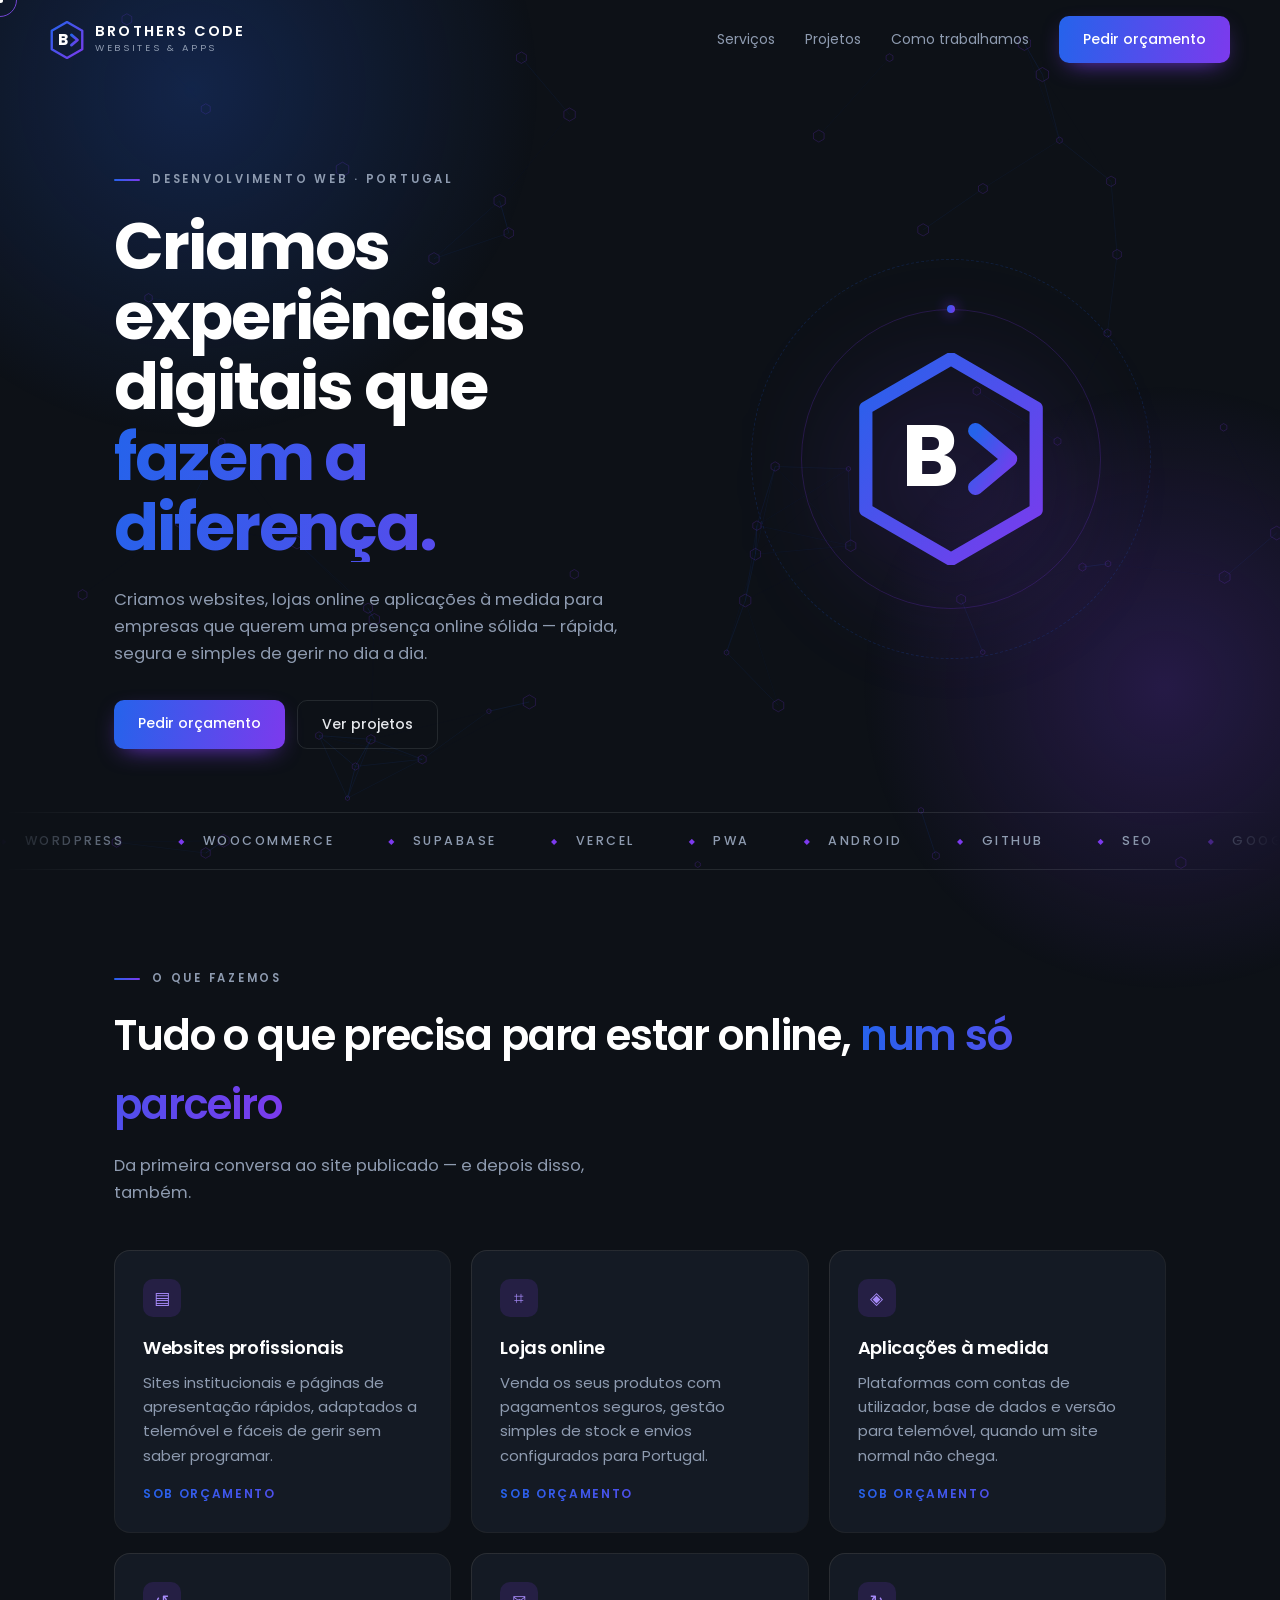
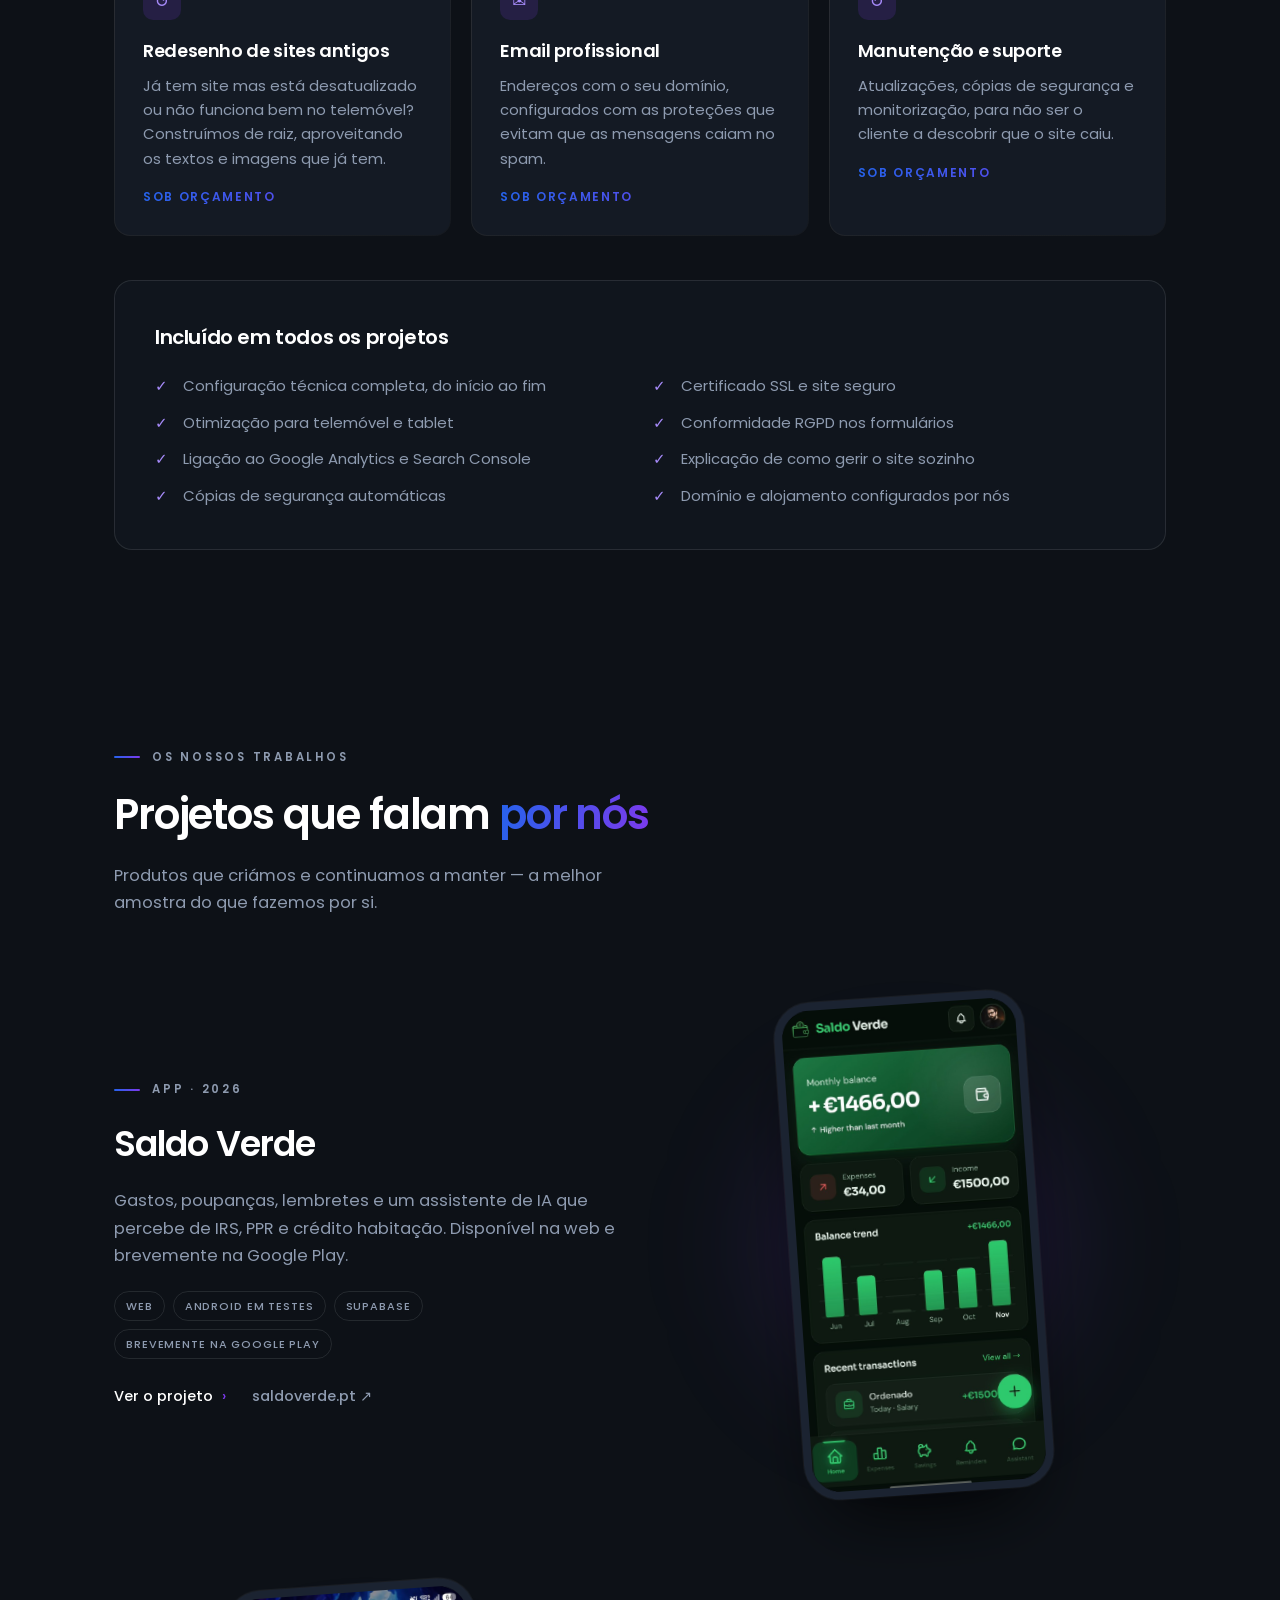
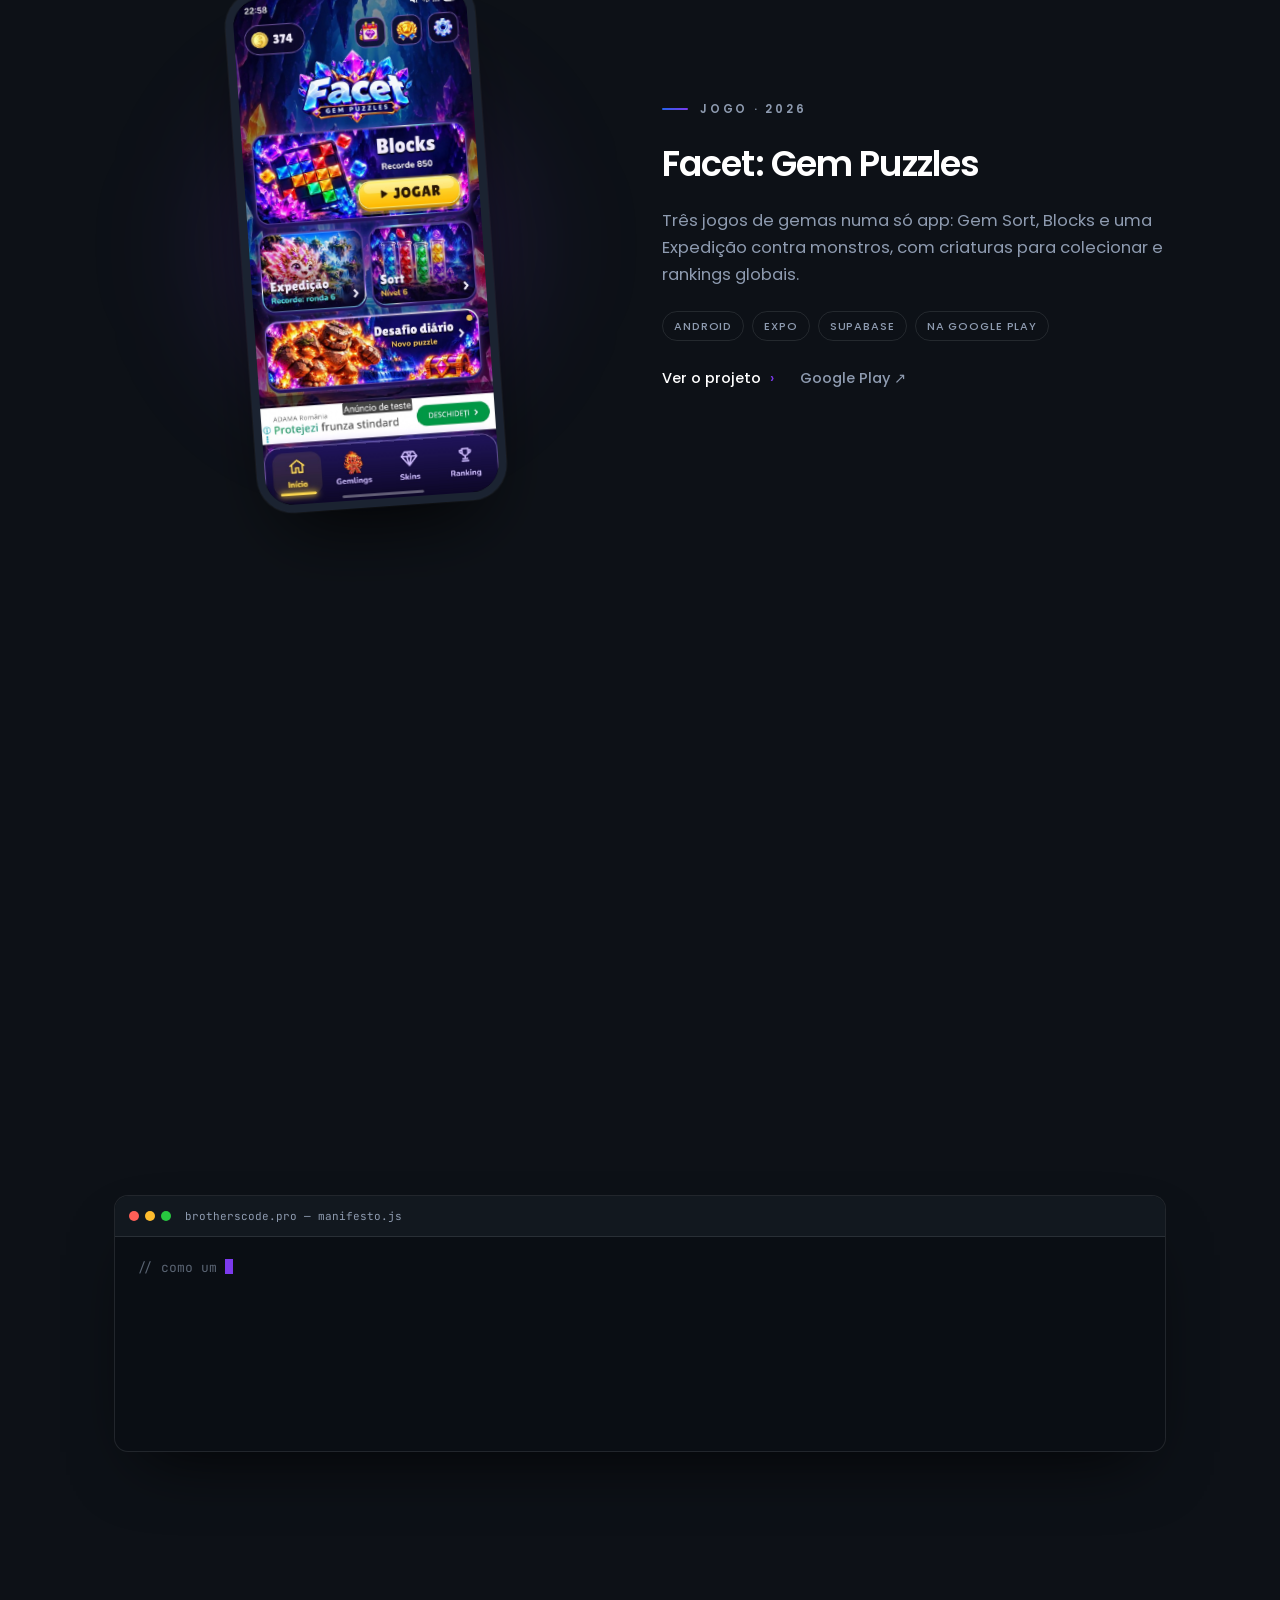
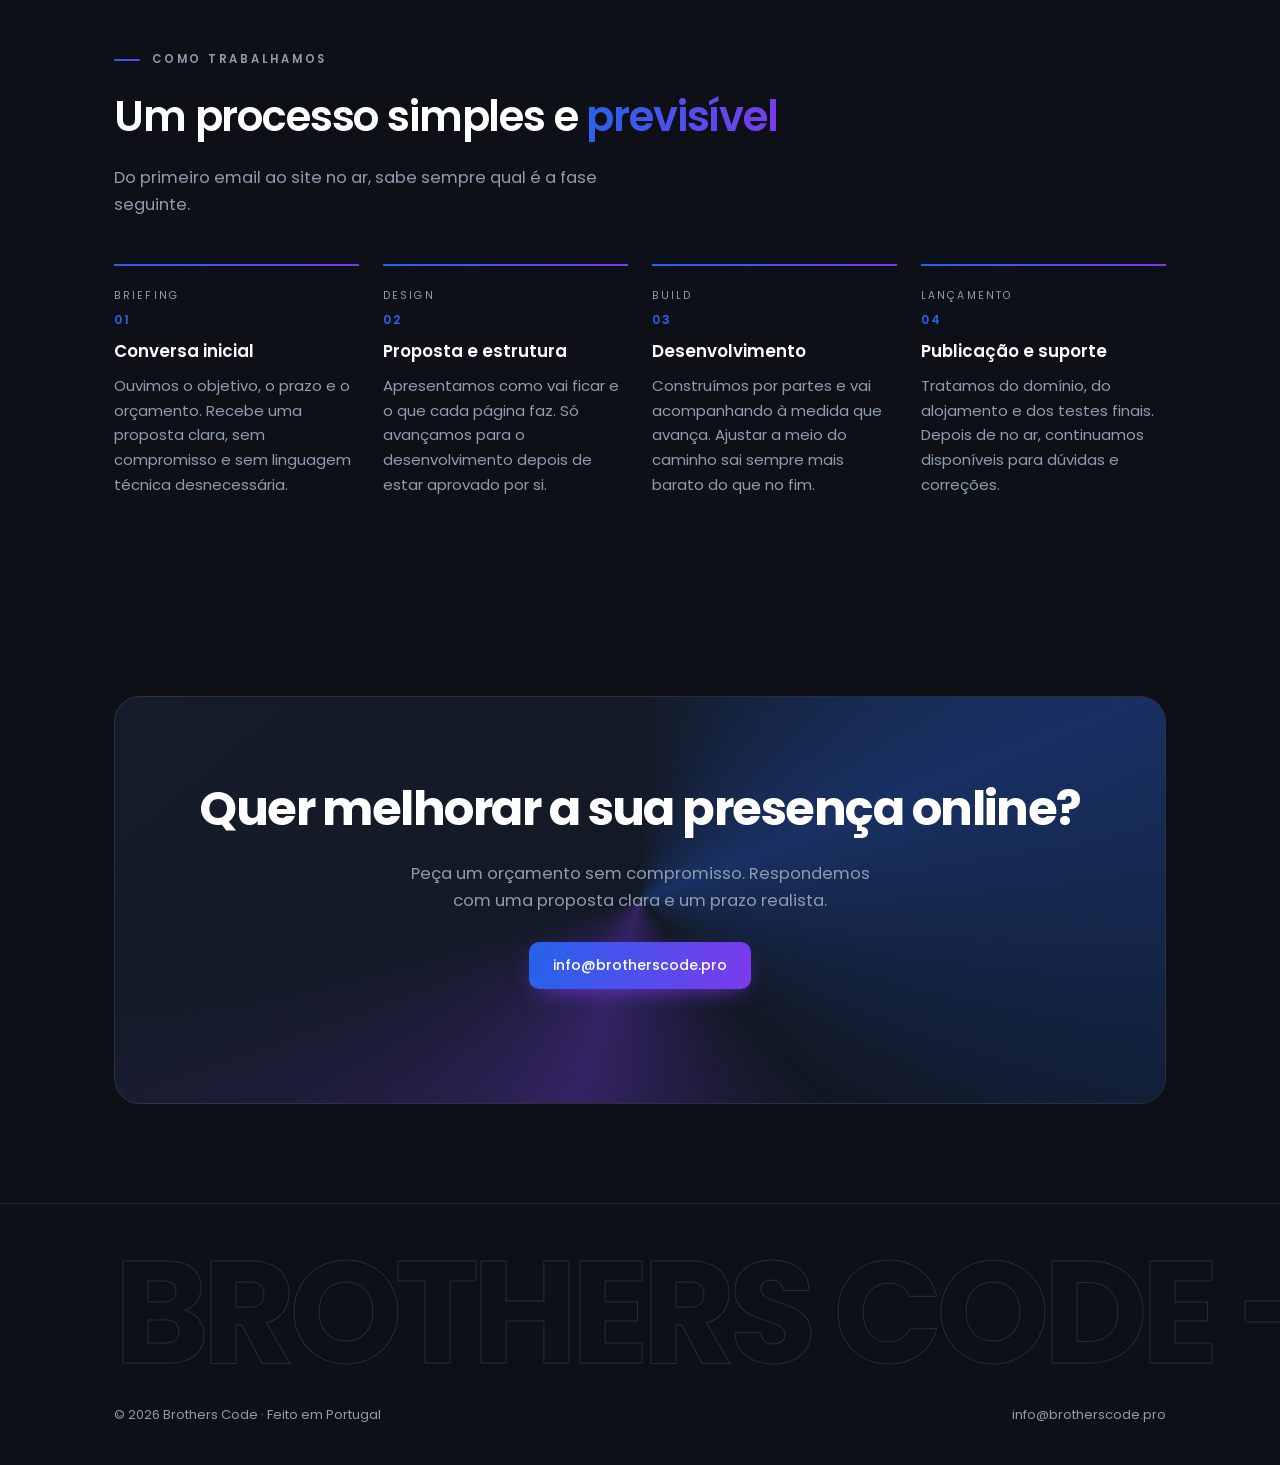
<file: index.html>
<!DOCTYPE html>
<html lang="pt-PT">
<head>
<meta charset="utf-8">
<meta name="viewport" content="width=device-width, initial-scale=1">
<title>Brothers Code — Websites &amp; Apps</title>
<meta name="description" content="Criamos websites, aplicações e lojas online em Portugal. Presença online rápida, segura e simples de gerir.">
<meta name="theme-color" content="#0D1117">
<meta property="og:title" content="Brothers Code — Websites &amp; Apps">
<meta property="og:description" content="Criamos experiências digitais que fazem a diferença.">
<meta property="og:type" content="website">
<meta property="og:url" content="https://brotherscode.pro">
<meta property="og:locale" content="pt_PT">
<meta property="og:site_name" content="Brothers Code">
<meta property="og:image" content="https://brotherscode.pro/brand/og-image.png">
<meta property="og:image:width" content="1200">
<meta property="og:image:height" content="630">
<meta property="og:image:alt" content="Brothers Code — Websites e Apps">
<meta name="twitter:card" content="summary_large_image">
<meta name="twitter:title" content="Brothers Code — Websites &amp; Apps">
<meta name="twitter:description" content="Criamos experiências digitais que fazem a diferença.">
<meta name="twitter:image" content="https://brotherscode.pro/brand/og-image.png">
<link rel="canonical" href="https://brotherscode.pro">
<link rel="icon" href="/brand/favicon.ico" sizes="any">
<link rel="icon" type="image/png" sizes="32x32" href="/brand/favicon-32.png">
<link rel="icon" type="image/png" sizes="16x16" href="/brand/favicon-16.png">
<link rel="apple-touch-icon" href="/brand/apple-touch-icon.png">
<link rel="manifest" href="/brand/site.webmanifest">
<link rel="preconnect" href="https://fonts.googleapis.com">
<link rel="preconnect" href="https://fonts.gstatic.com" crossorigin>
<link href="https://fonts.googleapis.com/css2?family=Poppins:wght@400;500;600;700&family=JetBrains+Mono:wght@400;500&display=swap" rel="stylesheet">
<style>
:root{
  --bg:#0D1117; --panel:#141A24; --panel-2:#1B2331;
  --line:rgba(229,231,235,.11);
  --text:#E5E7EB; --muted:#8E9BB0; --white:#fff;
  --blue:#2563EB; --violet:#7C3AED;
  --grad:linear-gradient(100deg,#2563EB,#7C3AED);
  --pad:clamp(20px,5vw,64px);
  --e:cubic-bezier(.16,.84,.28,1);
}
*{box-sizing:border-box;}
html{scroll-behavior:smooth;}
body{margin:0;background:var(--bg);color:var(--text);font-family:"Poppins",system-ui,sans-serif;
  font-size:16.5px;line-height:1.65;-webkit-font-smoothing:antialiased;overflow-x:hidden;}
body.loading{overflow:hidden;height:100vh;}
::selection{background:rgba(124,58,237,.4);color:#fff;}
.wrap{max-width:1180px;margin:0 auto;padding:0 var(--pad);position:relative;z-index:2;}

/* ============ ecrã de entrada ============ */
#boot{position:fixed;inset:0;z-index:200;background:var(--bg);
  display:flex;flex-direction:column;align-items:center;justify-content:center;gap:26px;
  transition:opacity .6s var(--e),visibility .6s;}
#boot.done{opacity:0;visibility:hidden;}
#boot svg{width:92px;height:104px;}
#boot .stroke{stroke-dasharray:320;stroke-dashoffset:320;animation:draw 1.15s var(--e) forwards;}
#boot .chev{stroke-dasharray:60;stroke-dashoffset:60;animation:draw .6s var(--e) .75s forwards;}
#boot .lt{opacity:0;animation:fadeIn .5s ease .55s forwards;}
@keyframes draw{to{stroke-dashoffset:0;}}
@keyframes fadeIn{to{opacity:1;}}
.boot-bar{width:170px;height:2px;background:rgba(229,231,235,.12);border-radius:2px;overflow:hidden;}
.boot-bar i{display:block;height:100%;width:0;background:var(--grad);transition:width .3s linear;}
.boot-tx{font-size:10.5px;letter-spacing:.32em;color:var(--muted);text-transform:uppercase;}

/* ============ fundo ============ */
#net{position:fixed;inset:0;z-index:0;pointer-events:none;}
.orb{position:fixed;border-radius:50%;z-index:0;pointer-events:none;}
.orb.a{width:62vw;height:62vw;max-width:820px;max-height:820px;left:-16vw;top:-24vw;
  background:radial-gradient(circle,rgba(37,99,235,.24),transparent 62%);animation:f1 22s ease-in-out infinite;}
.orb.b{width:54vw;height:54vw;max-width:700px;max-height:700px;right:-18vw;top:38vh;
  background:radial-gradient(circle,rgba(124,58,237,.22),transparent 62%);animation:f2 28s ease-in-out infinite;}
@keyframes f1{50%{transform:translate3d(60px,60px,0) scale(1.08);}}
@keyframes f2{50%{transform:translate3d(-70px,-50px,0) scale(1.1);}}

/* ============ cursor ============ */
#cur,#curDot{position:fixed;top:0;left:0;z-index:150;pointer-events:none;border-radius:50%;
  mix-blend-mode:screen;opacity:0;transition:opacity .3s;}
#cur{width:34px;height:34px;border:1px solid rgba(124,58,237,.85);margin:-17px 0 0 -17px;
  transition:width .3s var(--e),height .3s var(--e),margin .3s var(--e),background .3s,opacity .3s;}
#curDot{width:5px;height:5px;background:var(--white);margin:-2.5px 0 0 -2.5px;}
body.cursor-on #cur,body.cursor-on #curDot{opacity:1;}
body.cursor-on.hot #cur{width:64px;height:64px;margin:-32px 0 0 -32px;background:rgba(124,58,237,.16);}

/* ============ utilitários ============ */
.eyebrow{font-size:11.5px;font-weight:600;letter-spacing:.24em;text-transform:uppercase;
  color:var(--muted);display:flex;align-items:center;gap:12px;}
.eyebrow::before{content:"";width:26px;height:2px;background:var(--grad);border-radius:2px;}
.grad-text{background:var(--grad);-webkit-background-clip:text;background-clip:text;color:transparent;}
.rv{opacity:0;transform:translateY(28px);transition:opacity .85s var(--e),transform .85s var(--e);}
.rv.in{opacity:1;transform:none;}

/* ============ marca / header ============ */
.mark{display:flex;align-items:center;gap:11px;text-decoration:none;color:var(--white);}
.mark svg{width:34px;height:38px;}
.mark-txt b{display:block;font-weight:600;font-size:14.5px;letter-spacing:.15em;line-height:1.15;}
.mark-txt span{display:block;font-size:9.5px;letter-spacing:.28em;color:var(--muted);}
header{position:sticky;top:0;z-index:40;border-bottom:1px solid transparent;transition:background .35s,border-color .35s;}
header.stuck{background:rgba(13,17,23,.8);backdrop-filter:blur(16px);border-bottom-color:var(--line);}
.bar{display:flex;align-items:center;justify-content:space-between;gap:20px;padding:16px 0;}
.nav{display:flex;align-items:center;gap:30px;}
.nav a.lnk{font-size:14px;text-decoration:none;color:var(--muted);position:relative;}
.nav a.lnk::after{content:"";position:absolute;left:0;bottom:-4px;height:1.5px;width:0;background:var(--grad);transition:width .3s var(--e);}
.nav a.lnk:hover{color:var(--white);}
.nav a.lnk:hover::after{width:100%;}
@media(max-width:820px){.nav a.lnk{display:none;}}
/* cabecalho: a marca cede espaco, o botao nunca encolhe */
.bar{min-width:0;}
.mark{min-width:0;flex:0 1 auto;}
.mark svg{flex:none;}
.mark-txt{min-width:0;}
.nav{flex:none;}
.btn-short{display:none;}
@media(max-width:620px){
  .bar{gap:10px;padding:13px 0;}
  .mark{gap:9px;}
  .mark svg{width:29px;height:33px;}
  .mark-txt b{font-size:12px;letter-spacing:.07em;}
  .mark-txt span{font-size:8px;letter-spacing:.13em;}
  .btn-full{display:none;}
  .btn-short{display:inline;}
  .btn{padding:11px 17px;font-size:13.5px;}
}
@media(max-width:360px){
  .mark-txt b{font-size:11px;letter-spacing:.03em;}
  .mark-txt span{font-size:7.5px;letter-spacing:.1em;}
}
.btn{position:relative;display:inline-block;flex:none;white-space:nowrap;font-size:14px;font-weight:500;text-decoration:none;
  padding:12px 24px;border-radius:10px;color:var(--white);background:var(--grad);overflow:hidden;
  box-shadow:0 8px 24px -10px rgba(124,58,237,.95);
  transition:transform .25s var(--e),box-shadow .3s var(--e);will-change:transform;}
.btn::after{content:"";position:absolute;inset:0;transform:translateX(-110%);
  background:linear-gradient(100deg,transparent 20%,rgba(255,255,255,.34),transparent 80%);}
.btn:hover{box-shadow:0 16px 32px -12px rgba(124,58,237,1);}
.btn:hover::after{animation:sheen .75s var(--e) forwards;}
@keyframes sheen{to{transform:translateX(110%);}}
.btn.ghost{background:transparent;border:1px solid var(--line);box-shadow:none;color:var(--text);}
.btn.ghost:hover{border-color:rgba(124,58,237,.75);color:var(--white);}
.progress{position:fixed;top:0;left:0;height:3px;width:100%;z-index:60;background:var(--grad);transform:scaleX(0);transform-origin:left;}

/* ============ herói ============ */
.hero{padding:clamp(50px,10vh,110px) 0 clamp(40px,7vh,80px);}
.hero-in{display:grid;grid-template-columns:1.15fr .85fr;gap:40px;align-items:center;}
.hero h1{font-weight:700;font-size:clamp(2.2rem,5.6vw,4.1rem);line-height:1.07;letter-spacing:-.032em;
  color:var(--white);margin:22px 0 0;}
.hero h1 .ln{display:block;}
.hero h1 .ln i{display:block;font-style:normal;transform:translateY(105%);animation:rise 1s var(--e) forwards;}
.hero h1 .ln:nth-child(2) i{animation-delay:.09s;}
.hero h1 .ln:nth-child(3) i{animation-delay:.18s;}
@keyframes rise{to{opacity:1;transform:translateY(0);}}
.hero p{max-width:48ch;margin:24px 0 0;color:var(--muted);}
.hero-cta{display:flex;gap:12px;flex-wrap:wrap;margin-top:32px;}
.hero .eyebrow,.hero p,.hero-cta{opacity:0;animation:fadeUp .9s var(--e) forwards;}
.hero .eyebrow{animation-delay:.05s;} .hero p{animation-delay:.45s;} .hero-cta{animation-delay:.58s;}
@keyframes fadeUp{from{opacity:0;transform:translateY(20px);}to{opacity:1;transform:none;}}

.emblem{position:relative;display:grid;place-items:center;min-height:340px;}
.emblem .ring{position:absolute;border-radius:50%;border:1px solid rgba(124,58,237,.22);}
.emblem .r1{width:300px;height:300px;animation:spin 26s linear infinite;}
.emblem .r2{width:400px;height:400px;border-style:dashed;border-color:rgba(37,99,235,.18);animation:spin 40s linear reverse infinite;}
.emblem .sat{position:absolute;width:8px;height:8px;border-radius:50%;background:var(--grad);
  box-shadow:0 0 14px rgba(124,58,237,.9);top:calc(50% - 154px);left:calc(50% - 4px);
  transform-origin:4px 154px;animation:spin 26s linear infinite;}
@keyframes spin{to{transform:rotate(360deg);}}
.emblem svg.big{width:190px;height:212px;filter:drop-shadow(0 24px 60px rgba(124,58,237,.45));animation:hover 6s ease-in-out infinite;}
@keyframes hover{50%{transform:translateY(-16px);}}
@media(max-width:900px){.hero-in{grid-template-columns:1fr;} .emblem{min-height:250px;order:-1;} .emblem svg.big{width:140px;height:158px;} .emblem .r2,.emblem .sat{display:none;}}

/* ============ faixa de ferramentas ============ */
.strip{border-block:1px solid var(--line);padding:18px 0;overflow:hidden;
  -webkit-mask-image:linear-gradient(90deg,transparent,#000 12%,#000 88%,transparent);
  mask-image:linear-gradient(90deg,transparent,#000 12%,#000 88%,transparent);}
.track{display:flex;gap:54px;width:max-content;animation:slide 34s linear infinite;}
.track span{font-size:12.5px;font-weight:500;letter-spacing:.2em;text-transform:uppercase;
  color:var(--muted);white-space:nowrap;}
.track span::before{content:"◆";margin-right:16px;color:var(--violet);font-size:8px;vertical-align:middle;}
@keyframes slide{to{transform:translateX(-50%);}}
.strip:hover .track{animation-play-state:paused;}

/* ============ projetos ============ */
section.block{padding:clamp(64px,11vh,120px) 0;}
.head h2{font-weight:600;font-size:clamp(1.8rem,4vw,2.6rem);letter-spacing:-.028em;color:var(--white);margin:14px 0 0;}
.head p{color:var(--muted);margin:12px 0 0;max-width:48ch;}
.proj{display:grid;grid-template-columns:1fr 1fr;gap:44px;align-items:center;margin-top:70px;}
.proj:nth-of-type(even) .shot{order:2;}
.proj h3{font-weight:600;font-size:clamp(1.6rem,3.4vw,2.2rem);color:var(--white);margin:16px 0 0;letter-spacing:-.025em;}
.proj p{color:var(--muted);margin:14px 0 0;max-width:46ch;}
.tags{display:flex;gap:8px;flex-wrap:wrap;margin:22px 0 0;}
.tags span{font-size:11px;font-weight:500;letter-spacing:.08em;text-transform:uppercase;color:var(--muted);
  border:1px solid var(--line);padding:5px 11px;border-radius:99px;transition:border-color .3s,color .3s;}
.tags span:hover{border-color:rgba(124,58,237,.7);color:var(--white);}
.golink{display:inline-flex;align-items:center;gap:9px;margin-top:26px;text-decoration:none;
  font-weight:500;font-size:14.5px;color:var(--white);}
.golink i{font-style:normal;color:var(--violet);transition:transform .3s var(--e);}
.golink:hover i{transform:translateX(6px);}
.shot{position:relative;display:grid;place-items:center;padding:10px;perspective:1100px;}
.shot::before{content:"";position:absolute;width:76%;height:70%;border-radius:50%;filter:blur(60px);
  background:radial-gradient(circle,rgba(124,58,237,.34),transparent 68%);}
@media(max-width:900px){.proj{grid-template-columns:1fr;gap:34px;} .proj:nth-of-type(even) .shot{order:0;}}

/* --- mockup telemóvel --- */
.phone{position:relative;width:250px;height:498px;border-radius:36px;background:#000;
  border:8px solid #1B2331;box-shadow:0 40px 80px -30px rgba(0,0,0,.9),0 0 0 1px rgba(229,231,235,.06);
  overflow:hidden;transform:rotate(-4deg);transition:transform .6s var(--e);will-change:transform;}
.proj:hover .phone{transform:rotate(0) translateY(-8px);}
.phone img{display:block;width:100%;height:100%;object-fit:cover;}

/* --- mockup browser --- */
.browser{width:min(100%,440px);border-radius:14px;overflow:hidden;background:#0B0E13;
  border:1px solid rgba(229,231,235,.10);box-shadow:0 40px 80px -34px rgba(0,0,0,.9);
  transform:rotate(3deg);transition:transform .6s var(--e);will-change:transform;}
.proj:hover .browser{transform:rotate(0) translateY(-8px);}
.browser .top{display:flex;align-items:center;gap:6px;padding:10px 13px;background:#151B25;}
.browser .top i{width:9px;height:9px;border-radius:50%;background:#2C3746;}
.browser .url{flex:1;margin-left:8px;height:18px;border-radius:99px;background:#0D1117;
  font-size:9.5px;color:#7A8698;display:flex;align-items:center;padding:0 10px;}
.browser img{display:block;width:100%;height:auto;}

/* ============ cartoes porquê nós ============ */
.duo{display:grid;grid-template-columns:1fr 1fr;gap:22px;margin-top:46px;}
.bro{position:relative;border-radius:18px;padding:32px;overflow:hidden;isolation:isolate;
  background:linear-gradient(var(--panel),var(--panel)) padding-box,
             linear-gradient(140deg,rgba(229,231,235,.14),rgba(229,231,235,.04)) border-box;
  border:1px solid transparent;transition:transform .35s var(--e);}
.bro::after{content:"";position:absolute;inset:0;z-index:-1;border-radius:18px;
  background:radial-gradient(320px circle at var(--mx,50%) var(--my,0%),rgba(37,99,235,.18),transparent 62%);
  opacity:0;transition:opacity .35s;}
.bro:hover{transform:translateY(-6px);}
.bro:hover::after{opacity:1;}
.bro .role{font-size:11px;font-weight:600;letter-spacing:.2em;text-transform:uppercase;
  background:var(--grad);-webkit-background-clip:text;background-clip:text;color:transparent;}
.bro h4{font-weight:600;font-size:1.3rem;color:var(--white);margin:8px 0 0;letter-spacing:-.02em;}
.bro p{color:var(--muted);font-size:15px;margin:12px 0 0;}
@media(max-width:860px){.duo{grid-template-columns:1fr;}}

/* ============ terminal ============ */
.term{margin-top:26px;border-radius:14px;overflow:hidden;border:1px solid var(--line);
  background:#0A0E14;box-shadow:0 30px 70px -30px rgba(0,0,0,.85);}
.term .top{display:flex;align-items:center;gap:6px;padding:11px 14px;background:#12181F;border-bottom:1px solid var(--line);}
.term .top i{width:10px;height:10px;border-radius:50%;}
.term .top i:nth-child(1){background:#FF5F57;}
.term .top i:nth-child(2){background:#FEBC2E;}
.term .top i:nth-child(3){background:#28C840;}
.term .top span{margin-left:8px;font-family:"JetBrains Mono",monospace;font-size:11px;color:var(--muted);}
.term pre{margin:0;padding:20px 22px;font-family:"JetBrains Mono",monospace;font-size:13px;line-height:1.75;
  color:#C9D4E3;min-height:214px;white-space:pre-wrap;}
.term .c-key{color:#7C9BFF;} .term .c-str{color:#7EE0A3;} .term .c-com{color:#5A6473;} .term .c-pun{color:#8E9BB0;}
.term .caret{display:inline-block;width:8px;height:15px;background:var(--violet);vertical-align:-2px;animation:blink 1s steps(1) infinite;}
@keyframes blink{50%{opacity:0;}}

/* ============ servicos ============ */
.svcs{display:grid;grid-template-columns:repeat(3,1fr);gap:20px;margin-top:44px;}
.svc{position:relative;border-radius:16px;padding:28px;isolation:isolate;
  background:linear-gradient(var(--panel),var(--panel)) padding-box,
             linear-gradient(140deg,rgba(229,231,235,.14),rgba(229,231,235,.04)) border-box;
  border:1px solid transparent;transition:transform .35s var(--e);}
.svc::after{content:"";position:absolute;inset:0;z-index:-1;border-radius:16px;
  background:radial-gradient(300px circle at var(--mx,50%) var(--my,0%),rgba(124,58,237,.18),transparent 62%);
  opacity:0;transition:opacity .35s;}
.svc:hover{transform:translateY(-6px);}
.svc:hover::after{opacity:1;}
.svc .ic{width:38px;height:38px;border-radius:10px;display:grid;place-items:center;font-size:17px;
  background:rgba(124,58,237,.16);color:#A78BFA;margin-bottom:16px;}
.svc h4{font-weight:600;font-size:1.12rem;color:var(--white);margin:0 0 8px;letter-spacing:-.02em;}
.svc p{margin:0;color:var(--muted);font-size:14.8px;}
.svc .from{display:block;margin-top:16px;font-size:12px;letter-spacing:.14em;text-transform:uppercase;
  background:var(--grad);-webkit-background-clip:text;background-clip:text;color:transparent;font-weight:600;}
@media(max-width:940px){.svcs{grid-template-columns:1fr 1fr;}}
@media(max-width:640px){.svcs{grid-template-columns:1fr;}}

/* ============ incluido ============ */
.incl{margin-top:44px;border:1px solid var(--line);border-radius:18px;padding:clamp(26px,4vw,40px);
  background:rgba(20,26,36,.55);}
.incl h3{font-weight:600;font-size:1.25rem;color:var(--white);margin:0 0 20px;letter-spacing:-.02em;}
.incl ul{list-style:none;margin:0;padding:0;display:grid;grid-template-columns:repeat(2,1fr);gap:12px 26px;}
.incl li{position:relative;padding-left:28px;font-size:15px;color:var(--muted);}
.incl li::before{content:"✓";position:absolute;left:0;top:0;color:#A78BFA;font-weight:700;}
@media(max-width:720px){.incl ul{grid-template-columns:1fr;}}

/* ============ processo ============ */
.steps{display:grid;grid-template-columns:repeat(4,1fr);gap:24px;margin-top:46px;}
.step{border-top:1px solid var(--line);padding-top:22px;position:relative;}
.step::before{content:"";position:absolute;top:-1px;left:0;height:2px;width:0;background:var(--grad);transition:width 1s var(--e);}
.step.in::before{width:100%;}
.step:nth-child(2)::before{transition-delay:.15s;}
.step:nth-child(3)::before{transition-delay:.3s;}
.step:nth-child(4)::before{transition-delay:.45s;}
.step .tagline{font-size:10.5px;letter-spacing:.2em;text-transform:uppercase;color:var(--muted);margin-bottom:6px;}
.num{font-size:12px;font-weight:600;letter-spacing:.2em;background:var(--grad);
  -webkit-background-clip:text;background-clip:text;color:transparent;}
.step h4{font-weight:600;font-size:1.05rem;color:var(--white);margin:8px 0;}
.step p{margin:0;color:var(--muted);font-size:15px;}
@media(max-width:980px){.steps{grid-template-columns:1fr 1fr;}}
@media(max-width:600px){.steps{grid-template-columns:1fr;}}

/* ============ contacto ============ */
.cta-band{position:relative;border-radius:26px;padding:clamp(36px,6vw,72px);text-align:center;overflow:hidden;
  background:linear-gradient(140deg,#161D2A,#0F151F);border:1px solid var(--line);}
.cta-band::before{content:"";position:absolute;inset:-60% -20%;
  background:conic-gradient(from 0deg,transparent,rgba(37,99,235,.32),transparent 38%,rgba(124,58,237,.32),transparent 72%);
  animation:spin 18s linear infinite;}
.cta-band>*{position:relative;z-index:1;}
.cta-band h2{font-weight:700;font-size:clamp(1.9rem,5vw,3rem);letter-spacing:-.032em;color:var(--white);margin:0 0 12px;}
.cta-band p{color:var(--muted);margin:0 auto;max-width:44ch;}
.cta-band .btn{margin-top:28px;}
.copy-hint{display:block;margin-top:14px;font-size:12px;color:var(--muted);opacity:0;transition:opacity .3s;}
.copy-hint.show{opacity:1;}

footer{border-top:1px solid var(--line);padding:44px 0 40px;overflow:hidden;}
.wordmark{font-weight:700;font-size:clamp(2.6rem,13vw,9rem);letter-spacing:-.05em;line-height:.9;
  color:transparent;-webkit-text-stroke:1px rgba(229,231,235,.13);white-space:nowrap;will-change:transform;}
.foot{display:flex;justify-content:space-between;align-items:center;gap:18px;flex-wrap:wrap;
  font-size:13px;color:var(--muted);margin-top:26px;}
.foot a{text-decoration:none;color:var(--muted);}
.foot a:hover{color:var(--white);}

@media (prefers-reduced-motion:reduce){
  *,*::before,*::after{animation:none !important;transition:none !important;}
  html{scroll-behavior:auto;}
  .rv{opacity:1;transform:none;}
  .hero h1 .ln i{transform:none;opacity:1;}
  .hero .eyebrow,.hero p,.hero-cta{opacity:1;}
  .step::before{width:100%;}
  .sv .bars i{transform:scaleY(1);}
}
</style>
</head>
<body class="loading">

<div id="boot">
  <svg viewBox="0 0 100 112" aria-hidden="true">
    <path class="stroke" d="M50 3 95 29v54L50 109 5 83V29z" fill="none" stroke="url(#g1)" stroke-width="6" stroke-linejoin="round"/>
    <text class="lt" x="24" y="70" font-family="Poppins,sans-serif" font-weight="700" font-size="44" fill="#fff">B</text>
    <path class="chev" d="M63 41l18 15-18 15" fill="none" stroke="url(#g1)" stroke-width="8" stroke-linecap="round" stroke-linejoin="round"/>
  </svg>
  <div class="boot-bar"><i id="bootFill"></i></div>
  <div class="boot-tx">Brothers Code</div>
</div>

<svg width="0" height="0" style="position:absolute" aria-hidden="true"><defs>
  <linearGradient id="g1" x1="0" y1="0" x2="1" y2="1">
    <stop offset="0%" stop-color="#2563EB"/><stop offset="100%" stop-color="#7C3AED"/>
  </linearGradient>
  <symbol id="hexlogo" viewBox="0 0 100 112">
    <path d="M50 3 95 29v54L50 109 5 83V29z" fill="none" stroke="url(#g1)" stroke-width="7" stroke-linejoin="round"/>
    <text x="24" y="70" font-family="Poppins,sans-serif" font-weight="700" font-size="46" fill="#FFFFFF">B</text>
    <path d="M63 41l18 15-18 15" fill="none" stroke="url(#g1)" stroke-width="8" stroke-linecap="round" stroke-linejoin="round"/>
  </symbol>
</defs></svg>

<div class="progress" id="progress" aria-hidden="true"></div>
<canvas id="net" aria-hidden="true"></canvas>
<div class="orb a" aria-hidden="true"></div>
<div class="orb b" aria-hidden="true"></div>
<div id="cur" aria-hidden="true"></div><div id="curDot" aria-hidden="true"></div>

<header id="top">
  <div class="wrap bar">
    <a class="mark" href="#top" aria-label="Brothers Code, início">
      <svg viewBox="0 0 100 112" aria-hidden="true"><use href="#hexlogo"/></svg>
      <span class="mark-txt"><b>BROTHERS CODE</b><span>WEBSITES &amp; APPS</span></span>
    </a>
    <nav class="nav">
      <a class="lnk" href="#servicos">Serviços</a>
      <a class="lnk" href="#projetos">Projetos</a>
      <a class="lnk" href="#processo">Como trabalhamos</a>
      <a class="btn mag" href="#contacto"><span class="btn-full">Pedir orçamento</span><span class="btn-short">Orçamento</span></a>
    </nav>
  </div>
</header>

<main>
  <section class="hero">
    <div class="wrap hero-in">
      <div>
        <div class="eyebrow">Desenvolvimento web · Portugal</div>
        <h1>
          <span class="ln"><i>Criamos experiências</i></span>
          <span class="ln"><i>digitais que</i></span>
          <span class="ln"><i class="grad-text">fazem a diferença.</i></span>
        </h1>
        <p>Criamos websites, lojas online e aplicações à medida para empresas que querem uma presença online sólida — rápida, segura e simples de gerir no dia a dia.</p>
        <div class="hero-cta">
          <a class="btn mag" href="#contacto"><span class="btn-full">Pedir orçamento</span><span class="btn-short">Orçamento</span></a>
          <a class="btn ghost mag" href="#projetos">Ver projetos</a>
        </div>
      </div>
      <div class="emblem" aria-hidden="true">
        <div class="ring r1"></div><div class="ring r2"></div><div class="sat"></div>
        <svg class="big" id="bigHex" viewBox="0 0 100 112"><use href="#hexlogo"/></svg>
      </div>
    </div>
  </section>

  <div class="strip">
    <div class="track" id="track" aria-hidden="true">
      <span>WordPress</span><span>WooCommerce</span><span>Supabase</span><span>Vercel</span>
      <span>PWA</span><span>Android</span><span>GitHub</span><span>SEO</span><span>Google Analytics</span>
    </div>
  </div>

  <section class="block" id="servicos">
    <div class="wrap">
      <div class="head rv">
        <div class="eyebrow">O que fazemos</div>
        <h2>Tudo o que precisa para estar online, <span class="grad-text">num só parceiro</span></h2>
        <p>Da primeira conversa ao site publicado — e depois disso, também.</p>
      </div>

      <div class="svcs">
        <div class="svc rv glow"><div class="ic">▤</div>
          <h4>Websites profissionais</h4>
          <p>Sites institucionais e páginas de apresentação rápidos, adaptados a telemóvel e fáceis de gerir sem saber programar.</p>
          <span class="from">Sob orçamento</span></div>

        <div class="svc rv glow"><div class="ic">⌗</div>
          <h4>Lojas online</h4>
          <p>Venda os seus produtos com pagamentos seguros, gestão simples de stock e envios configurados para Portugal.</p>
          <span class="from">Sob orçamento</span></div>

        <div class="svc rv glow"><div class="ic">◈</div>
          <h4>Aplicações à medida</h4>
          <p>Plataformas com contas de utilizador, base de dados e versão para telemóvel, quando um site normal não chega.</p>
          <span class="from">Sob orçamento</span></div>

        <div class="svc rv glow"><div class="ic">↺</div>
          <h4>Redesenho de sites antigos</h4>
          <p>Já tem site mas está desatualizado ou não funciona bem no telemóvel? Construímos de raiz, aproveitando os textos e imagens que já tem.</p>
          <span class="from">Sob orçamento</span></div>

        <div class="svc rv glow"><div class="ic">✉</div>
          <h4>Email profissional</h4>
          <p>Endereços com o seu domínio, configurados com as proteções que evitam que as mensagens caiam no spam.</p>
          <span class="from">Sob orçamento</span></div>

        <div class="svc rv glow"><div class="ic">↻</div>
          <h4>Manutenção e suporte</h4>
          <p>Atualizações, cópias de segurança e monitorização, para não ser o cliente a descobrir que o site caiu.</p>
          <span class="from">Sob orçamento</span></div>
      </div>

      <div class="incl rv">
        <h3>Incluído em todos os projetos</h3>
        <ul>
          <li>Configuração técnica completa, do início ao fim</li>
          <li>Certificado SSL e site seguro</li>
          <li>Otimização para telemóvel e tablet</li>
          <li>Conformidade RGPD nos formulários</li>
          <li>Ligação ao Google Analytics e Search Console</li>
          <li>Explicação de como gerir o site sozinho</li>
          <li>Cópias de segurança automáticas</li>
          <li>Domínio e alojamento configurados por nós</li>
        </ul>
      </div>
    </div>
  </section>

  <section class="block" id="projetos">
    <div class="wrap">
      <div class="head rv">
        <div class="eyebrow">Os nossos trabalhos</div>
        <h2>Projetos que falam <span class="grad-text">por nós</span></h2>
        <p>Produtos que criámos e continuamos a manter — a melhor amostra do que fazemos por si.</p>
      </div>

      <div class="proj rv">
        <div class="shot">
          <div class="phone tilt3d">
            <img src="/assets/saldo-verde-app.jpg" alt="Ecrã principal do Saldo Verde" width="720" height="1505" loading="lazy">
          </div>
        </div>
        <div>
          <div class="eyebrow">App · 2026</div>
          <h3>Saldo Verde</h3>
          <p>Gastos, poupanças, lembretes e um assistente de IA que percebe de IRS, PPR e crédito habitação. Disponível na web e brevemente na Google Play.</p>
          <div class="tags"><span>Web</span><span>Android em testes</span><span>Supabase</span><span>Brevemente na Google Play</span></div>
          <a class="golink" href="/projetos/saldo-verde.html">Ver o projeto <i>&#8250;</i></a>
          <a class="golink" style="margin-left:22px;color:var(--muted)" href="https://saldoverde.pt" target="_blank" rel="noopener">saldoverde.pt ↗</a>
        </div>
      </div>

      <div class="proj rv">
        <div class="shot">
          <div class="phone tilt3d" style="height:auto">
            <img src="/assets/facet-inicio.jpg" width="720" height="1560" alt="Ecrã inicial do Facet" style="height:auto" loading="lazy">
          </div>
        </div>
        <div>
          <div class="eyebrow">Jogo · 2026</div>
          <h3>Facet: Gem Puzzles</h3>
          <p>Três jogos de gemas numa só app: Gem Sort, Blocks e uma Expedição contra monstros, com criaturas para colecionar e rankings globais.</p>
          <div class="tags"><span>Android</span><span>Expo</span><span>Supabase</span><span>Na Google Play</span></div>
          <a class="golink" href="/projetos/facet.html">Ver o projeto <i>&#8250;</i></a>
          <a class="golink" style="margin-left:22px;color:var(--muted)" href="https://play.google.com/store/apps/details?id=pro.brotherscode.facet" target="_blank" rel="noopener">Google Play ↗</a>
        </div>
      </div>

    </div>
  </section>

  <section class="block" id="porque">
    <div class="wrap">
      <div class="head rv">
        <div class="eyebrow">Porquê nós</div>
        <h2>Um parceiro <span class="grad-text">direto e de confiança</span></h2>
        <p>Acompanhamos cada projeto do início ao fim, com contacto direto e sem intermediários. O resultado é um trabalho transparente, no prazo combinado.</p>
      </div>
      <div class="duo">
        <div class="bro rv glow">
          <div class="role">Orçamentos</div>
          <h4>Valores definidos à partida</h4>
          <p>Cada proposta indica o valor e o prazo antes do início do trabalho. Se houver alterações durante o projeto, o impacto no custo é comunicado antes de avançar.</p>

        </div>
        <div class="bro rv glow">
          <div class="role">Tecnologia</div>
          <h4>Soluções que perduram</h4>
          <p>Utilizamos tecnologias estáveis e amplamente adotadas, para garantir projetos rápidos, seguros e fáceis de manter a longo prazo.</p>

        </div>
      </div>

      <div class="term rv">
        <div class="top"><i></i><i></i><i></i><span>brotherscode.pro — manifesto.js</span></div>
        <pre id="termCode" aria-label="Manifesto em código"></pre>
      </div>
    </div>
  </section>

  <section class="block" id="processo">
    <div class="wrap">
      <div class="head rv">
        <div class="eyebrow">Como trabalhamos</div>
        <h2>Um processo simples e <span class="grad-text">previsível</span></h2>
        <p>Do primeiro email ao site no ar, sabe sempre qual é a fase seguinte.</p>
      </div>
      <div class="steps">
        <div class="step rv"><div class="tagline">Briefing</div><div class="num">01</div><h4>Conversa inicial</h4>
          <p>Ouvimos o objetivo, o prazo e o orçamento. Recebe uma proposta clara, sem compromisso e sem linguagem técnica desnecessária.</p></div>
        <div class="step rv"><div class="tagline">Design</div><div class="num">02</div><h4>Proposta e estrutura</h4>
          <p>Apresentamos como vai ficar e o que cada página faz. Só avançamos para o desenvolvimento depois de estar aprovado por si.</p></div>
        <div class="step rv"><div class="tagline">Build</div><div class="num">03</div><h4>Desenvolvimento</h4>
          <p>Construímos por partes e vai acompanhando à medida que avança. Ajustar a meio do caminho sai sempre mais barato do que no fim.</p></div>
        <div class="step rv"><div class="tagline">Lançamento</div><div class="num">04</div><h4>Publicação e suporte</h4>
          <p>Tratamos do domínio, do alojamento e dos testes finais. Depois de no ar, continuamos disponíveis para dúvidas e correções.</p></div>
      </div>
    </div>
  </section>

  <section class="block" id="contacto">
    <div class="wrap">
      <div class="cta-band rv">
        <h2>Quer melhorar a sua presença online?</h2>
        <p>Peça um orçamento sem compromisso. Respondemos com uma proposta clara e um prazo realista.</p>
        <a class="btn mag" href="mailto:info@brotherscode.pro" id="mailBtn">info@brotherscode.pro</a>
        <span class="copy-hint" id="copyHint">Endereço copiado ✓</span>
      </div>
    </div>
  </section>
</main>

<footer>
  <div class="wrap">
    <div class="wordmark" id="wordmark">BROTHERS CODE — BROTHERS CODE</div>
    <div class="foot">
      <div>© 2026 Brothers Code · Feito em Portugal</div>
      <div><a href="mailto:info@brotherscode.pro">info@brotherscode.pro</a></div>
    </div>
  </div>
</footer>

<script>
(function(){
  var reduce = matchMedia('(prefers-reduced-motion: reduce)').matches;
  var fine = matchMedia('(hover:hover) and (pointer:fine)').matches;

  /* ---- ecrã de entrada ---- */
  var boot = document.getElementById('boot'), fill = document.getElementById('bootFill'), p = 0;
  var tick = setInterval(function(){
    p = Math.min(p + Math.random()*22 + 8, 100);
    fill.style.width = p + '%';
    if (p >= 100){
      clearInterval(tick);
      setTimeout(function(){ boot.classList.add('done'); document.body.classList.remove('loading'); }, 320);
    }
  }, reduce ? 40 : 170);

  /* ---- progresso + header + wordmark ---- */
  var bar = document.getElementById('progress'), header = document.querySelector('header');
  var wm = document.getElementById('wordmark');
  function onScroll(){
    var h = document.body.scrollHeight - innerHeight;
    var k = h > 0 ? Math.min(scrollY/h, 1) : 0;
    bar.style.transform = 'scaleX(' + k + ')';
    header.classList.toggle('stuck', scrollY > 12);
    if (wm && !reduce) wm.style.transform = 'translateX(' + (-k*22) + '%)';
  }
  onScroll(); addEventListener('scroll', onScroll, {passive:true});

  /* ---- faixa de ferramentas em ciclo continuo ---- */
  var track = document.getElementById('track');
  if (track) track.innerHTML += track.innerHTML;

  /* ---- revelações ---- */
  if ('IntersectionObserver' in window){
    var io = new IntersectionObserver(function(es){
      es.forEach(function(e){ if(e.isIntersecting){ e.target.classList.add('in'); io.unobserve(e.target); } });
    }, {threshold:.15, rootMargin:'0px 0px -8% 0px'});
    document.querySelectorAll('.rv,.step').forEach(function(el){ io.observe(el); });

  } else {
    document.querySelectorAll('.rv,.step').forEach(function(el){ el.classList.add('in'); });
  }

  /* ---- terminal a escrever ---- */
  var termEl = document.getElementById('termCode');
  if (termEl){
    var LINES = [
      [['c-com','// como um projeto anda ca por casa']],
      [['c-key','const'],['','\u00A0projeto\u00A0'],['c-pun','=\u00A0'],['','conversa'],['c-pun','('],['c-str','"a tua ideia"'],['c-pun',');']],
      [['','projeto'],['c-pun','.'],['','construir'],['c-pun','({\u00A0'],['c-key','porPartes'],['c-pun',':\u00A0'],['c-key','true'],['c-pun','\u00A0});']],
      [['','projeto'],['c-pun','.'],['','publicar'],['c-pun','();']],
      [['c-com','// depois de no ar, nao fica sozinho']],
      [['c-key','while'],['c-pun','\u00A0('],['','noAr'],['c-pun',')\u00A0{\u00A0'],['','acompanhar'],['c-pun','();\u00A0}']]
    ];
    var typed = false;
    function typeTerm(){
      if (typed) return; typed = true;
      if (reduce){
        termEl.innerHTML = LINES.map(function(l){
          return l.map(function(s){ return '<span class="'+s[0]+'">'+s[1]+'</span>'; }).join('');
        }).join('\n');
        return;
      }
      var li = 0, si = 0, ci = 0;
      var caret = document.createElement('span'); caret.className = 'caret';
      termEl.appendChild(caret);
      (function step(){
        if (li >= LINES.length){ return; }
        var line = LINES[li];
        if (si === 0 && ci === 0 && li > 0) termEl.insertBefore(document.createTextNode('\n'), caret);
        var seg = line[si], span = termEl.querySelector('[data-cur]');
        if (!span){
          span = document.createElement('span');
          span.className = seg[0]; span.setAttribute('data-cur','1');
          termEl.insertBefore(span, caret);
        }
        span.textContent = seg[1].slice(0, ++ci);
        if (ci >= seg[1].length){
          span.removeAttribute('data-cur'); ci = 0; si++;
          if (si >= line.length){ si = 0; li++; }
        }
        setTimeout(step, 26 + Math.random()*34);
      })();
    }
    if ('IntersectionObserver' in window){
      var to = new IntersectionObserver(function(es){
        es.forEach(function(e){ if(e.isIntersecting){ typeTerm(); to.disconnect(); } });
      }, {threshold:.4});
      to.observe(termEl);
    } else typeTerm();
  }

  /* ---- cursor personalizado ---- */
  if (fine && !reduce){
    document.body.classList.add('cursor-on');
    var cur = document.getElementById('cur'), dot = document.getElementById('curDot');
    var tx=0,ty=0,cx=0,cy=0;
    addEventListener('pointermove', function(e){
      tx=e.clientX; ty=e.clientY;
      dot.style.transform = 'translate3d('+tx+'px,'+ty+'px,0)';
    });
    (function loop(){
      cx += (tx-cx)*.16; cy += (ty-cy)*.16;
      cur.style.transform = 'translate3d('+cx+'px,'+cy+'px,0)';
      requestAnimationFrame(loop);
    })();
    document.querySelectorAll('a,button,.proj,.bro').forEach(function(el){
      el.addEventListener('pointerenter', function(){ document.body.classList.add('hot'); });
      el.addEventListener('pointerleave', function(){ document.body.classList.remove('hot'); });
    });
  }

  /* ---- botões magnéticos ---- */
  if (fine && !reduce){
    document.querySelectorAll('.mag').forEach(function(btn){
      btn.addEventListener('pointermove', function(e){
        var r = btn.getBoundingClientRect();
        var x = (e.clientX - r.left - r.width/2) * .28;
        var y = (e.clientY - r.top - r.height/2) * .28;
        btn.style.transform = 'translate(' + x + 'px,' + y + 'px)';
      });
      btn.addEventListener('pointerleave', function(){ btn.style.transform = ''; });
    });
  }

  /* ---- brilho a seguir o rato nos cartões "quem somos" ---- */
  if (fine){
    document.querySelectorAll('.glow').forEach(function(el){
      el.addEventListener('pointermove', function(e){
        var r = el.getBoundingClientRect();
        el.style.setProperty('--mx', (e.clientX - r.left) + 'px');
        el.style.setProperty('--my', (e.clientY - r.top) + 'px');
      });
    });
  }

  /* ---- mockups em 3D a seguir o rato ---- */
  if (fine && !reduce){
    document.querySelectorAll('.shot').forEach(function(shot){
      var obj = shot.querySelector('.tilt3d');
      if (!obj) return;
      shot.addEventListener('pointermove', function(e){
        var r = shot.getBoundingClientRect();
        var rx = ((e.clientY - r.top)/r.height - .5) * -9;
        var ry = ((e.clientX - r.left)/r.width - .5) * 9;
        obj.style.transform = 'rotate(0deg) translateY(-8px) rotateX(' + rx + 'deg) rotateY(' + ry + 'deg)';
      });
      shot.addEventListener('pointerleave', function(){ obj.style.transform = ''; });
    });
  }

  /* ---- paralaxe do emblema ---- */
  var big = document.getElementById('bigHex');
  if (big && fine && !reduce){
    addEventListener('pointermove', function(e){
      var x = (e.clientX/innerWidth - .5), y = (e.clientY/innerHeight - .5);
      big.style.transform = 'perspective(900px) rotateY('+(x*16)+'deg) rotateX('+(-y*16)+'deg)';
    });
  }

  /* ---- copiar email ---- */
  var mailBtn = document.getElementById('mailBtn'), hint = document.getElementById('copyHint');
  if (mailBtn && navigator.clipboard){
    mailBtn.addEventListener('click', function(){
      navigator.clipboard.writeText('info@brotherscode.pro').then(function(){
        hint.classList.add('show');
        setTimeout(function(){ hint.classList.remove('show'); }, 2200);
      }).catch(function(){});
    });
  }

  /* ---- rede de hexágonos ---- */
  var cv = document.getElementById('net');
  if (cv && !reduce){
    var ctx = cv.getContext('2d'), nodes = [], mouse = {x:-999,y:-999};
    function size(){
      var dpr = Math.min(devicePixelRatio||1, 2);
      cv.width = innerWidth*dpr; cv.height = innerHeight*dpr;
      cv.style.width = innerWidth+'px'; cv.style.height = innerHeight+'px';
      ctx.setTransform(dpr,0,0,dpr,0,0);
      var n = innerWidth < 760 ? 26 : 58;
      nodes = [];
      for (var i=0;i<n;i++){
        nodes.push({x:Math.random()*innerWidth, y:Math.random()*innerHeight,
                    vx:(Math.random()-.5)*.22, vy:(Math.random()-.5)*.22, r:Math.random()*1.6+.7});
      }
    }
    function hex(x,y,r){
      ctx.beginPath();
      for(var i=0;i<6;i++){
        var a = Math.PI/180*(60*i-30);
        i ? ctx.lineTo(x+r*Math.cos(a), y+r*Math.sin(a)) : ctx.moveTo(x+r*Math.cos(a), y+r*Math.sin(a));
      }
      ctx.closePath();
    }
    function draw(){
      ctx.clearRect(0,0,innerWidth,innerHeight);
      for (var i=0;i<nodes.length;i++){
        var a = nodes[i];
        a.x += a.vx; a.y += a.vy;
        if (a.x<0||a.x>innerWidth) a.vx*=-1;
        if (a.y<0||a.y>innerHeight) a.vy*=-1;
        var dm = Math.hypot(a.x-mouse.x, a.y-mouse.y), near = dm < 190;
        ctx.strokeStyle = near ? 'rgba(124,58,237,'+(.55*(1-dm/190)+.12)+')' : 'rgba(124,58,237,.20)';
        ctx.lineWidth = 1;
        hex(a.x, a.y, a.r*3.2 + (near ? 5*(1-dm/190) : 0));
        ctx.stroke();
        for (var j=i+1;j<nodes.length;j++){
          var b = nodes[j], d = Math.hypot(a.x-b.x, a.y-b.y);
          if (d < 132){
            ctx.strokeStyle = 'rgba(37,99,235,'+(.16*(1-d/132))+')';
            ctx.beginPath(); ctx.moveTo(a.x,a.y); ctx.lineTo(b.x,b.y); ctx.stroke();
          }
        }
        if (near){
          ctx.strokeStyle = 'rgba(124,58,237,'+(.30*(1-dm/190))+')';
          ctx.beginPath(); ctx.moveTo(a.x,a.y); ctx.lineTo(mouse.x,mouse.y); ctx.stroke();
        }
      }
      requestAnimationFrame(draw);
    }
    addEventListener('pointermove', function(e){ mouse.x=e.clientX; mouse.y=e.clientY; });
    addEventListener('pointerleave', function(){ mouse.x=mouse.y=-999; });
    addEventListener('resize', size);
    size(); draw();
  }
})();
</script>
</body>
</html>
</file>
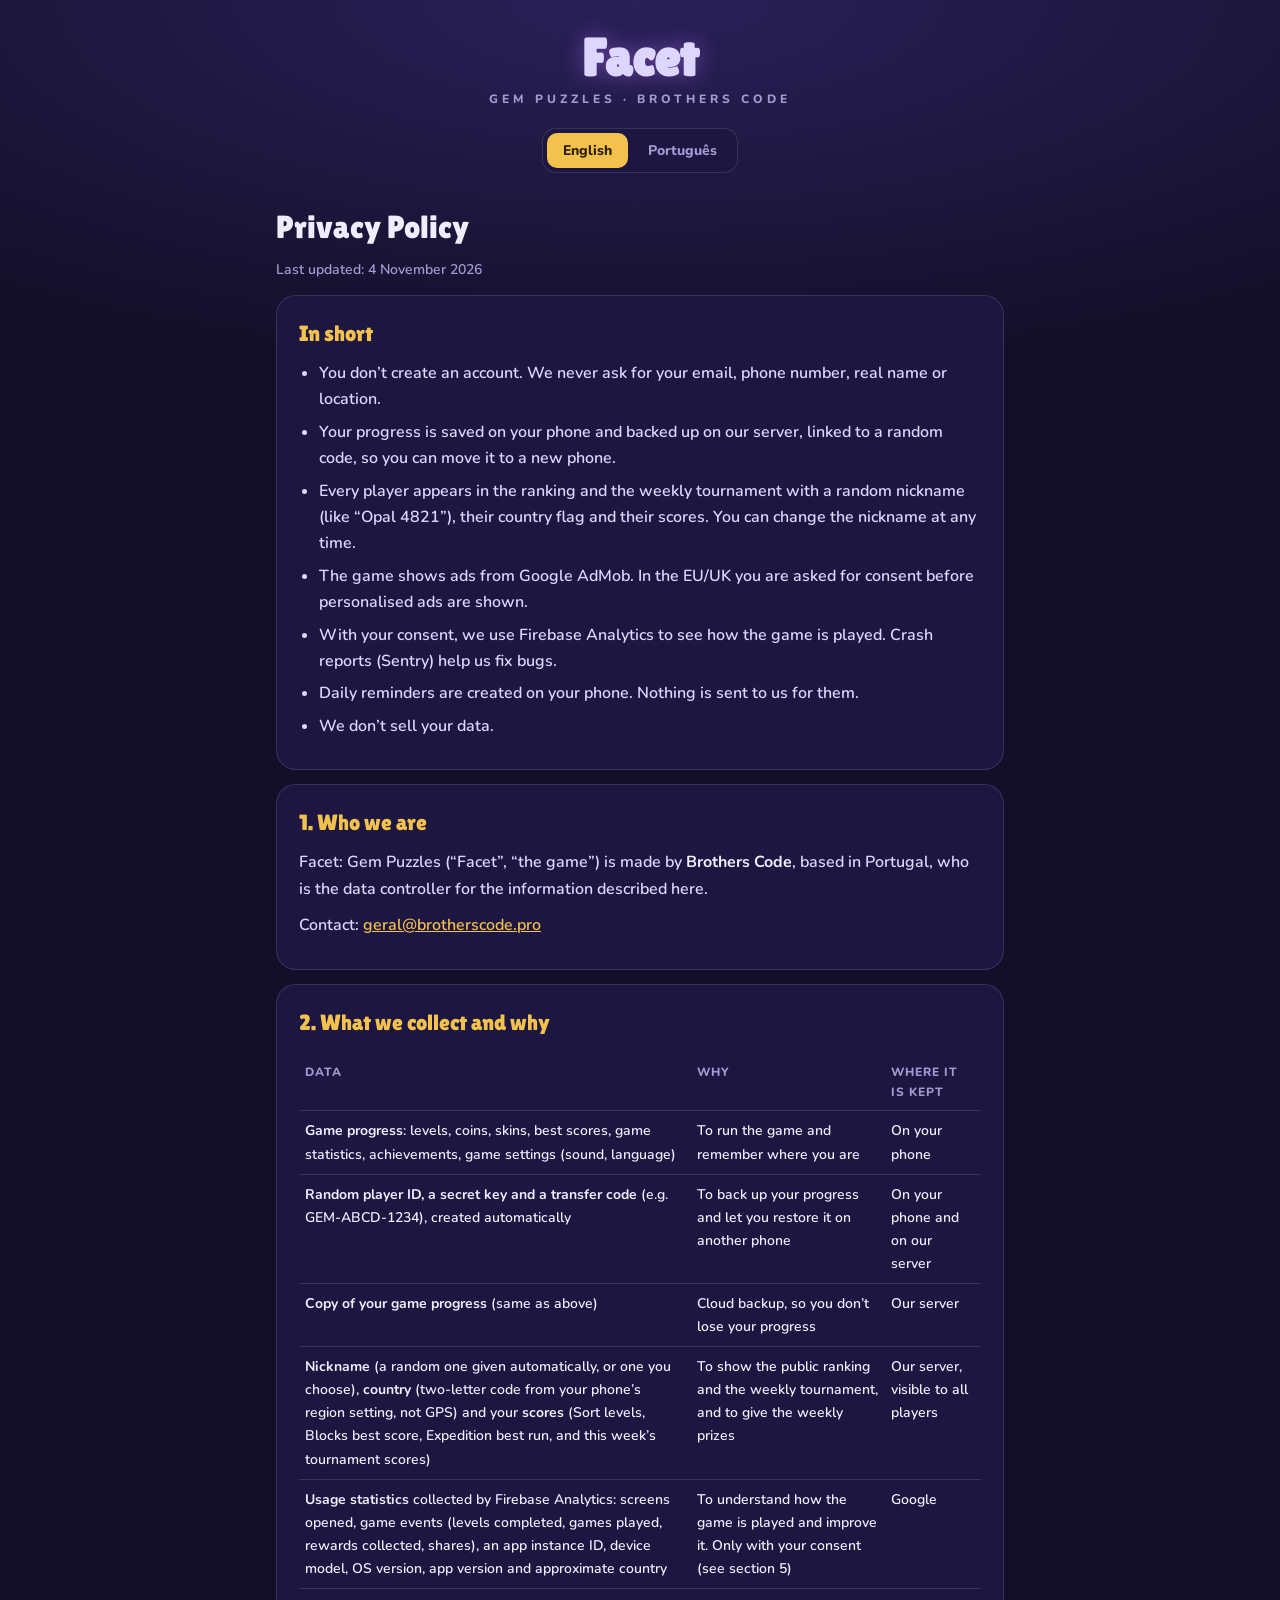
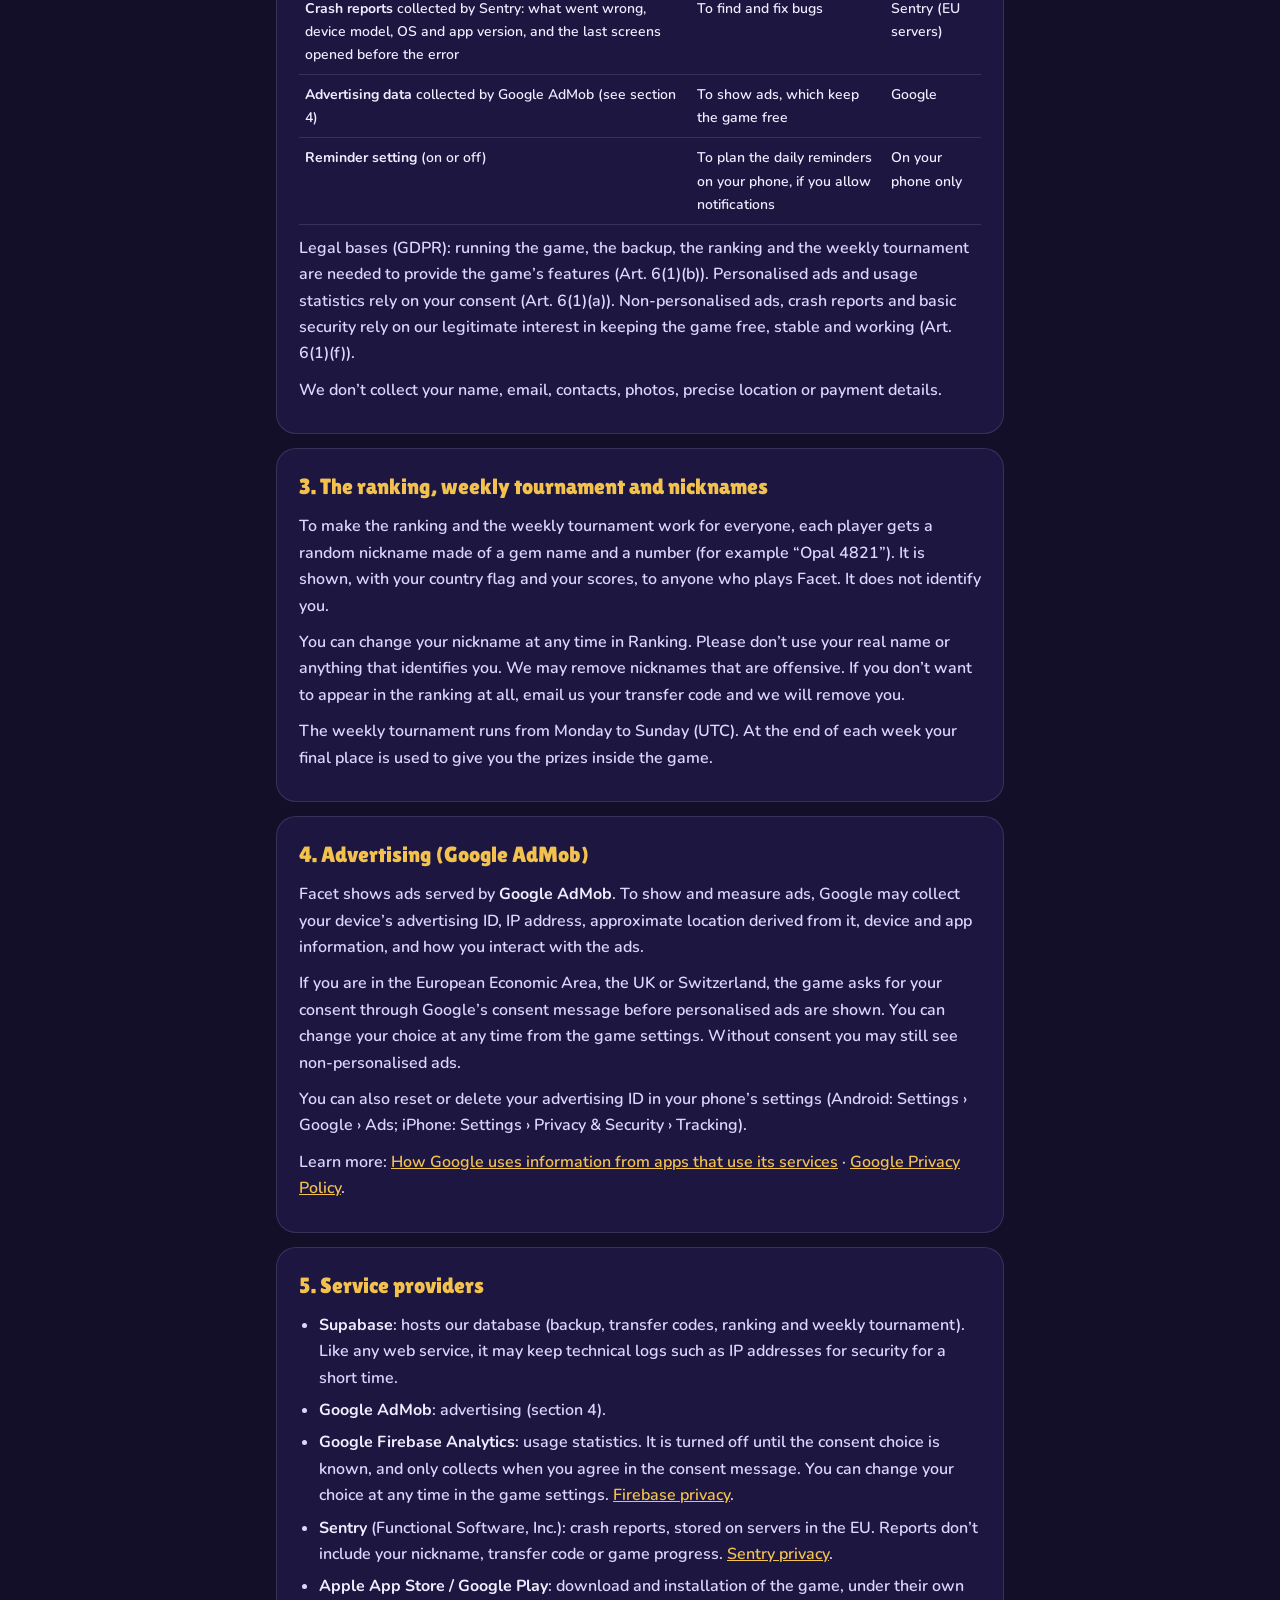
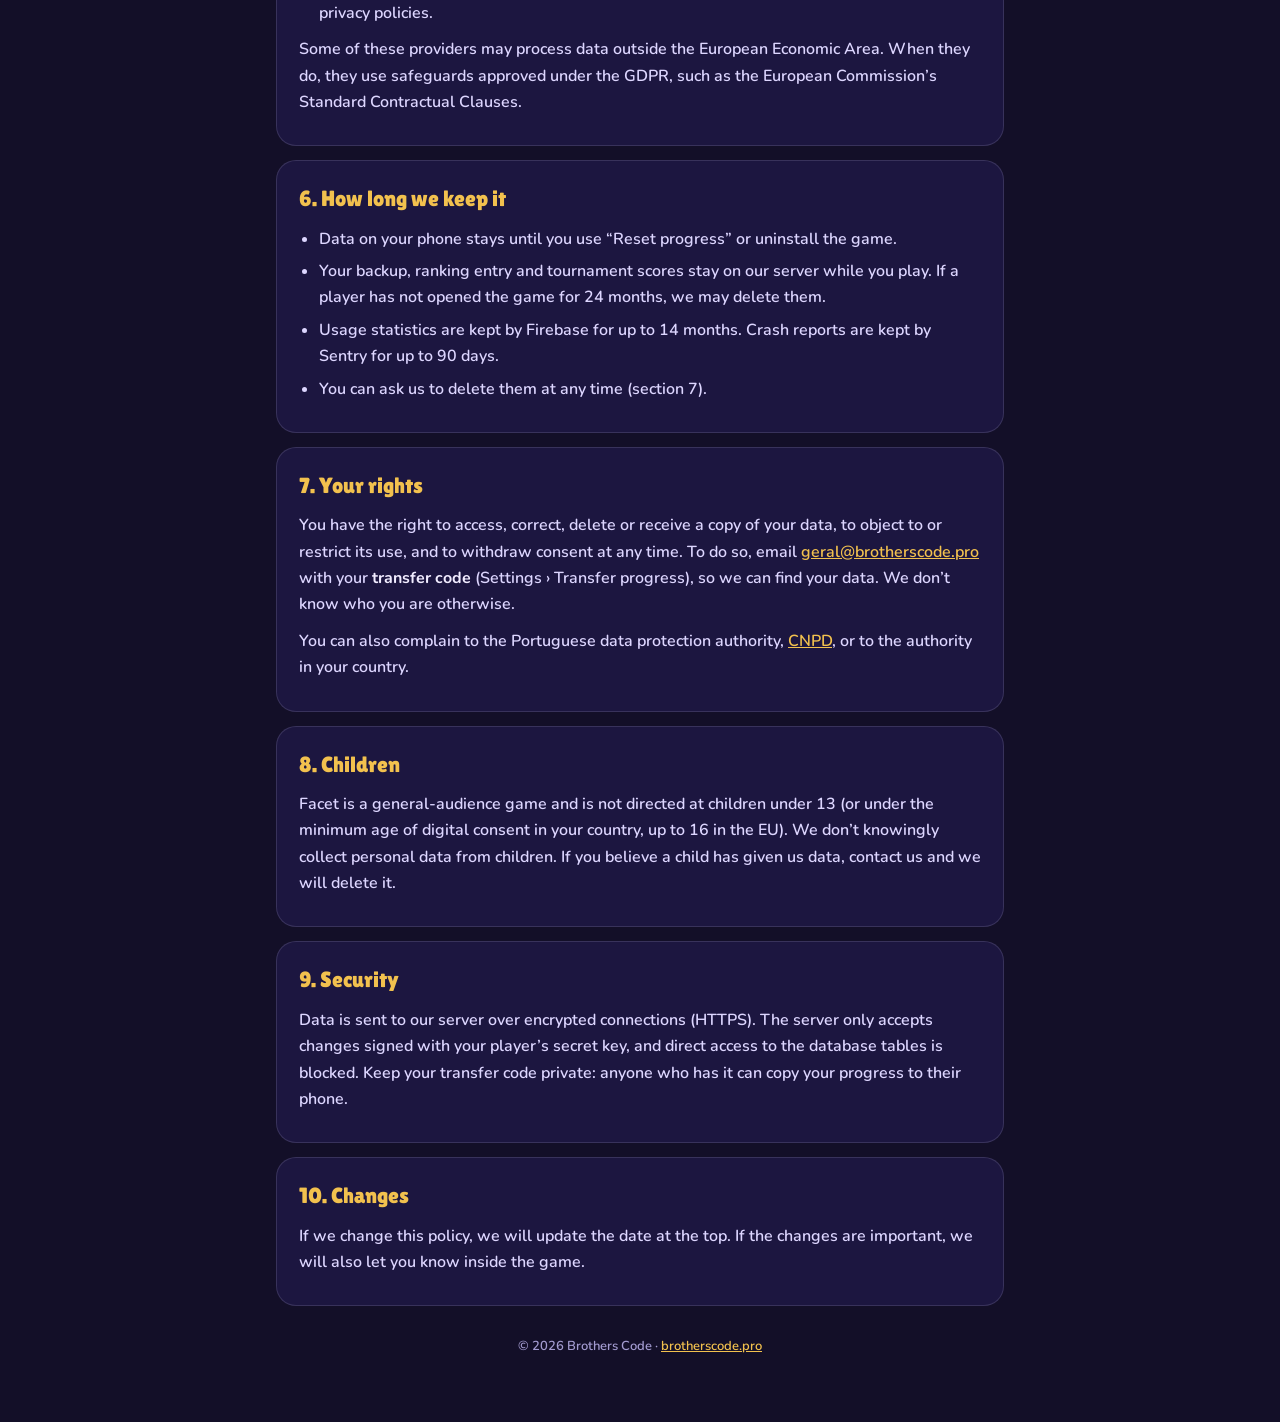
<file: facet/privacy/index.html>
<!doctype html>
<html lang="en">
<head>
<meta charset="utf-8">
<meta name="viewport" content="width=device-width, initial-scale=1">
<title>Facet · Privacy Policy</title>
<meta name="description" content="Privacy policy for Facet: Gem Puzzles, a game by Brothers Code.">
<link rel="preconnect" href="https://fonts.googleapis.com">
<link rel="preconnect" href="https://fonts.gstatic.com" crossorigin>
<link href="https://fonts.googleapis.com/css2?family=Lilita+One&family=Nunito:wght@600;800&display=swap" rel="stylesheet">
<style>
  :root {
    --bg: #130f28; --velvet: #2a2059; --panel: #1c1640; --ink: #f1ecff; --muted: #a39bd0;
    --gold: #f2c14e; --line: rgba(225,220,255,0.14);
  }
  * { box-sizing: border-box; }
  html { -webkit-text-size-adjust: 100%; }
  body {
    margin: 0; color: var(--ink); font: 600 16px/1.65 "Nunito", system-ui, sans-serif;
    background: radial-gradient(120% 60% at 50% 0%, var(--velvet), var(--bg) 70%) fixed, var(--bg);
  }
  .wrap { max-width: 760px; margin: 0 auto; padding: 32px 16px 64px; }
  header { text-align: center; margin-bottom: 28px; }
  .brand { font-family: "Lilita One", sans-serif; font-size: 52px; line-height: 1; margin: 0;
    text-shadow: 0 0 22px rgba(178,118,255,0.45); }
  .sub { color: var(--muted); letter-spacing: 4px; text-transform: uppercase; font-size: 12px; font-weight: 800; margin-top: 6px; }
  h1 { font-family: "Lilita One", sans-serif; font-weight: 400; font-size: 32px; margin: 22px 0 4px; }
  .date { color: var(--muted); font-size: 14px; margin: 0; }
  .lang { display: inline-flex; gap: 4px; padding: 4px; margin-top: 18px; border-radius: 14px; background: var(--panel); border: 1px solid var(--line); }
  .lang button { font: 800 14px "Nunito", sans-serif; color: var(--muted); background: none; border: 0; padding: 8px 16px; border-radius: 10px; cursor: pointer; }
  .lang button[aria-pressed="true"] { background: var(--gold); color: #2e1f00; }
  section.card { background: var(--panel); border: 1px solid var(--line); border-radius: 20px; padding: 20px 22px; margin: 14px 0; }
  h2 { font-family: "Lilita One", sans-serif; font-weight: 400; font-size: 22px; color: var(--gold); margin: 0 0 8px; }
  p, li { color: #ddd6ff; }
  p { margin: 0 0 10px; }
  ul { margin: 0 0 10px; padding-left: 20px; }
  li { margin-bottom: 6px; }
  strong { color: var(--ink); }
  a { color: var(--gold); }
  .summary { border-color: rgba(242,193,78,0.4); }
  table { width: 100%; border-collapse: collapse; font-size: 14px; margin: 6px 0 10px; }
  th, td { text-align: left; vertical-align: top; padding: 8px 6px; border-bottom: 1px solid var(--line); }
  th { color: var(--muted); font-weight: 800; font-size: 12px; text-transform: uppercase; letter-spacing: 1px; }
  .tablewrap { overflow-x: auto; }
  footer { text-align: center; color: var(--muted); font-size: 13px; margin-top: 30px; }
  [data-lang] { display: none; }
  body.en [data-lang="en"], body.pt [data-lang="pt"] { display: block; }
  @media (max-width: 480px) { .brand { font-size: 42px; } h1 { font-size: 26px; } section.card { padding: 16px; } }
</style>
</head>
<body class="en">
<div class="wrap">
  <header>
    <p class="brand">Facet</p>
    <div class="sub">Gem Puzzles · Brothers Code</div>
    <div class="lang" role="group" aria-label="Language">
      <button type="button" data-set="en" aria-pressed="true">English</button>
      <button type="button" data-set="pt" aria-pressed="false">Português</button>
    </div>
  </header>

  <!-- ===================== ENGLISH ===================== -->
  <div data-lang="en">
    <h1>Privacy Policy</h1>
    <p class="date">Last updated: 4 November 2026</p>

    <section class="card summary">
      <h2>In short</h2>
      <ul>
        <li>You don’t create an account. We never ask for your email, phone number, real name or location.</li>
        <li>Your progress is saved on your phone and backed up on our server, linked to a random code, so you can move it to a new phone.</li>
        <li>Every player appears in the ranking and the weekly tournament with a random nickname (like “Opal 4821”), their country flag and their scores. You can change the nickname at any time.</li>
        <li>The game shows ads from Google AdMob. In the EU/UK you are asked for consent before personalised ads are shown.</li>
        <li>With your consent, we use Firebase Analytics to see how the game is played. Crash reports (Sentry) help us fix bugs.</li>
        <li>Daily reminders are created on your phone. Nothing is sent to us for them.</li>
        <li>We don’t sell your data.</li>
      </ul>
    </section>

    <section class="card">
      <h2>1. Who we are</h2>
      <p>Facet: Gem Puzzles (“Facet”, “the game”) is made by <strong>Brothers Code</strong>, based in Portugal, who is the data controller for the information described here.</p>
      <p>Contact: <a href="mailto:geral@brotherscode.pro">geral@brotherscode.pro</a></p>
    </section>

    <section class="card">
      <h2>2. What we collect and why</h2>
      <div class="tablewrap">
      <table>
        <tr><th>Data</th><th>Why</th><th>Where it is kept</th></tr>
        <tr><td><strong>Game progress</strong>: levels, coins, skins, best scores, game statistics, achievements, game settings (sound, language)</td><td>To run the game and remember where you are</td><td>On your phone</td></tr>
        <tr><td><strong>Random player ID, a secret key and a transfer code</strong> (e.g. GEM-ABCD-1234), created automatically</td><td>To back up your progress and let you restore it on another phone</td><td>On your phone and on our server</td></tr>
        <tr><td><strong>Copy of your game progress</strong> (same as above)</td><td>Cloud backup, so you don’t lose your progress</td><td>Our server</td></tr>
        <tr><td><strong>Nickname</strong> (a random one given automatically, or one you choose), <strong>country</strong> (two-letter code from your phone’s region setting, not GPS) and your <strong>scores</strong> (Sort levels, Blocks best score, Expedition best run, and this week’s tournament scores)</td><td>To show the public ranking and the weekly tournament, and to give the weekly prizes</td><td>Our server, visible to all players</td></tr>
        <tr><td><strong>Usage statistics</strong> collected by Firebase Analytics: screens opened, game events (levels completed, games played, rewards collected, shares), an app instance ID, device model, OS version, app version and approximate country</td><td>To understand how the game is played and improve it. Only with your consent (see section 5)</td><td>Google</td></tr>
        <tr><td><strong>Crash reports</strong> collected by Sentry: what went wrong, device model, OS and app version, and the last screens opened before the error</td><td>To find and fix bugs</td><td>Sentry (EU servers)</td></tr>
        <tr><td><strong>Advertising data</strong> collected by Google AdMob (see section 4)</td><td>To show ads, which keep the game free</td><td>Google</td></tr>
        <tr><td><strong>Reminder setting</strong> (on or off)</td><td>To plan the daily reminders on your phone, if you allow notifications</td><td>On your phone only</td></tr>
      </table>
      </div>
      <p>Legal bases (GDPR): running the game, the backup, the ranking and the weekly tournament are needed to provide the game’s features (Art. 6(1)(b)). Personalised ads and usage statistics rely on your consent (Art. 6(1)(a)). Non-personalised ads, crash reports and basic security rely on our legitimate interest in keeping the game free, stable and working (Art. 6(1)(f)).</p>
      <p>We don’t collect your name, email, contacts, photos, precise location or payment details.</p>
    </section>

    <section class="card">
      <h2>3. The ranking, weekly tournament and nicknames</h2>
      <p>To make the ranking and the weekly tournament work for everyone, each player gets a random nickname made of a gem name and a number (for example “Opal 4821”). It is shown, with your country flag and your scores, to anyone who plays Facet. It does not identify you.</p>
      <p>You can change your nickname at any time in Ranking. Please don’t use your real name or anything that identifies you. We may remove nicknames that are offensive. If you don’t want to appear in the ranking at all, email us your transfer code and we will remove you.</p>
      <p>The weekly tournament runs from Monday to Sunday (UTC). At the end of each week your final place is used to give you the prizes inside the game.</p>
    </section>

    <section class="card">
      <h2>4. Advertising (Google AdMob)</h2>
      <p>Facet shows ads served by <strong>Google AdMob</strong>. To show and measure ads, Google may collect your device’s advertising ID, IP address, approximate location derived from it, device and app information, and how you interact with the ads.</p>
      <p>If you are in the European Economic Area, the UK or Switzerland, the game asks for your consent through Google’s consent message before personalised ads are shown. You can change your choice at any time from the game settings. Without consent you may still see non-personalised ads.</p>
      <p>You can also reset or delete your advertising ID in your phone’s settings (Android: Settings › Google › Ads; iPhone: Settings › Privacy & Security › Tracking).</p>
      <p>Learn more: <a href="https://policies.google.com/technologies/partner-sites" target="_blank" rel="noopener">How Google uses information from apps that use its services</a> · <a href="https://policies.google.com/privacy" target="_blank" rel="noopener">Google Privacy Policy</a>.</p>
    </section>

    <section class="card">
      <h2>5. Service providers</h2>
      <ul>
        <li><strong>Supabase</strong>: hosts our database (backup, transfer codes, ranking and weekly tournament). Like any web service, it may keep technical logs such as IP addresses for security for a short time.</li>
        <li><strong>Google AdMob</strong>: advertising (section 4).</li>
        <li><strong>Google Firebase Analytics</strong>: usage statistics. It is turned off until the consent choice is known, and only collects when you agree in the consent message. You can change your choice at any time in the game settings. <a href="https://firebase.google.com/support/privacy" target="_blank" rel="noopener">Firebase privacy</a>.</li>
        <li><strong>Sentry</strong> (Functional Software, Inc.): crash reports, stored on servers in the EU. Reports don’t include your nickname, transfer code or game progress. <a href="https://sentry.io/privacy/" target="_blank" rel="noopener">Sentry privacy</a>.</li>
        <li><strong>Apple App Store / Google Play</strong>: download and installation of the game, under their own privacy policies.</li>
      </ul>
      <p>Some of these providers may process data outside the European Economic Area. When they do, they use safeguards approved under the GDPR, such as the European Commission’s Standard Contractual Clauses.</p>
    </section>

    <section class="card">
      <h2>6. How long we keep it</h2>
      <ul>
        <li>Data on your phone stays until you use “Reset progress” or uninstall the game.</li>
        <li>Your backup, ranking entry and tournament scores stay on our server while you play. If a player has not opened the game for 24 months, we may delete them.</li>
        <li>Usage statistics are kept by Firebase for up to 14 months. Crash reports are kept by Sentry for up to 90 days.</li>
        <li>You can ask us to delete them at any time (section 7).</li>
      </ul>
    </section>

    <section class="card">
      <h2>7. Your rights</h2>
      <p>You have the right to access, correct, delete or receive a copy of your data, to object to or restrict its use, and to withdraw consent at any time. To do so, email <a href="mailto:geral@brotherscode.pro">geral@brotherscode.pro</a> with your <strong>transfer code</strong> (Settings › Transfer progress), so we can find your data. We don’t know who you are otherwise.</p>
      <p>You can also complain to the Portuguese data protection authority, <a href="https://www.cnpd.pt" target="_blank" rel="noopener">CNPD</a>, or to the authority in your country.</p>
    </section>

    <section class="card">
      <h2>8. Children</h2>
      <p>Facet is a general-audience game and is not directed at children under 13 (or under the minimum age of digital consent in your country, up to 16 in the EU). We don’t knowingly collect personal data from children. If you believe a child has given us data, contact us and we will delete it.</p>
    </section>

    <section class="card">
      <h2>9. Security</h2>
      <p>Data is sent to our server over encrypted connections (HTTPS). The server only accepts changes signed with your player’s secret key, and direct access to the database tables is blocked. Keep your transfer code private: anyone who has it can copy your progress to their phone.</p>
    </section>

    <section class="card">
      <h2>10. Changes</h2>
      <p>If we change this policy, we will update the date at the top. If the changes are important, we will also let you know inside the game.</p>
    </section>
  </div>

  <!-- ===================== PORTUGUÊS ===================== -->
  <div data-lang="pt">
    <h1>Política de Privacidade</h1>
    <p class="date">Última atualização: 4 de novembro de 2026</p>

    <section class="card summary">
      <h2>Em resumo</h2>
      <ul>
        <li>Não precisas de criar conta. Nunca pedimos o teu email, telefone, nome verdadeiro ou localização.</li>
        <li>O teu progresso fica guardado no telemóvel e tem uma cópia de segurança no nosso servidor, ligada a um código aleatório, para o poderes passar para outro telemóvel.</li>
        <li>Todos os jogadores aparecem no ranking e no torneio semanal com uma alcunha aleatória (como “Opal 4821”), a bandeira do país e as pontuações. Podes mudar a alcunha quando quiseres.</li>
        <li>O jogo mostra anúncios do Google AdMob. Na UE/Reino Unido é-te pedido consentimento antes de serem mostrados anúncios personalizados.</li>
        <li>Com o teu consentimento, usamos o Firebase Analytics para perceber como o jogo é jogado. Os relatórios de erros (Sentry) ajudam-nos a corrigir problemas.</li>
        <li>Os lembretes diários são criados no teu telemóvel. Não nos é enviado nada por causa deles.</li>
        <li>Não vendemos os teus dados.</li>
      </ul>
    </section>

    <section class="card">
      <h2>1. Quem somos</h2>
      <p>O Facet: Gem Puzzles (“Facet”, “o jogo”) é feito pela <strong>Brothers Code</strong>, com sede em Portugal, responsável pelo tratamento dos dados aqui descritos.</p>
      <p>Contacto: <a href="mailto:geral@brotherscode.pro">geral@brotherscode.pro</a></p>
    </section>

    <section class="card">
      <h2>2. Que dados recolhemos e porquê</h2>
      <div class="tablewrap">
      <table>
        <tr><th>Dados</th><th>Para quê</th><th>Onde ficam</th></tr>
        <tr><td><strong>Progresso do jogo</strong>: níveis, moedas, skins, recordes, estatísticas, conquistas e definições do jogo (som, idioma)</td><td>Para o jogo funcionar e lembrar onde ficaste</td><td>No teu telemóvel</td></tr>
        <tr><td><strong>ID de jogador aleatório, uma chave secreta e um código de transferência</strong> (ex.: GEM-ABCD-1234), criados automaticamente</td><td>Para fazer a cópia de segurança e permitir recuperar o progresso noutro telemóvel</td><td>No teu telemóvel e no nosso servidor</td></tr>
        <tr><td><strong>Cópia do progresso do jogo</strong> (o mesmo que acima)</td><td>Cópia de segurança na nuvem, para não perderes o progresso</td><td>No nosso servidor</td></tr>
        <tr><td><strong>Alcunha</strong> (uma aleatória dada automaticamente, ou a que escolheres), <strong>país</strong> (código de duas letras tirado da região definida no telemóvel, não do GPS) e as tuas <strong>pontuações</strong> (níveis de Sort, recorde do Blocks, melhor Expedição e pontuações do torneio desta semana)</td><td>Para mostrar o ranking público e o torneio semanal, e para dar os prémios semanais</td><td>No nosso servidor, visível para todos os jogadores</td></tr>
        <tr><td><strong>Estatísticas de utilização</strong> recolhidas pelo Firebase Analytics: ecrãs abertos, eventos do jogo (níveis concluídos, partidas jogadas, prémios recolhidos, partilhas), um ID da instalação da app, modelo do telemóvel, versão do sistema e da app e país aproximado</td><td>Para perceber como o jogo é jogado e melhorá-lo. Só com o teu consentimento (ver secção 5)</td><td>Google</td></tr>
        <tr><td><strong>Relatórios de erros</strong> recolhidos pelo Sentry: o que correu mal, modelo do telemóvel, versão do sistema e da app, e os últimos ecrãs abertos antes do erro</td><td>Para encontrar e corrigir problemas</td><td>Sentry (servidores na UE)</td></tr>
        <tr><td><strong>Dados de publicidade</strong> recolhidos pelo Google AdMob (ver secção 4)</td><td>Para mostrar anúncios, que mantêm o jogo gratuito</td><td>Google</td></tr>
        <tr><td><strong>Definição dos lembretes</strong> (ligados ou desligados)</td><td>Para planear os lembretes diários no telemóvel, se permitires notificações</td><td>Só no teu telemóvel</td></tr>
      </table>
      </div>
      <p>Fundamentos legais (RGPD): o funcionamento do jogo, a cópia de segurança, o ranking e o torneio semanal são necessários para prestar as funcionalidades do jogo (art. 6.º, n.º 1, al. b)). Os anúncios personalizados e as estatísticas de utilização dependem do teu consentimento (al. a)). Os anúncios não personalizados, os relatórios de erros e a segurança básica assentam no nosso interesse legítimo em manter o jogo gratuito, estável e a funcionar (al. f)).</p>
      <p>Não recolhemos o teu nome, email, contactos, fotografias, localização precisa nem dados de pagamento.</p>
    </section>

    <section class="card">
      <h2>3. O ranking, o torneio semanal e as alcunhas</h2>
      <p>Para o ranking e o torneio semanal funcionarem para todos, cada jogador recebe uma alcunha aleatória formada pelo nome de uma gema e um número (por exemplo “Opal 4821”). Ela aparece, com a bandeira do teu país e as tuas pontuações, a qualquer pessoa que jogue Facet. Não te identifica.</p>
      <p>Podes mudar a alcunha quando quiseres, no Ranking. Não uses o teu nome verdadeiro nem nada que te identifique. Podemos remover alcunhas ofensivas. Se não quiseres aparecer no ranking, envia-nos o teu código de transferência por email e retiramos-te.</p>
      <p>O torneio semanal decorre de segunda a domingo (UTC). No fim de cada semana, o teu lugar final é usado para te dar os prémios dentro do jogo.</p>
    </section>

    <section class="card">
      <h2>4. Publicidade (Google AdMob)</h2>
      <p>O Facet mostra anúncios servidos pelo <strong>Google AdMob</strong>. Para mostrar e medir anúncios, a Google pode recolher o identificador de publicidade do teu dispositivo, o endereço IP, a localização aproximada que daí resulta, informação sobre o dispositivo e a app, e a forma como interages com os anúncios.</p>
      <p>Se estiveres no Espaço Económico Europeu, no Reino Unido ou na Suíça, o jogo pede o teu consentimento através da mensagem de consentimento da Google antes de mostrar anúncios personalizados. Podes mudar a tua escolha a qualquer momento nas definições do jogo. Sem consentimento podes continuar a ver anúncios não personalizados.</p>
      <p>Também podes repor ou apagar o identificador de publicidade nas definições do telemóvel (Android: Definições › Google › Anúncios; iPhone: Definições › Privacidade e segurança › Rastreio).</p>
      <p>Saber mais: <a href="https://policies.google.com/technologies/partner-sites?hl=pt-PT" target="_blank" rel="noopener">Como a Google usa as informações das apps que usam os seus serviços</a> · <a href="https://policies.google.com/privacy?hl=pt-PT" target="_blank" rel="noopener">Política de Privacidade da Google</a>.</p>
    </section>

    <section class="card">
      <h2>5. Prestadores de serviços</h2>
      <ul>
        <li><strong>Supabase</strong>: aloja a nossa base de dados (cópias de segurança, códigos de transferência, ranking e torneio semanal). Como qualquer serviço web, pode guardar durante pouco tempo registos técnicos, como endereços IP, por razões de segurança.</li>
        <li><strong>Google AdMob</strong>: publicidade (secção 4).</li>
        <li><strong>Google Firebase Analytics</strong>: estatísticas de utilização. Está desligado até a tua escolha de consentimento ser conhecida, e só recolhe se aceitares na mensagem de consentimento. Podes mudar a escolha a qualquer momento nas definições do jogo. <a href="https://firebase.google.com/support/privacy" target="_blank" rel="noopener">Privacidade do Firebase</a>.</li>
        <li><strong>Sentry</strong> (Functional Software, Inc.): relatórios de erros, guardados em servidores na UE. Os relatórios não incluem a tua alcunha, o código de transferência nem o progresso do jogo. <a href="https://sentry.io/privacy/" target="_blank" rel="noopener">Privacidade do Sentry</a>.</li>
        <li><strong>Apple App Store / Google Play</strong>: transferência e instalação do jogo, segundo as suas próprias políticas de privacidade.</li>
      </ul>
      <p>Alguns destes prestadores podem tratar dados fora do Espaço Económico Europeu. Quando o fazem, usam garantias aprovadas ao abrigo do RGPD, como as Cláusulas Contratuais-Tipo da Comissão Europeia.</p>
    </section>

    <section class="card">
      <h2>6. Durante quanto tempo guardamos</h2>
      <ul>
        <li>Os dados no telemóvel ficam até usares “Repor progresso” ou desinstalares o jogo.</li>
        <li>A cópia de segurança, a entrada no ranking e as pontuações do torneio ficam no servidor enquanto jogares. Se um jogador não abrir o jogo durante 24 meses, podemos apagá-las.</li>
        <li>As estatísticas de utilização ficam no Firebase até 14 meses. Os relatórios de erros ficam no Sentry até 90 dias.</li>
        <li>Podes pedir que as apaguemos a qualquer momento (secção 7).</li>
      </ul>
    </section>

    <section class="card">
      <h2>7. Os teus direitos</h2>
      <p>Tens direito de acesso, retificação, apagamento e portabilidade dos teus dados, de oposição ou limitação do tratamento, e de retirar o consentimento a qualquer momento. Para isso, envia um email para <a href="mailto:geral@brotherscode.pro">geral@brotherscode.pro</a> com o teu <strong>código de transferência</strong> (Definições › Transferir progresso), para conseguirmos encontrar os teus dados. De outra forma não sabemos quem és.</p>
      <p>Podes também apresentar queixa à <a href="https://www.cnpd.pt" target="_blank" rel="noopener">Comissão Nacional de Proteção de Dados (CNPD)</a> ou à autoridade do teu país.</p>
    </section>

    <section class="card">
      <h2>8. Crianças</h2>
      <p>O Facet é um jogo para o público em geral e não se dirige a crianças com menos de 13 anos (ou abaixo da idade mínima de consentimento digital no teu país, que em Portugal é 13 anos e noutros países da UE pode ir até aos 16). Não recolhemos intencionalmente dados pessoais de crianças. Se achares que uma criança nos deu dados, contacta-nos e apagamo-los.</p>
    </section>

    <section class="card">
      <h2>9. Segurança</h2>
      <p>Os dados são enviados para o servidor por ligações cifradas (HTTPS). O servidor só aceita alterações assinadas com a chave secreta do teu jogador, e o acesso direto às tabelas da base de dados está bloqueado. Guarda o teu código de transferência só para ti: quem o tiver pode copiar o teu progresso para outro telemóvel.</p>
    </section>

    <section class="card">
      <h2>10. Alterações</h2>
      <p>Se mudarmos esta política, atualizamos a data no topo. Se as mudanças forem importantes, também te avisamos dentro do jogo.</p>
    </section>
  </div>

  <footer>© 2026 Brothers Code · <a href="https://brotherscode.pro">brotherscode.pro</a></footer>
</div>
<script>
  (function () {
    var buttons = document.querySelectorAll('.lang button');
    function set(lang) {
      document.body.className = lang;
      document.documentElement.lang = lang;
      document.title = lang === 'pt' ? 'Facet · Política de Privacidade' : 'Facet · Privacy Policy';
      buttons.forEach(function (b) { b.setAttribute('aria-pressed', String(b.dataset.set === lang)); });
    }
    buttons.forEach(function (b) { b.addEventListener('click', function () { set(b.dataset.set); }); });
    var q = new URLSearchParams(location.search).get('lang');
    var nav = (navigator.language || 'en').slice(0, 2).toLowerCase();
    set(q === 'pt' || q === 'en' ? q : nav === 'pt' ? 'pt' : 'en');
  })();
</script>
</body>
</html>
</file>
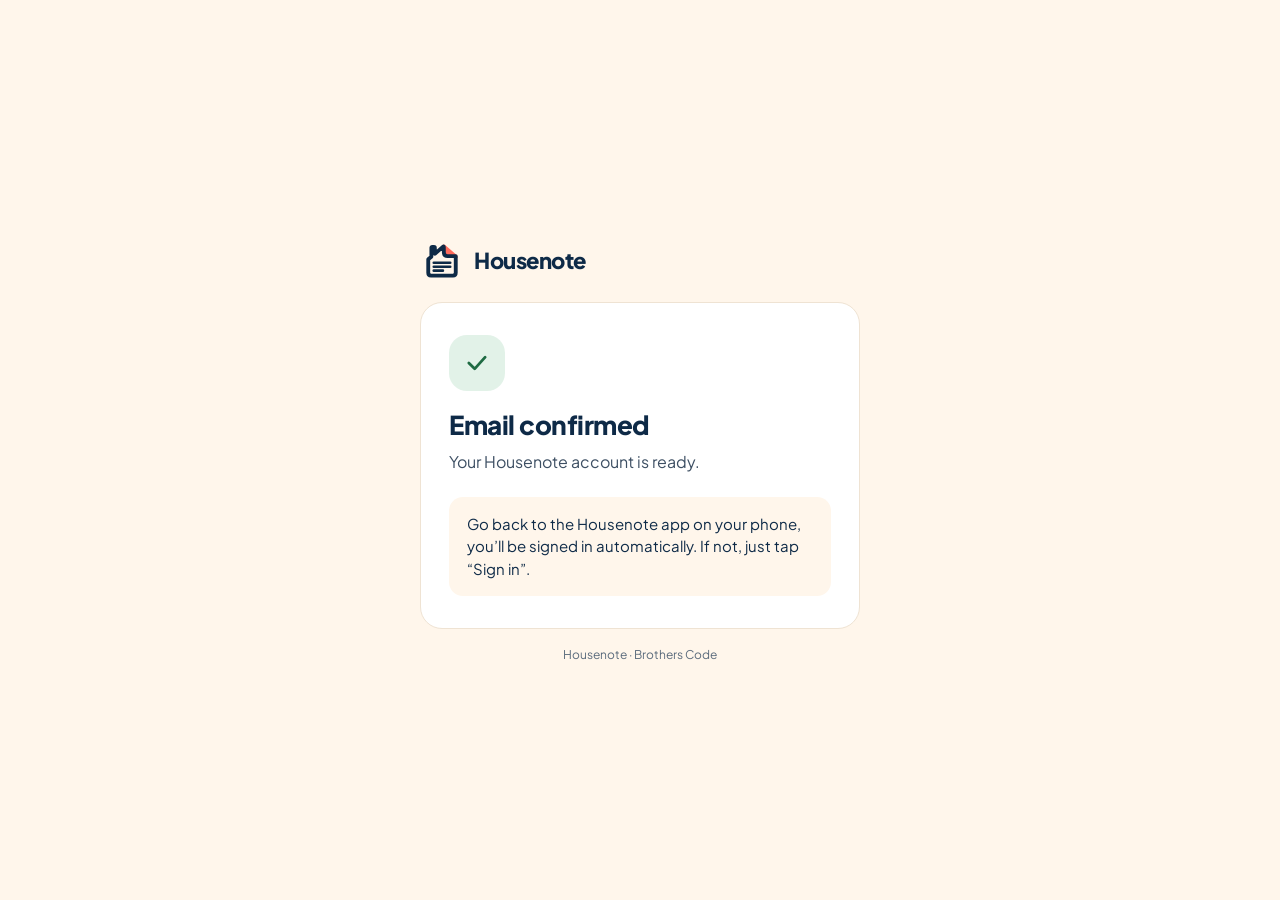
<file: housenote/confirmed/index.html>
<!doctype html>
<html lang="en">
<head>
<meta charset="utf-8">
<meta name="viewport" content="width=device-width, initial-scale=1">
<meta name="robots" content="noindex">
<title>Housenote — Email confirmed</title>
<link rel="preconnect" href="https://fonts.googleapis.com">
<link href="https://fonts.googleapis.com/css2?family=Plus+Jakarta+Sans:wght@400;600;800&display=swap" rel="stylesheet">
<style>
  :root { --navy:#0E2A47; --coral:#FF6B5C; --cream:#FFF6EB; --muted:#5B6B7C; --border:#EFE3D3; }
  * { box-sizing: border-box; }
  body { margin:0; min-height:100vh; background:var(--cream); color:var(--navy); font-family:'Plus Jakarta Sans', -apple-system, BlinkMacSystemFont, 'Segoe UI', Roboto, sans-serif; display:flex; align-items:center; justify-content:center; padding:24px 16px; }
  main { width:100%; max-width:440px; }
  .brand { display:flex; align-items:center; gap:10px; font-weight:800; font-size:22px; letter-spacing:-0.5px; margin-bottom:20px; }
  .card { background:#fff; border:1px solid var(--border); border-radius:22px; padding:32px 28px; }
  .badge { width:56px; height:56px; border-radius:18px; display:flex; align-items:center; justify-content:center; margin-bottom:18px; }
  .ok { background:#E2F2E8; color:#1F6B43; }
  .err { background:#FBE1DD; color:#A8231A; }
  h1 { margin:0 0 10px; font-size:26px; line-height:1.2; font-weight:800; letter-spacing:-0.5px; }
  p { margin:0; font-size:16px; line-height:1.55; color:#3D4F63; }
  .steps { margin:22px 0 0; padding:16px 18px; background:var(--cream); border-radius:14px; font-size:15px; line-height:1.5; }
  .bar { width:40px; height:4px; background:var(--coral); border-radius:2px; margin:0 0 18px; }
  footer { text-align:center; margin-top:18px; font-size:12px; color:var(--muted); }
  [hidden] { display:none !important; }
</style>
</head>
<body>
<main>
  <div class="brand"><svg width="44" height="44" viewBox="0 0 48 48" aria-hidden="true"><path d="M24.6 7.6 Q26 6.4 27.4 7.6 L40.4 18.9 Q41.1 19.5 41.1 20.4 V21.9 H30.2 Q23.9 21.9 23.9 15.6 V9.6 Z" fill="#FF6B5C"/><path d="M9 38 V23.2 L12.4 20.4 V10.6 Q12.4 9.6 13.4 9.6 H15.2 Q16.2 9.6 16.2 10.6 V17.3 L25.2 9.4 Q26 8.7 26 9.8 V15.6 Q26 19.8 30.2 19.8 H39 V38 Q39 41 36 41 H12 Q9 41 9 38 Z" fill="#FFF6EB" stroke="#0E2A47" stroke-width="4.2" stroke-linejoin="round"/><path d="M15 27H33M15 31.3H33" stroke="#0E2A47" stroke-width="2.8" stroke-linecap="round"/><path d="M15 35.6H25" stroke="#0E2A47" stroke-width="2.8" stroke-linecap="round"/></svg><span>Housenote</span></div>

  <section class="card" id="ok">
    <div class="badge ok"><svg width="28" height="28" viewBox="0 0 24 24" fill="none" stroke="currentColor" stroke-width="2.4" stroke-linecap="round" stroke-linejoin="round" aria-hidden="true"><path d="M5 12l5 5 9-10"/></svg></div>
    <h1 data-i18n="okTitle">Email confirmed</h1>
    <p data-i18n="okBody">Your Housenote account is ready.</p>
    <div class="steps" data-i18n="okSteps">Go back to the Housenote app on your phone, you’ll be signed in automatically. If not, just tap “Sign in”.</div>
  </section>

  <section class="card" id="error" hidden>
    <div class="badge err"><svg width="28" height="28" viewBox="0 0 24 24" fill="none" stroke="currentColor" stroke-width="2.4" stroke-linecap="round" aria-hidden="true"><path d="M12 7v6M12 17h.01"/></svg></div>
    <h1 data-i18n="errTitle">This link has expired</h1>
    <p data-i18n="errBody">Confirmation links only work once and for a limited time.</p>
    <div class="steps" data-i18n="errSteps">Open the Housenote app, try to sign in and tap “Resend confirmation email” to get a new link.</div>
  </section>

  <footer>Housenote · Brothers Code</footer>
</main>
<script>
  var T = {
    pt: {
      okTitle: 'Email confirmado',
      okBody: 'A tua conta Housenote está pronta.',
      okSteps: 'Volta à app Housenote no telemóvel — vais entrar automaticamente. Se não acontecer, carrega em “Entrar”.',
      errTitle: 'Este link expirou',
      errBody: 'Os links de confirmação só funcionam uma vez e durante pouco tempo.',
      errSteps: 'Abre a app Housenote, tenta entrar e carrega em “Reenviar email de confirmação” para receberes um link novo.'
    }
  };
  var lang = (navigator.language || 'en').slice(0, 2);
  if (T[lang]) {
    document.documentElement.lang = lang;
    document.querySelectorAll('[data-i18n]').forEach(function (el) { el.textContent = T[lang][el.getAttribute('data-i18n')]; });
    document.title = 'Housenote — ' + T[lang].okTitle;
  }
  // Supabase adds error details to the URL when a link is expired or already used.
  var params = new URLSearchParams(location.search + '&' + location.hash.replace(/^#/, ''));
  if (params.get('error') || params.get('error_code')) {
    document.getElementById('ok').hidden = true;
    document.getElementById('error').hidden = false;
  }
</script>
</body>
</html>
</file>
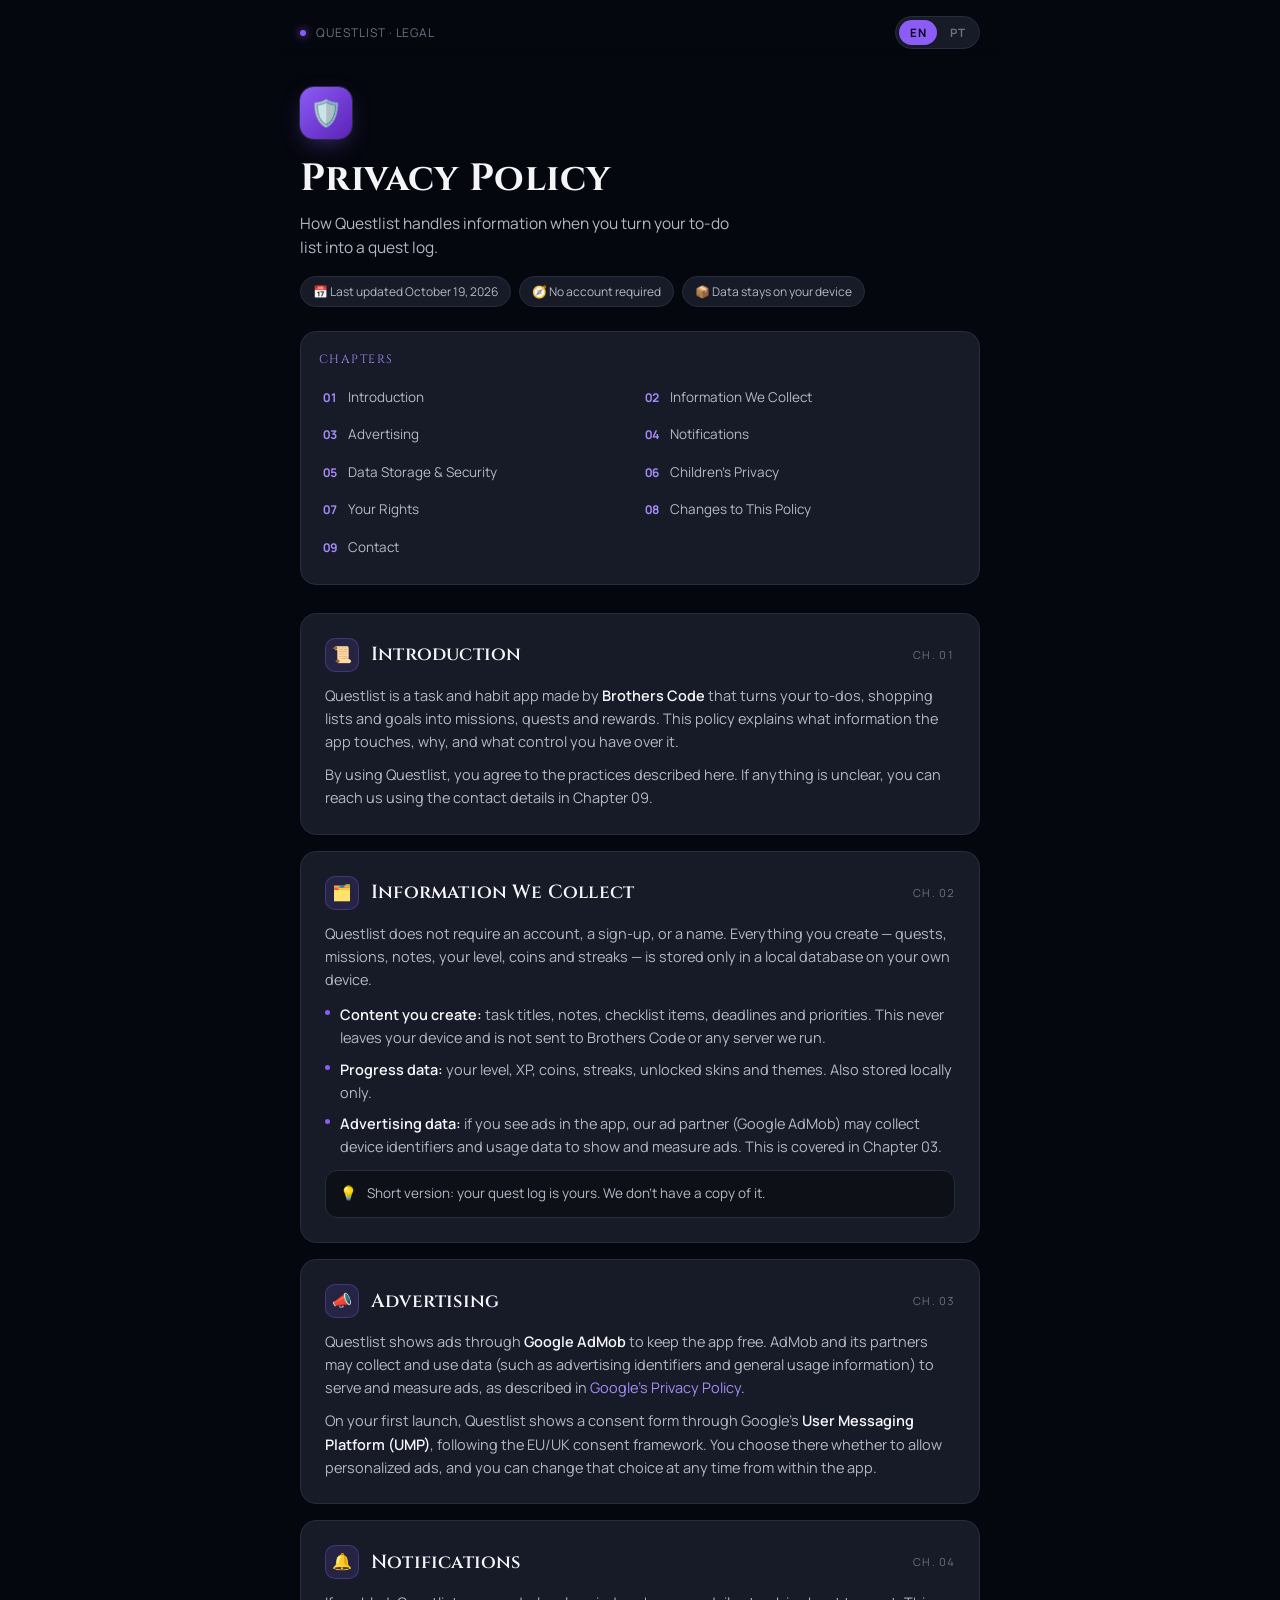
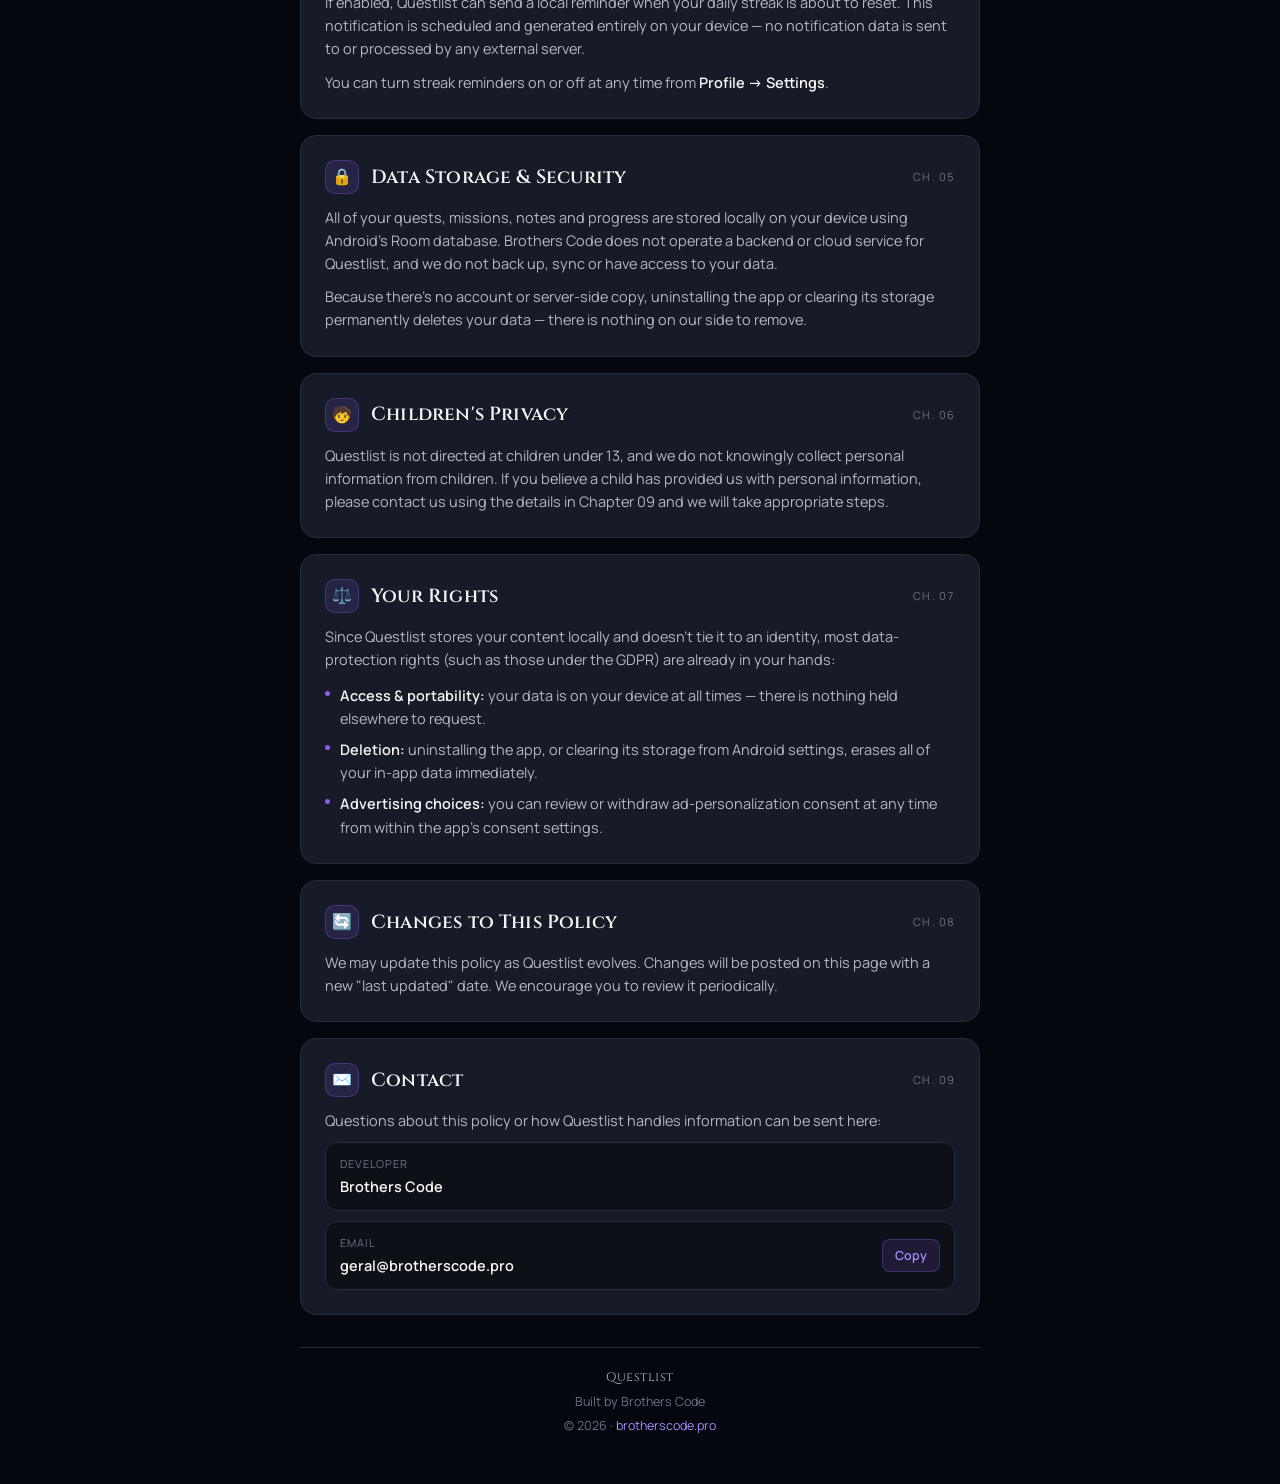
<file: questlist/privacy/index.html>
<!doctype html>
<html lang="en">
<head>
<meta charset="utf-8">
<meta name="viewport" content="width=device-width, initial-scale=1, viewport-fit=cover">
<meta name="theme-color" content="#05070F">
<title>Questlist Privacy Policy</title>
<link rel="preconnect" href="https://fonts.googleapis.com">
<link rel="preconnect" href="https://fonts.gstatic.com" crossorigin>
<link href="https://fonts.googleapis.com/css2?family=Cinzel:wght@600;700&family=Manrope:wght@400;500;600;700&display=swap" rel="stylesheet">
<style>
  :root {
    --bg: #05070F;
    --bg-secondary: #0D1117;
    --card: #161B27;
    --border: #262D3D;
    --primary: #8B5CF6;
    --primary-light: #A78BFA;
    --text: #F5F5F7;
    --text-secondary: #B4B8C5;
    --text-muted: #6B7280;
    --font-display: 'Cinzel', Georgia, 'Times New Roman', serif;
    --font-body: 'Manrope', -apple-system, 'Segoe UI', sans-serif;
    color-scheme: dark;
  }

  * { box-sizing: border-box; }

  body {
    margin: 0;
    background: var(--bg);
    color: var(--text);
    font-family: var(--font-body);
    padding-left: max(16px, env(safe-area-inset-left, 0px));
    padding-right: max(16px, env(safe-area-inset-right, 0px));
    padding-bottom: 48px;
    line-height: 1.6;
  }

  body::before {
    content: "";
    position: fixed;
    inset: 0 0 auto;
    height: env(safe-area-inset-top, 0px);
    z-index: 10;
    background: var(--bg-secondary);
  }

  a { color: var(--primary-light); text-decoration: none; }
  a:hover { text-decoration: underline; }
  a:focus-visible, button:focus-visible { outline: 2px solid var(--primary-light); outline-offset: 2px; }

  .wrap { max-width: 680px; margin: 0 auto; }

  header.top {
    position: sticky;
    top: env(safe-area-inset-top, 0px);
    z-index: 5;
    background: linear-gradient(to bottom, var(--bg) 80%, transparent);
    padding-top: 16px;
    padding-bottom: 10px;
    margin: 0 -16px;
    padding-left: max(16px, env(safe-area-inset-left, 0px));
    padding-right: max(16px, env(safe-area-inset-right, 0px));
    display: flex;
    align-items: center;
    justify-content: space-between;
    gap: 12px;
  }

  .crumb {
    display: flex;
    align-items: center;
    gap: 10px;
    font-size: 12px;
    letter-spacing: .08em;
    text-transform: uppercase;
    color: var(--text-muted);
    min-width: 0;
  }

  .crumb .dot {
    width: 6px; height: 6px; border-radius: 50%;
    background: var(--primary);
    box-shadow: 0 0 8px var(--primary);
    flex-shrink: 0;
  }

  .lang-switch {
    flex-shrink: 0;
    display: flex;
    background: var(--card);
    border: 1px solid var(--border);
    border-radius: 999px;
    padding: 3px;
    gap: 2px;
  }

  .lang-switch button {
    font-family: var(--font-body);
    font-weight: 700;
    font-size: 11.5px;
    letter-spacing: .04em;
    border: none;
    background: transparent;
    color: var(--text-muted);
    padding: 5px 11px;
    border-radius: 999px;
    cursor: pointer;
  }

  .lang-switch button.active { background: var(--primary); color: #0B0414; }

  .hero { padding: 28px 0 24px; }

  .hero .emblem {
    width: 52px;
    height: 52px;
    border-radius: 14px;
    background: linear-gradient(135deg, var(--primary), #5B21B6);
    display: flex;
    align-items: center;
    justify-content: center;
    font-size: 26px;
    margin-bottom: 18px;
    box-shadow: 0 0 0 1px var(--border), 0 8px 24px -8px rgba(139, 92, 246, .55);
  }

  h1 {
    font-family: var(--font-display);
    font-weight: 700;
    font-size: clamp(28px, 6vw, 38px);
    line-height: 1.15;
    letter-spacing: .01em;
    margin: 0 0 10px;
    text-wrap: balance;
  }

  .hero p.sub { color: var(--text-secondary); font-size: 15.5px; max-width: 50ch; margin: 0 0 16px; }

  .meta-row { display: flex; flex-wrap: wrap; gap: 8px; }

  .pill {
    display: inline-flex;
    align-items: center;
    gap: 6px;
    font-size: 12px;
    color: var(--text-secondary);
    background: var(--card);
    border: 1px solid var(--border);
    border-radius: 999px;
    padding: 5px 12px;
  }

  nav.toc {
    background: var(--card);
    border: 1px solid var(--border);
    border-radius: 16px;
    padding: 18px 18px 8px;
    margin-bottom: 28px;
  }

  nav.toc .toc-label {
    font-family: var(--font-display);
    font-size: 12px;
    letter-spacing: .12em;
    text-transform: uppercase;
    color: var(--primary-light);
    margin: 0 0 10px;
  }

  nav.toc ol {
    list-style: none;
    margin: 0;
    padding: 0 0 10px;
    display: grid;
    grid-template-columns: 1fr;
    gap: 2px;
  }

  @media (min-width: 560px) { nav.toc ol { grid-template-columns: 1fr 1fr; } }

  nav.toc a {
    display: flex;
    align-items: baseline;
    gap: 8px;
    color: var(--text-secondary);
    font-size: 13.5px;
    padding: 7px 4px;
    border-radius: 8px;
  }

  nav.toc a:hover { color: var(--text); text-decoration: none; background: rgba(139,92,246,.1); }

  nav.toc a .n {
    font-weight: 700;
    color: var(--primary-light);
    font-size: 12px;
    font-variant-numeric: tabular-nums;
    width: 1.4em;
    flex-shrink: 0;
  }

  section.chapter {
    border: 1px solid var(--border);
    background: var(--card);
    border-radius: 16px;
    padding: 24px;
    margin-bottom: 16px;
    scroll-margin-top: 72px;
  }

  section.chapter .chapter-head { display: flex; align-items: center; gap: 12px; margin-bottom: 12px; }

  section.chapter .badge {
    width: 34px;
    height: 34px;
    border-radius: 10px;
    background: rgba(139, 92, 246, .14);
    border: 1px solid rgba(139, 92, 246, .3);
    display: flex;
    align-items: center;
    justify-content: center;
    font-size: 16px;
    flex-shrink: 0;
  }

  section.chapter h2 { font-family: var(--font-display); font-weight: 600; font-size: 19px; margin: 0; letter-spacing: .01em; }

  section.chapter .chapter-head .idx {
    font-size: 11px;
    color: var(--text-muted);
    letter-spacing: .1em;
    text-transform: uppercase;
    margin-left: auto;
    font-variant-numeric: tabular-nums;
    flex-shrink: 0;
  }

  section.chapter p, section.chapter li { color: var(--text-secondary); font-size: 14.5px; margin: 0 0 10px; }
  section.chapter p:last-child, section.chapter ul:last-child { margin-bottom: 0; }
  section.chapter strong { color: var(--text); font-weight: 600; }

  section.chapter ul { padding-left: 0; list-style: none; display: flex; flex-direction: column; gap: 8px; margin: 12px 0; }
  section.chapter ul li { display: flex; gap: 10px; margin: 0; }
  section.chapter ul li::before {
    content: "";
    width: 5px; height: 5px;
    border-radius: 50%;
    background: var(--primary);
    flex-shrink: 0;
    margin-top: 7px;
  }

  .callout {
    display: flex;
    gap: 10px;
    background: var(--bg-secondary);
    border: 1px solid var(--border);
    border-radius: 12px;
    padding: 12px 14px;
    margin-top: 12px;
    font-size: 13.5px;
    color: var(--text-secondary);
  }

  .callout .ic { flex-shrink: 0; }

  .contact-card { display: flex; flex-direction: column; gap: 10px; }

  .contact-row {
    display: flex;
    align-items: center;
    justify-content: space-between;
    gap: 12px;
    background: var(--bg-secondary);
    border: 1px solid var(--border);
    border-radius: 12px;
    padding: 12px 14px;
  }

  .contact-row .label { font-size: 11px; text-transform: uppercase; letter-spacing: .08em; color: var(--text-muted); margin-bottom: 2px; }
  .contact-row .value { color: var(--text); font-size: 14.5px; font-weight: 600; word-break: break-all; }

  .copy-btn {
    flex-shrink: 0;
    background: rgba(139,92,246,.14);
    border: 1px solid rgba(139,92,246,.3);
    color: var(--primary-light);
    font-family: var(--font-body);
    font-size: 12.5px;
    font-weight: 600;
    padding: 7px 12px;
    border-radius: 8px;
    cursor: pointer;
  }

  .copy-btn:hover { background: rgba(139,92,246,.24); }
  .copy-btn.copied { background: rgba(34,197,94,.18); border-color: rgba(34,197,94,.4); color: #4ADE80; }

  footer.end {
    text-align: center;
    margin-top: 32px;
    padding-top: 20px;
    border-top: 1px solid var(--border);
    color: var(--text-muted);
    font-size: 12.5px;
  }

  footer.end .brand { font-family: var(--font-display); color: var(--text-secondary); letter-spacing: .04em; margin-bottom: 4px; }
</style>
</head>
<body>
<div class="wrap">
  <header class="top">
    <div class="crumb"><span class="dot"></span><span data-i18n="crumb">Questlist · Legal</span></div>
    <div class="lang-switch" role="group" aria-label="Language">
      <button type="button" id="btn-en">EN</button>
      <button type="button" id="btn-pt">PT</button>
    </div>
  </header>

  <div class="hero">
    <div class="emblem">🛡️</div>
    <h1 data-i18n="title">Privacy Policy</h1>
    <p class="sub" data-i18n="subtitle">How Questlist handles information when you turn your to-do list into a quest log.</p>
    <div class="meta-row">
      <span class="pill" data-i18n="pill_updated">📅 Last updated October 19, 2026</span>
      <span class="pill" data-i18n="pill_account">🧭 No account required</span>
      <span class="pill" data-i18n="pill_local">📦 Data stays on your device</span>
    </div>
  </div>

  <nav class="toc" aria-label="Table of contents">
    <p class="toc-label" data-i18n="toc_label">Chapters</p>
    <ol>
      <li><a href="#intro"><span class="n">01</span><span data-i18n="toc_1">Introduction</span></a></li>
      <li><a href="#data"><span class="n">02</span><span data-i18n="toc_2">Information We Collect</span></a></li>
      <li><a href="#ads"><span class="n">03</span><span data-i18n="toc_3">Advertising</span></a></li>
      <li><a href="#notif"><span class="n">04</span><span data-i18n="toc_4">Notifications</span></a></li>
      <li><a href="#storage"><span class="n">05</span><span data-i18n="toc_5">Data Storage &amp; Security</span></a></li>
      <li><a href="#children"><span class="n">06</span><span data-i18n="toc_6">Children's Privacy</span></a></li>
      <li><a href="#rights"><span class="n">07</span><span data-i18n="toc_7">Your Rights</span></a></li>
      <li><a href="#changes"><span class="n">08</span><span data-i18n="toc_8">Changes to This Policy</span></a></li>
      <li><a href="#contact"><span class="n">09</span><span data-i18n="toc_9">Contact</span></a></li>
    </ol>
  </nav>

  <section class="chapter" id="intro">
    <div class="chapter-head"><div class="badge">📜</div><h2 data-i18n="h_1">Introduction</h2><span class="idx" data-i18n="idx_1">Ch. 01</span></div>
    <div data-i18n="body_1"></div>
  </section>

  <section class="chapter" id="data">
    <div class="chapter-head"><div class="badge">🗂️</div><h2 data-i18n="h_2">Information We Collect</h2><span class="idx" data-i18n="idx_2">Ch. 02</span></div>
    <div data-i18n="body_2"></div>
  </section>

  <section class="chapter" id="ads">
    <div class="chapter-head"><div class="badge">📣</div><h2 data-i18n="h_3">Advertising</h2><span class="idx" data-i18n="idx_3">Ch. 03</span></div>
    <div data-i18n="body_3"></div>
  </section>

  <section class="chapter" id="notif">
    <div class="chapter-head"><div class="badge">🔔</div><h2 data-i18n="h_4">Notifications</h2><span class="idx" data-i18n="idx_4">Ch. 04</span></div>
    <div data-i18n="body_4"></div>
  </section>

  <section class="chapter" id="storage">
    <div class="chapter-head"><div class="badge">🔒</div><h2 data-i18n="h_5">Data Storage &amp; Security</h2><span class="idx" data-i18n="idx_5">Ch. 05</span></div>
    <div data-i18n="body_5"></div>
  </section>

  <section class="chapter" id="children">
    <div class="chapter-head"><div class="badge">🧒</div><h2 data-i18n="h_6">Children's Privacy</h2><span class="idx" data-i18n="idx_6">Ch. 06</span></div>
    <div data-i18n="body_6"></div>
  </section>

  <section class="chapter" id="rights">
    <div class="chapter-head"><div class="badge">⚖️</div><h2 data-i18n="h_7">Your Rights</h2><span class="idx" data-i18n="idx_7">Ch. 07</span></div>
    <div data-i18n="body_7"></div>
  </section>

  <section class="chapter" id="changes">
    <div class="chapter-head"><div class="badge">🔄</div><h2 data-i18n="h_8">Changes to This Policy</h2><span class="idx" data-i18n="idx_8">Ch. 08</span></div>
    <div data-i18n="body_8"></div>
  </section>

  <section class="chapter" id="contact">
    <div class="chapter-head"><div class="badge">✉️</div><h2 data-i18n="h_9">Contact</h2><span class="idx" data-i18n="idx_9">Ch. 09</span></div>
    <p data-i18n="contact_intro">Questions about this policy or how Questlist handles information can be sent here:</p>
    <div class="contact-card">
      <div class="contact-row">
        <div><div class="label" data-i18n="label_dev">Developer</div><div class="value">Brothers Code</div></div>
      </div>
      <div class="contact-row">
        <div><div class="label" data-i18n="label_email">Email</div><div class="value" id="email-value">geral@brotherscode.pro</div></div>
        <button class="copy-btn" id="copy-email" type="button" data-i18n="copy_btn">Copy</button>
      </div>
    </div>
  </section>

  <footer class="end">
    <div class="brand">Questlist</div>
    <div data-i18n="footer_built">Built by Brothers Code</div>
    <div style="margin-top:4px">© 2026 · <a href="https://brotherscode.pro">brotherscode.pro</a></div>
  </footer>
</div>

<script>
  (function () {
    var DICT = {
      en: {
        doc_title: "Questlist · Privacy Policy",
        crumb: "Questlist · Legal",
        title: "Privacy Policy",
        subtitle: "How Questlist handles information when you turn your to-do list into a quest log.",
        pill_updated: "📅 Last updated October 19, 2026",
        pill_account: "🧭 No account required",
        pill_local: "📦 Data stays on your device",
        toc_label: "Chapters",
        toc_1: "Introduction",
        toc_2: "Information We Collect",
        toc_3: "Advertising",
        toc_4: "Notifications",
        toc_5: "Data Storage & Security",
        toc_6: "Children's Privacy",
        toc_7: "Your Rights",
        toc_8: "Changes to This Policy",
        toc_9: "Contact",
        h_1: "Introduction",
        idx_1: "Ch. 01",
        body_1: "<p>Questlist is a task and habit app made by <strong>Brothers Code</strong> that turns your to-dos, shopping lists and goals into missions, quests and rewards. This policy explains what information the app touches, why, and what control you have over it.</p><p>By using Questlist, you agree to the practices described here. If anything is unclear, you can reach us using the contact details in Chapter 09.</p>",
        h_2: "Information We Collect",
        idx_2: "Ch. 02",
        body_2: "<p>Questlist does not require an account, a sign-up, or a name. Everything you create &mdash; quests, missions, notes, your level, coins and streaks &mdash; is stored only in a local database on your own device.</p><ul><li><span><strong>Content you create:</strong> task titles, notes, checklist items, deadlines and priorities. This never leaves your device and is not sent to Brothers Code or any server we run.</span></li><li><span><strong>Progress data:</strong> your level, XP, coins, streaks, unlocked skins and themes. Also stored locally only.</span></li><li><span><strong>Advertising data:</strong> if you see ads in the app, our ad partner (Google AdMob) may collect device identifiers and usage data to show and measure ads. This is covered in Chapter 03.</span></li></ul><div class=\"callout\"><span class=\"ic\">💡</span><span>Short version: your quest log is yours. We don't have a copy of it.</span></div>",
        h_3: "Advertising",
        idx_3: "Ch. 03",
        body_3: "<p>Questlist shows ads through <strong>Google AdMob</strong> to keep the app free. AdMob and its partners may collect and use data (such as advertising identifiers and general usage information) to serve and measure ads, as described in <a href=\"https://policies.google.com/privacy\" target=\"_blank\" rel=\"noopener\">Google's Privacy Policy</a>.</p><p>On your first launch, Questlist shows a consent form through Google's <strong>User Messaging Platform (UMP)</strong>, following the EU/UK consent framework. You choose there whether to allow personalized ads, and you can change that choice at any time from within the app.</p>",
        h_4: "Notifications",
        idx_4: "Ch. 04",
        body_4: "<p>If enabled, Questlist can send a local reminder when your daily streak is about to reset. This notification is scheduled and generated entirely on your device &mdash; no notification data is sent to or processed by any external server.</p><p>You can turn streak reminders on or off at any time from <strong>Profile &rarr; Settings</strong>.</p>",
        h_5: "Data Storage & Security",
        idx_5: "Ch. 05",
        body_5: "<p>All of your quests, missions, notes and progress are stored locally on your device using Android's Room database. Brothers Code does not operate a backend or cloud service for Questlist, and we do not back up, sync or have access to your data.</p><p>Because there's no account or server-side copy, uninstalling the app or clearing its storage permanently deletes your data &mdash; there is nothing on our side to remove.</p>",
        h_6: "Children's Privacy",
        idx_6: "Ch. 06",
        body_6: "<p>Questlist is not directed at children under 13, and we do not knowingly collect personal information from children. If you believe a child has provided us with personal information, please contact us using the details in Chapter 09 and we will take appropriate steps.</p>",
        h_7: "Your Rights",
        idx_7: "Ch. 07",
        body_7: "<p>Since Questlist stores your content locally and doesn't tie it to an identity, most data-protection rights (such as those under the GDPR) are already in your hands:</p><ul><li><span><strong>Access &amp; portability:</strong> your data is on your device at all times &mdash; there is nothing held elsewhere to request.</span></li><li><span><strong>Deletion:</strong> uninstalling the app, or clearing its storage from Android settings, erases all of your in-app data immediately.</span></li><li><span><strong>Advertising choices:</strong> you can review or withdraw ad-personalization consent at any time from within the app's consent settings.</span></li></ul>",
        h_8: "Changes to This Policy",
        idx_8: "Ch. 08",
        body_8: "<p>We may update this policy as Questlist evolves. Changes will be posted on this page with a new \"last updated\" date. We encourage you to review it periodically.</p>",
        h_9: "Contact",
        idx_9: "Ch. 09",
        contact_intro: "Questions about this policy or how Questlist handles information can be sent here:",
        label_dev: "Developer",
        label_email: "Email",
        copy_btn: "Copy",
        copy_done: "Copied",
        footer_built: "Built by Brothers Code"
      },
      pt: {
        doc_title: "Questlist · Política de Privacidade",
        crumb: "Questlist · Jurídico",
        title: "Política de Privacidade",
        subtitle: "Como o Questlist trata a informação quando transformas a tua lista de tarefas num diário de missões.",
        pill_updated: "📅 Atualizado a 19 de outubro de 2026",
        pill_account: "🧭 Sem conta necessária",
        pill_local: "📦 Os dados ficam no teu dispositivo",
        toc_label: "Capítulos",
        toc_1: "Introdução",
        toc_2: "Informação que Recolhemos",
        toc_3: "Publicidade",
        toc_4: "Notificações",
        toc_5: "Armazenamento e Segurança",
        toc_6: "Privacidade de Crianças",
        toc_7: "Os Teus Direitos",
        toc_8: "Alterações a Esta Política",
        toc_9: "Contacto",
        h_1: "Introdução",
        idx_1: "Cap. 01",
        body_1: "<p>O Questlist é uma app de tarefas e hábitos feita pela <strong>Brothers Code</strong> que transforma as tuas tarefas, listas de compras e objetivos em missões, quests e recompensas. Esta política explica que informação a app toca, porquê, e que controlo tens sobre ela.</p><p>Ao usar o Questlist, aceitas as práticas aqui descritas. Se algo não estiver claro, podes contactar-nos através dos dados no Capítulo 09.</p>",
        h_2: "Informação que Recolhemos",
        idx_2: "Cap. 02",
        body_2: "<p>O Questlist não exige conta, registo, nem nome. Tudo o que crias &mdash; quests, missões, notas, o teu nível, moedas e streaks &mdash; é guardado apenas numa base de dados local no teu próprio dispositivo.</p><ul><li><span><strong>Conteúdo que crias:</strong> títulos de tarefas, notas, itens de checklist, prazos e prioridades. Isto nunca sai do teu dispositivo nem é enviado para a Brothers Code ou qualquer servidor nosso.</span></li><li><span><strong>Dados de progresso:</strong> o teu nível, XP, moedas, streaks, skins e temas desbloqueados. Também guardados apenas localmente.</span></li><li><span><strong>Dados de publicidade:</strong> se vires anúncios na app, o nosso parceiro de publicidade (Google AdMob) pode recolher identificadores do dispositivo e dados de utilização para mostrar e medir anúncios. Isto é explicado no Capítulo 03.</span></li></ul><div class=\"callout\"><span class=\"ic\">💡</span><span>Resumo: o teu diário de missões é teu. Não temos uma cópia dele.</span></div>",
        h_3: "Publicidade",
        idx_3: "Cap. 03",
        body_3: "<p>O Questlist mostra anúncios através do <strong>Google AdMob</strong> para manter a app gratuita. O AdMob e os seus parceiros podem recolher e usar dados (como identificadores publicitários e informação geral de utilização) para mostrar e medir anúncios, conforme descrito na <a href=\"https://policies.google.com/privacy\" target=\"_blank\" rel=\"noopener\">Política de Privacidade da Google</a>.</p><p>No primeiro arranque, o Questlist mostra um formulário de consentimento através da <strong>User Messaging Platform (UMP)</strong> da Google, seguindo o enquadramento de consentimento da UE/Reino Unido. Aí escolhes se permites anúncios personalizados, e podes alterar essa escolha em qualquer momento dentro da app.</p>",
        h_4: "Notificações",
        idx_4: "Cap. 04",
        body_4: "<p>Se ativado, o Questlist pode enviar um aviso local quando a tua streak diária está perto de se perder. Esta notificação é agendada e gerada inteiramente no teu dispositivo &mdash; nenhum dado de notificação é enviado para ou processado por qualquer servidor externo.</p><p>Podes ativar ou desativar os avisos de streak em qualquer momento em <strong>Perfil &rarr; Definições</strong>.</p>",
        h_5: "Armazenamento e Segurança",
        idx_5: "Cap. 05",
        body_5: "<p>Todas as tuas quests, missões, notas e progresso são guardados localmente no teu dispositivo usando a base de dados Room do Android. A Brothers Code não opera nenhum backend ou serviço na nuvem para o Questlist, e não fazemos backup, sincronização nem temos acesso aos teus dados.</p><p>Como não há conta nem cópia num servidor, desinstalar a app ou limpar o seu armazenamento apaga permanentemente os teus dados &mdash; não há nada do nosso lado para remover.</p>",
        h_6: "Privacidade de Crianças",
        idx_6: "Cap. 06",
        body_6: "<p>O Questlist não é dirigido a crianças com menos de 13 anos, e não recolhemos intencionalmente informação pessoal de crianças. Se acreditas que uma criança nos forneceu informação pessoal, contacta-nos através dos dados no Capítulo 09 e tomaremos as medidas adequadas.</p>",
        h_7: "Os Teus Direitos",
        idx_7: "Cap. 07",
        body_7: "<p>Como o Questlist guarda o teu conteúdo localmente e não o associa a uma identidade, a maioria dos direitos de proteção de dados (como os do RGPD) já estão nas tuas mãos:</p><ul><li><span><strong>Acesso e portabilidade:</strong> os teus dados estão sempre no teu dispositivo &mdash; não há nada guardado noutro lado para pedir.</span></li><li><span><strong>Eliminação:</strong> desinstalar a app, ou limpar o seu armazenamento nas definições do Android, apaga imediatamente todos os teus dados na app.</span></li><li><span><strong>Escolhas de publicidade:</strong> podes rever ou retirar o consentimento de personalização de anúncios em qualquer momento nas definições de consentimento da app.</span></li></ul>",
        h_8: "Alterações a Esta Política",
        idx_8: "Cap. 08",
        body_8: "<p>Podemos atualizar esta política à medida que o Questlist evolui. As alterações serão publicadas nesta página com uma nova data de \"última atualização\". Recomendamos que a revejas periodicamente.</p>",
        h_9: "Contacto",
        idx_9: "Cap. 09",
        contact_intro: "Perguntas sobre esta política ou sobre como o Questlist trata a informação podem ser enviadas para aqui:",
        label_dev: "Desenvolvedor",
        label_email: "Email",
        copy_btn: "Copiar",
        copy_done: "Copiado",
        footer_built: "Criado pela Brothers Code"
      }
    };

    var STORAGE_KEY = "questlist_privacy_lang";
    var btnEn = document.getElementById('btn-en');
    var btnPt = document.getElementById('btn-pt');
    var copyBtn = document.getElementById('copy-email');
    var nodes = document.querySelectorAll('[data-i18n]');

    function getSavedLang() { try { return localStorage.getItem(STORAGE_KEY); } catch (e) { return null; } }
    function saveLang(lang) { try { localStorage.setItem(STORAGE_KEY, lang); } catch (e) {} }

    function applyLang(lang) {
      var dict = DICT[lang] || DICT.en;
      nodes.forEach(function (el) {
        var key = el.getAttribute('data-i18n');
        if (dict[key] === undefined) return;
        if (key.indexOf('body_') === 0) el.innerHTML = dict[key];
        else el.textContent = dict[key];
      });
      btnEn.classList.toggle('active', lang === 'en');
      btnPt.classList.toggle('active', lang === 'pt');
      btnEn.setAttribute('aria-pressed', String(lang === 'en'));
      btnPt.setAttribute('aria-pressed', String(lang === 'pt'));
      document.documentElement.setAttribute('lang', lang);
      document.title = dict.doc_title;
    }

    btnEn.addEventListener('click', function () { applyLang('en'); saveLang('en'); });
    btnPt.addEventListener('click', function () { applyLang('pt'); saveLang('pt'); });

    // ?lang=pt|en  >  saved choice  >  phone language  >  English
    var q = new URLSearchParams(location.search).get('lang');
    var nav = (navigator.language || 'en').slice(0, 2).toLowerCase();
    var initial = (q === 'pt' || q === 'en') ? q : (getSavedLang() || (nav === 'pt' ? 'pt' : 'en'));
    applyLang(initial);

    var val = document.getElementById('email-value');
    copyBtn.addEventListener('click', function () {
      var text = val.textContent.trim();
      var dict = DICT[document.documentElement.getAttribute('lang')] || DICT.en;
      function done() {
        copyBtn.textContent = dict.copy_done;
        copyBtn.classList.add('copied');
        setTimeout(function () { copyBtn.textContent = dict.copy_btn; copyBtn.classList.remove('copied'); }, 1600);
      }
      function fallbackSelect() {
        var range = document.createRange();
        range.selectNodeContents(val);
        var sel = window.getSelection();
        sel.removeAllRanges();
        sel.addRange(range);
      }
      if (navigator.clipboard && navigator.clipboard.writeText) navigator.clipboard.writeText(text).then(done).catch(fallbackSelect);
      else fallbackSelect();
    });
  })();
</script>
</body>
</html>
</file>
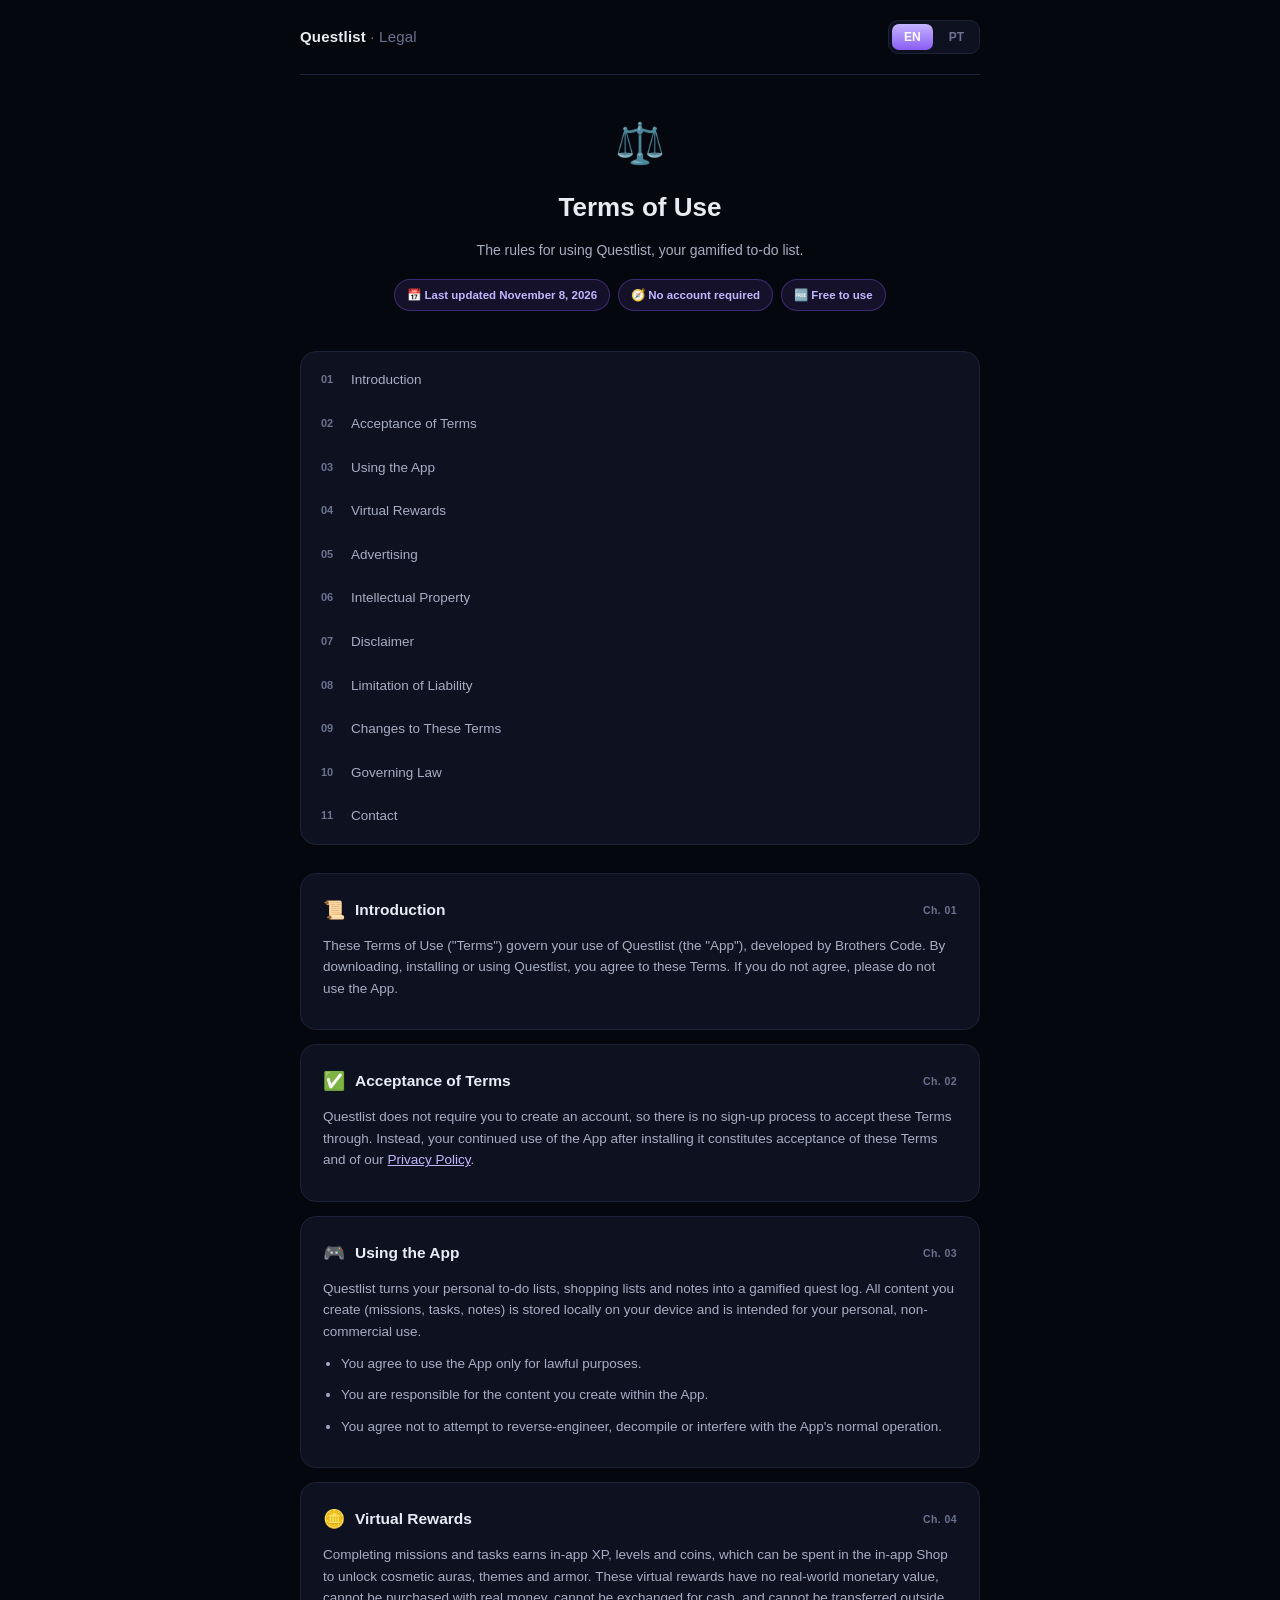
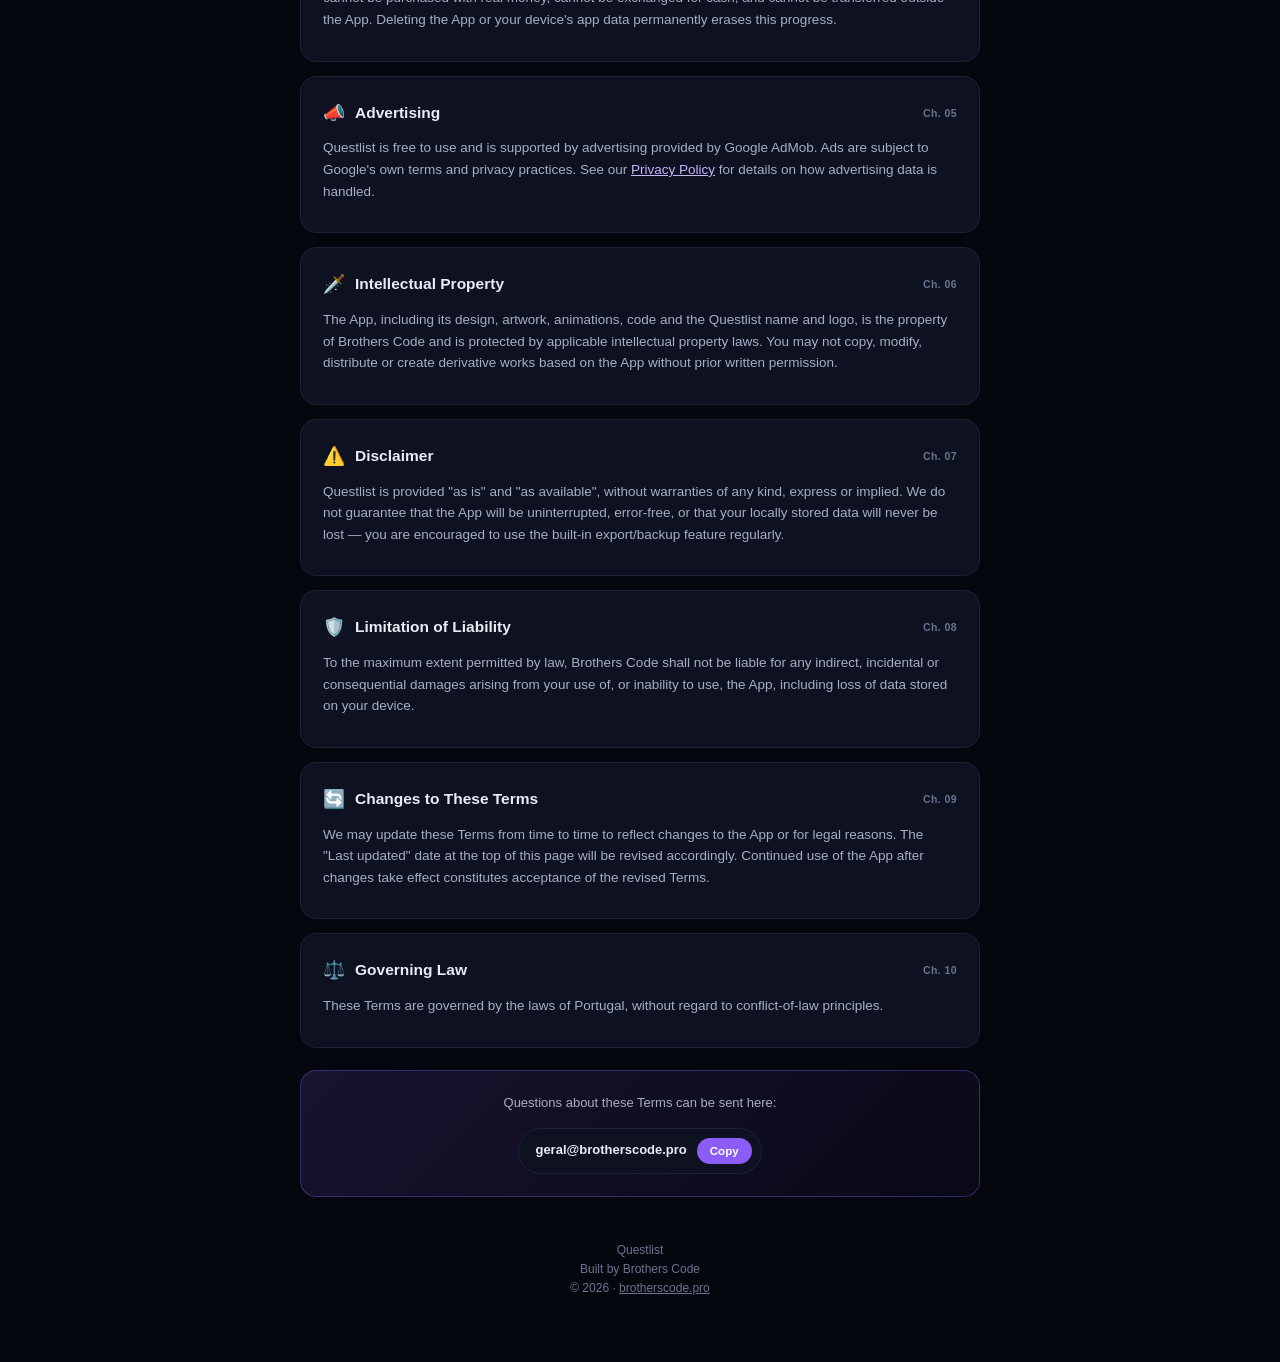
<file: questlist/terms/index.html>
<!DOCTYPE html>
<html lang="en" data-lang="en">
<head>
<meta charset="UTF-8">
<meta name="viewport" content="width=device-width, initial-scale=1, viewport-fit=cover">
<meta name="theme-color" content="#05070F">
<title>Questlist · Terms of Use</title>
<style>
  :root {
    --bg: #05070F;
    --card: #0D1120;
    --card-border: #1C2338;
    --text: #E9ECF5;
    --text-secondary: #A7AEC4;
    --text-muted: #6B7390;
    --accent: #8B5CF6;
    --accent-light: #C4B5FD;
    --pill-bg: rgba(139, 92, 246, 0.12);
    --pill-border: rgba(139, 92, 246, 0.35);
  }

  * { box-sizing: border-box; }

  body {
    margin: 0;
    background: var(--bg);
    color: var(--text);
    font-family: -apple-system, BlinkMacSystemFont, "Segoe UI", Roboto, Helvetica, Arial, sans-serif;
    line-height: 1.6;
    -webkit-font-smoothing: antialiased;
  }

  .wrap {
    max-width: 720px;
    margin: 0 auto;
    padding: 0 20px 64px;
  }

  header.topbar {
    display: flex;
    align-items: center;
    justify-content: space-between;
    padding: 20px 0;
    border-bottom: 1px solid var(--card-border);
    margin-bottom: 36px;
  }

  .brand {
    font-weight: 700;
    font-size: 15px;
    color: var(--text);
    letter-spacing: 0.2px;
  }

  .brand span { color: var(--text-muted); font-weight: 500; }

  .lang-toggle {
    display: flex;
    gap: 4px;
    background: var(--card);
    border: 1px solid var(--card-border);
    border-radius: 10px;
    padding: 3px;
  }

  .lang-toggle button {
    border: none;
    background: transparent;
    color: var(--text-muted);
    font-size: 12px;
    font-weight: 700;
    padding: 6px 12px;
    border-radius: 7px;
    cursor: pointer;
  }

  .lang-toggle button.active {
    background: linear-gradient(180deg, var(--accent-light), var(--accent));
    color: #fff;
  }

  .hero { text-align: center; margin-bottom: 40px; }
  .hero .icon { font-size: 40px; margin-bottom: 12px; }
  .hero h1 { font-size: 26px; margin: 0 0 10px; font-weight: 800; }
  .hero p.subtitle { color: var(--text-secondary); font-size: 14px; max-width: 480px; margin: 0 auto 18px; }

  .badges { display: flex; flex-wrap: wrap; gap: 8px; justify-content: center; }
  .badge {
    font-size: 11.5px;
    font-weight: 600;
    color: var(--accent-light);
    background: var(--pill-bg);
    border: 1px solid var(--pill-border);
    padding: 6px 12px;
    border-radius: 999px;
  }

  nav.toc {
    background: var(--card);
    border: 1px solid var(--card-border);
    border-radius: 16px;
    padding: 6px;
    margin-bottom: 28px;
  }
  nav.toc a {
    display: flex;
    align-items: center;
    gap: 10px;
    padding: 11px 14px;
    color: var(--text-secondary);
    text-decoration: none;
    font-size: 13.5px;
    border-radius: 11px;
  }
  nav.toc a:hover { background: rgba(255,255,255,0.03); color: var(--text); }
  nav.toc a .n {
    font-size: 11px;
    font-weight: 800;
    color: var(--text-muted);
    width: 20px;
  }

  section.chapter {
    background: var(--card);
    border: 1px solid var(--card-border);
    border-radius: 16px;
    padding: 22px 22px 20px;
    margin-bottom: 14px;
    scroll-margin-top: 20px;
  }
  section.chapter .chap-head {
    display: flex;
    align-items: center;
    gap: 10px;
    margin-bottom: 10px;
  }
  section.chapter .chap-head .emoji { font-size: 18px; }
  section.chapter h2 {
    font-size: 15.5px;
    margin: 0;
    font-weight: 700;
    flex: 1;
  }
  section.chapter .chap-label {
    font-size: 10.5px;
    font-weight: 700;
    color: var(--text-muted);
    letter-spacing: 0.4px;
  }
  section.chapter p, section.chapter li {
    font-size: 13.5px;
    color: var(--text-secondary);
    margin: 0 0 10px;
  }
  section.chapter ul { padding-left: 18px; margin: 0 0 10px; }
  section.chapter p:last-child, section.chapter ul:last-child { margin-bottom: 0; }

  .contact-card {
    background: linear-gradient(135deg, rgba(139,92,246,0.14), rgba(139,92,246,0.03));
    border: 1px solid var(--pill-border);
    border-radius: 16px;
    padding: 22px;
    text-align: center;
    margin-top: 22px;
  }
  .contact-card p { font-size: 13px; color: var(--text-secondary); margin: 0 0 14px; }
  .email-row {
    display: inline-flex;
    align-items: center;
    gap: 10px;
    background: var(--card);
    border: 1px solid var(--card-border);
    padding: 9px 9px 9px 16px;
    border-radius: 999px;
  }
  .email-row span { font-size: 13px; font-weight: 600; }
  .email-row button {
    border: none;
    background: var(--accent);
    color: #fff;
    font-size: 11.5px;
    font-weight: 700;
    padding: 7px 13px;
    border-radius: 999px;
    cursor: pointer;
  }

  footer {
    text-align: center;
    margin-top: 44px;
    color: var(--text-muted);
    font-size: 12px;
  }
  footer a { color: var(--text-muted); }

  [data-i18n-pt] { display: none; }
  html[data-lang="pt"] [data-i18n-en] { display: none; }
  html[data-lang="pt"] [data-i18n-pt] { display: revert; }
</style>
</head>
<body>
<div class="wrap">

  <header class="topbar">
    <div class="brand">Questlist <span>· Legal</span></div>
    <div class="lang-toggle">
      <button id="btn-en" class="active" onclick="setLang('en')">EN</button>
      <button id="btn-pt" onclick="setLang('pt')">PT</button>
    </div>
  </header>

  <div class="hero">
    <div class="icon">⚖️</div>
    <h1 data-i18n-en>Terms of Use</h1>
    <h1 data-i18n-pt>Termos de Utilização</h1>
    <p class="subtitle" data-i18n-en>The rules for using Questlist, your gamified to-do list.</p>
    <p class="subtitle" data-i18n-pt>As regras para usares o Questlist, a tua lista de tarefas gamificada.</p>
    <div class="badges">
      <span class="badge" data-i18n-en>📅 Last updated November 8, 2026</span>
      <span class="badge" data-i18n-pt>📅 Última atualização: 8 de novembro de 2026</span>
      <span class="badge" data-i18n-en>🧭 No account required</span>
      <span class="badge" data-i18n-pt>🧭 Sem conta necessária</span>
      <span class="badge" data-i18n-en>🆓 Free to use</span>
      <span class="badge" data-i18n-pt>🆓 Grátis</span>
    </div>
  </div>

  <nav class="toc">
    <a href="#intro"><span class="n">01</span><span data-i18n-en>Introduction</span><span data-i18n-pt>Introdução</span></a>
    <a href="#acceptance"><span class="n">02</span><span data-i18n-en>Acceptance of Terms</span><span data-i18n-pt>Aceitação dos Termos</span></a>
    <a href="#use"><span class="n">03</span><span data-i18n-en>Using the App</span><span data-i18n-pt>Utilização da App</span></a>
    <a href="#rewards"><span class="n">04</span><span data-i18n-en>Virtual Rewards</span><span data-i18n-pt>Recompensas Virtuais</span></a>
    <a href="#ads"><span class="n">05</span><span data-i18n-en>Advertising</span><span data-i18n-pt>Publicidade</span></a>
    <a href="#ip"><span class="n">06</span><span data-i18n-en>Intellectual Property</span><span data-i18n-pt>Propriedade Intelectual</span></a>
    <a href="#disclaimer"><span class="n">07</span><span data-i18n-en>Disclaimer</span><span data-i18n-pt>Isenção de Garantias</span></a>
    <a href="#liability"><span class="n">08</span><span data-i18n-en>Limitation of Liability</span><span data-i18n-pt>Limitação de Responsabilidade</span></a>
    <a href="#changes"><span class="n">09</span><span data-i18n-en>Changes to These Terms</span><span data-i18n-pt>Alterações a Estes Termos</span></a>
    <a href="#law"><span class="n">10</span><span data-i18n-en>Governing Law</span><span data-i18n-pt>Lei Aplicável</span></a>
    <a href="#contact"><span class="n">11</span><span data-i18n-en>Contact</span><span data-i18n-pt>Contacto</span></a>
  </nav>

  <section class="chapter" id="intro">
    <div class="chap-head"><span class="emoji">📜</span><h2 data-i18n-en>Introduction</h2><h2 data-i18n-pt>Introdução</h2><span class="chap-label">Ch. 01</span></div>
    <p data-i18n-en>These Terms of Use ("Terms") govern your use of Questlist (the "App"), developed by Brothers Code. By downloading, installing or using Questlist, you agree to these Terms. If you do not agree, please do not use the App.</p>
    <p data-i18n-pt>Estes Termos de Utilização ("Termos") regulam a utilização do Questlist (a "App"), desenvolvida pela Brothers Code. Ao descarregar, instalar ou utilizar o Questlist, aceitas estes Termos. Se não concordares, por favor não utilizes a App.</p>
  </section>

  <section class="chapter" id="acceptance">
    <div class="chap-head"><span class="emoji">✅</span><h2 data-i18n-en>Acceptance of Terms</h2><h2 data-i18n-pt>Aceitação dos Termos</h2><span class="chap-label">Ch. 02</span></div>
    <p data-i18n-en>Questlist does not require you to create an account, so there is no sign-up process to accept these Terms through. Instead, your continued use of the App after installing it constitutes acceptance of these Terms and of our <a href="/questlist/privacy" style="color:var(--accent-light)">Privacy Policy</a>.</p>
    <p data-i18n-pt>O Questlist não exige a criação de conta, por isso não há um processo de registo para aceitares estes Termos. Em vez disso, continuares a usar a App depois de a instalares constitui a aceitação destes Termos e da nossa <a href="/questlist/privacy" style="color:var(--accent-light)">Política de Privacidade</a>.</p>
  </section>

  <section class="chapter" id="use">
    <div class="chap-head"><span class="emoji">🎮</span><h2 data-i18n-en>Using the App</h2><h2 data-i18n-pt>Utilização da App</h2><span class="chap-label">Ch. 03</span></div>
    <p data-i18n-en>Questlist turns your personal to-do lists, shopping lists and notes into a gamified quest log. All content you create (missions, tasks, notes) is stored locally on your device and is intended for your personal, non-commercial use.</p>
    <ul>
      <li data-i18n-en>You agree to use the App only for lawful purposes.</li>
      <li data-i18n-en>You are responsible for the content you create within the App.</li>
      <li data-i18n-en>You agree not to attempt to reverse-engineer, decompile or interfere with the App's normal operation.</li>
    </ul>
    <p data-i18n-pt>O Questlist transforma as tuas listas de tarefas, listas de compras e notas pessoais num diário de missões gamificado. Todo o conteúdo que crias (missões, tarefas, notas) é guardado localmente no teu dispositivo e destina-se ao teu uso pessoal e não comercial.</p>
    <ul>
      <li data-i18n-pt>Concordas em usar a App apenas para fins lícitos.</li>
      <li data-i18n-pt>És responsável pelo conteúdo que crias dentro da App.</li>
      <li data-i18n-pt>Concordas em não tentar fazer engenharia reversa, descompilar ou interferir com o funcionamento normal da App.</li>
    </ul>
  </section>

  <section class="chapter" id="rewards">
    <div class="chap-head"><span class="emoji">🪙</span><h2 data-i18n-en>Virtual Rewards</h2><h2 data-i18n-pt>Recompensas Virtuais</h2><span class="chap-label">Ch. 04</span></div>
    <p data-i18n-en>Completing missions and tasks earns in-app XP, levels and coins, which can be spent in the in-app Shop to unlock cosmetic auras, themes and armor. These virtual rewards have no real-world monetary value, cannot be purchased with real money, cannot be exchanged for cash, and cannot be transferred outside the App. Deleting the App or your device's app data permanently erases this progress.</p>
    <p data-i18n-pt>Ao completar missões e tarefas ganhas XP, níveis e moedas dentro da app, que podem ser gastos na Loja interna para desbloquear auras, temas e armaduras cosméticas. Estas recompensas virtuais não têm qualquer valor monetário real, não podem ser compradas com dinheiro real, não podem ser trocadas por dinheiro, e não podem ser transferidas para fora da App. Apagar a App ou os dados da app no teu dispositivo apaga este progresso de forma permanente.</p>
  </section>

  <section class="chapter" id="ads">
    <div class="chap-head"><span class="emoji">📣</span><h2 data-i18n-en>Advertising</h2><h2 data-i18n-pt>Publicidade</h2><span class="chap-label">Ch. 05</span></div>
    <p data-i18n-en>Questlist is free to use and is supported by advertising provided by Google AdMob. Ads are subject to Google's own terms and privacy practices. See our <a href="/questlist/privacy" style="color:var(--accent-light)">Privacy Policy</a> for details on how advertising data is handled.</p>
    <p data-i18n-pt>O Questlist é gratuito e é financiado por publicidade fornecida pela Google AdMob. Os anúncios estão sujeitos aos próprios termos e práticas de privacidade da Google. Consulta a nossa <a href="/questlist/privacy" style="color:var(--accent-light)">Política de Privacidade</a> para mais detalhes sobre como os dados de publicidade são tratados.</p>
  </section>

  <section class="chapter" id="ip">
    <div class="chap-head"><span class="emoji">🗡️</span><h2 data-i18n-en>Intellectual Property</h2><h2 data-i18n-pt>Propriedade Intelectual</h2><span class="chap-label">Ch. 06</span></div>
    <p data-i18n-en>The App, including its design, artwork, animations, code and the Questlist name and logo, is the property of Brothers Code and is protected by applicable intellectual property laws. You may not copy, modify, distribute or create derivative works based on the App without prior written permission.</p>
    <p data-i18n-pt>A App, incluindo o seu design, ilustrações, animações, código e o nome e logótipo Questlist, é propriedade da Brothers Code e está protegida pelas leis de propriedade intelectual aplicáveis. Não podes copiar, modificar, distribuir ou criar obras derivadas com base na App sem autorização prévia por escrito.</p>
  </section>

  <section class="chapter" id="disclaimer">
    <div class="chap-head"><span class="emoji">⚠️</span><h2 data-i18n-en>Disclaimer</h2><h2 data-i18n-pt>Isenção de Garantias</h2><span class="chap-label">Ch. 07</span></div>
    <p data-i18n-en>Questlist is provided "as is" and "as available", without warranties of any kind, express or implied. We do not guarantee that the App will be uninterrupted, error-free, or that your locally stored data will never be lost — you are encouraged to use the built-in export/backup feature regularly.</p>
    <p data-i18n-pt>O Questlist é fornecido "tal como está" e "conforme disponível", sem garantias de qualquer tipo, expressas ou implícitas. Não garantimos que a App funcione de forma ininterrupta, sem erros, nem que os teus dados guardados localmente nunca se percam — recomendamos que uses regularmente a funcionalidade de exportar/backup já incluída na App.</p>
  </section>

  <section class="chapter" id="liability">
    <div class="chap-head"><span class="emoji">🛡️</span><h2 data-i18n-en>Limitation of Liability</h2><h2 data-i18n-pt>Limitação de Responsabilidade</h2><span class="chap-label">Ch. 08</span></div>
    <p data-i18n-en>To the maximum extent permitted by law, Brothers Code shall not be liable for any indirect, incidental or consequential damages arising from your use of, or inability to use, the App, including loss of data stored on your device.</p>
    <p data-i18n-pt>Na medida máxima permitida por lei, a Brothers Code não será responsável por quaisquer danos indiretos, incidentais ou consequenciais resultantes da utilização, ou da impossibilidade de utilizar, a App, incluindo a perda de dados guardados no teu dispositivo.</p>
  </section>

  <section class="chapter" id="changes">
    <div class="chap-head"><span class="emoji">🔄</span><h2 data-i18n-en>Changes to These Terms</h2><h2 data-i18n-pt>Alterações a Estes Termos</h2><span class="chap-label">Ch. 09</span></div>
    <p data-i18n-en>We may update these Terms from time to time to reflect changes to the App or for legal reasons. The "Last updated" date at the top of this page will be revised accordingly. Continued use of the App after changes take effect constitutes acceptance of the revised Terms.</p>
    <p data-i18n-pt>Podemos atualizar estes Termos periodicamente para refletir alterações à App ou por motivos legais. A data de "Última atualização" no topo desta página será revista em conformidade. Continuar a usar a App depois das alterações entrarem em vigor constitui a aceitação dos Termos revistos.</p>
  </section>

  <section class="chapter" id="law">
    <div class="chap-head"><span class="emoji">⚖️</span><h2 data-i18n-en>Governing Law</h2><h2 data-i18n-pt>Lei Aplicável</h2><span class="chap-label">Ch. 10</span></div>
    <p data-i18n-en>These Terms are governed by the laws of Portugal, without regard to conflict-of-law principles.</p>
    <p data-i18n-pt>Estes Termos regem-se pela lei portuguesa, sem prejuízo das disposições sobre conflitos de leis.</p>
  </section>

  <div class="contact-card" id="contact">
    <p data-i18n-en>Questions about these Terms can be sent here:</p>
    <p data-i18n-pt>Questões sobre estes Termos podem ser enviadas para aqui:</p>
    <div class="email-row">
      <span id="email-text">geral@brotherscode.pro</span>
      <button onclick="copyEmail()" id="copy-btn" data-i18n-en>Copy</button>
      <button onclick="copyEmail()" id="copy-btn-pt" data-i18n-pt>Copiar</button>
    </div>
  </div>

  <footer>
    <div>Questlist</div>
    <div data-i18n-en>Built by Brothers Code</div>
    <div data-i18n-pt>Feito pela Brothers Code</div>
    <div>© 2026 · <a href="https://brotherscode.pro">brotherscode.pro</a></div>
  </footer>

</div>

<script>
function setLang(lang) {
  document.documentElement.setAttribute('data-lang', lang);
  document.getElementById('btn-en').classList.toggle('active', lang === 'en');
  document.getElementById('btn-pt').classList.toggle('active', lang === 'pt');
  try { localStorage.setItem('questlist-legal-lang', lang); } catch (e) {}
}
function copyEmail() {
  const email = document.getElementById('email-text').textContent;
  if (navigator.clipboard) navigator.clipboard.writeText(email).catch(function(){});
}
(function () {
  try {
    const saved = localStorage.getItem('questlist-legal-lang');
    if (saved === 'pt') setLang('pt');
  } catch (e) {}
})();
</script>

</body>
</html>
</file>
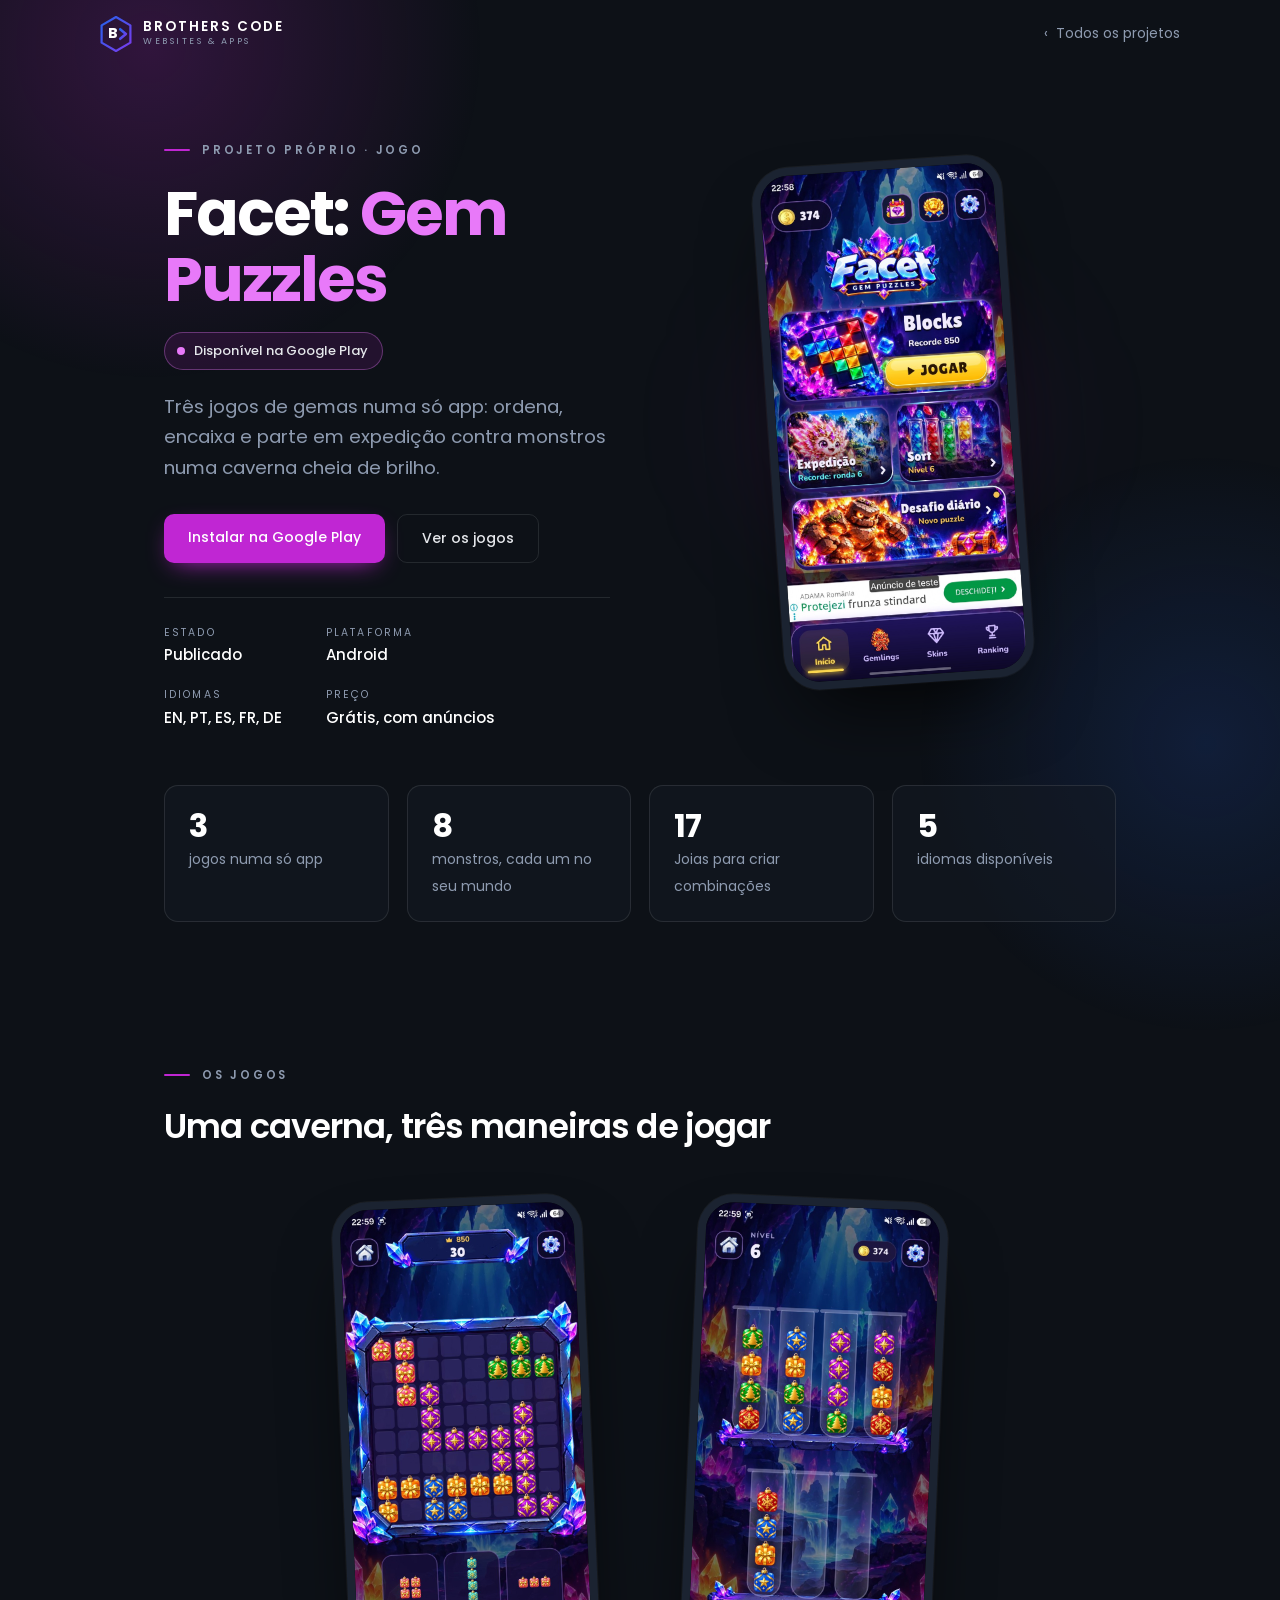
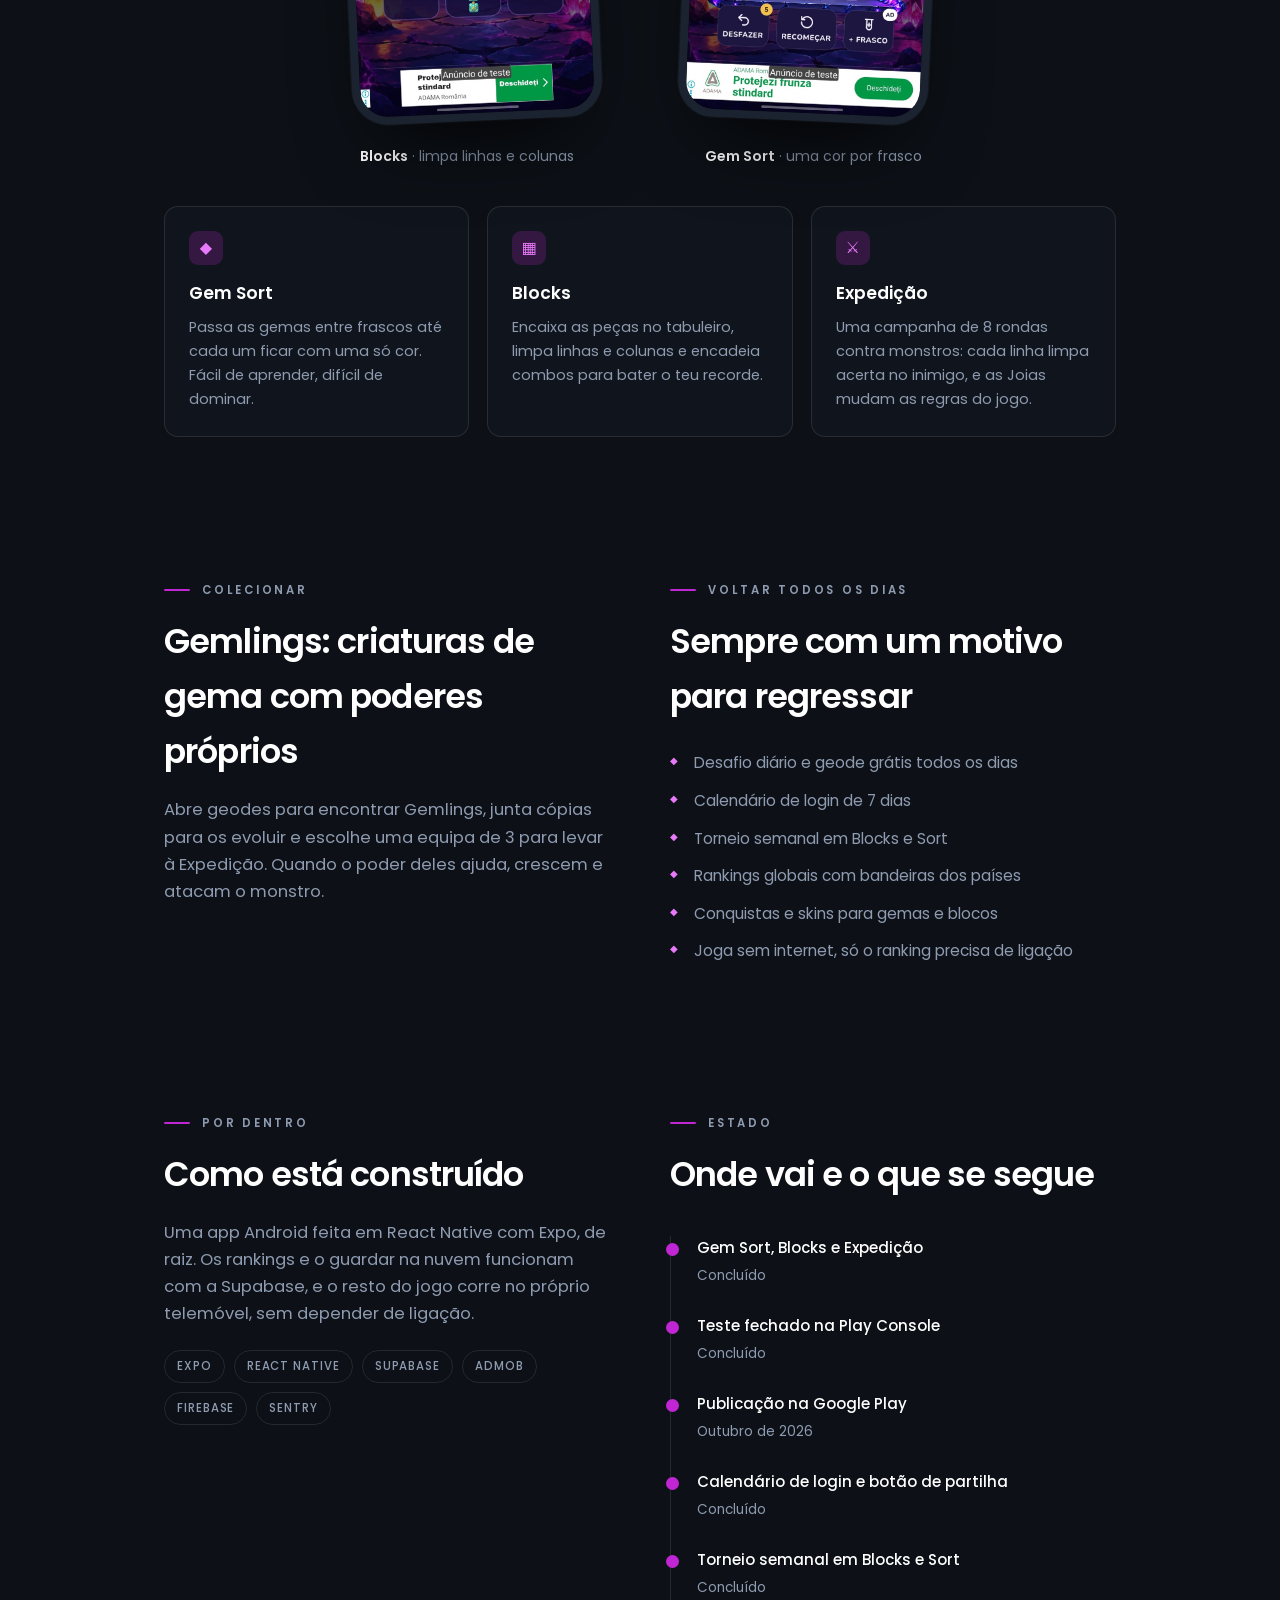
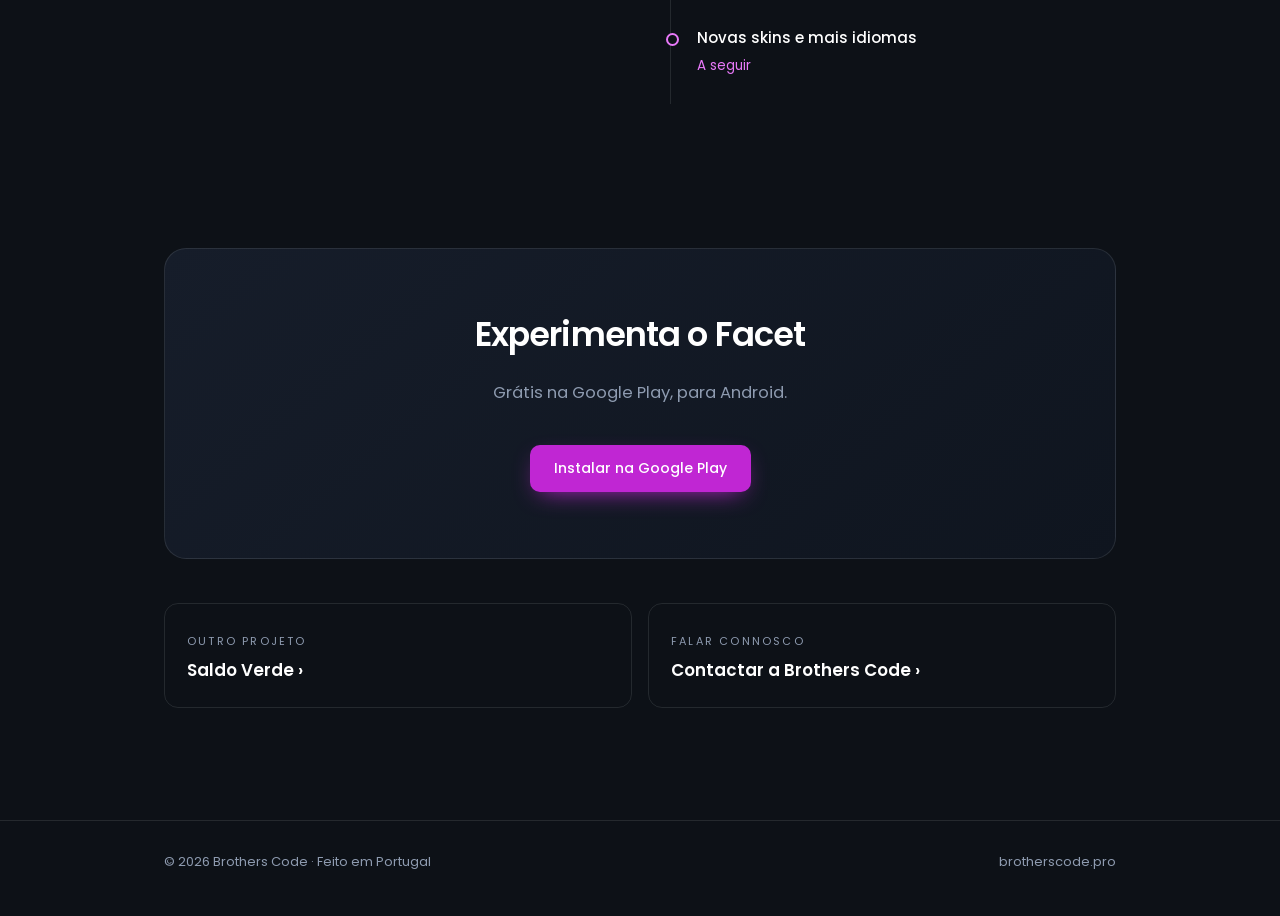
<file: projetos/facet.html>
<!DOCTYPE html>
<html lang="pt-PT">
<head>
<meta charset="utf-8">
<meta name="viewport" content="width=device-width, initial-scale=1">
<title>Facet: Gem Puzzles — Brothers Code</title>
<meta name="description" content="Facet: Gem Puzzles junta três jogos de gemas numa só app: Gem Sort, Blocks e Expedição. Disponível na Google Play. Um projeto Brothers Code.">
<meta name="theme-color" content="#0D1117">
<meta property="og:title" content="Facet: Gem Puzzles — Brothers Code">
<meta property="og:description" content="Três jogos de gemas numa só app: Gem Sort, Blocks e Expedição. Disponível na Google Play.">
<meta property="og:type" content="article">
<meta property="og:url" content="https://brotherscode.pro/projetos/facet">
<meta property="og:locale" content="pt_PT">
<meta property="og:image" content="https://brotherscode.pro/brand/og-image.png">
<meta name="twitter:card" content="summary_large_image">
<link rel="canonical" href="https://brotherscode.pro/projetos/facet">
<link rel="icon" href="/brand/favicon.ico" sizes="any">
<link rel="icon" type="image/png" sizes="32x32" href="/brand/favicon-32.png">
<link rel="apple-touch-icon" href="/brand/apple-touch-icon.png">
<link rel="preconnect" href="https://fonts.googleapis.com">
<link rel="preconnect" href="https://fonts.gstatic.com" crossorigin>
<link href="https://fonts.googleapis.com/css2?family=Poppins:wght@400;500;600;700&display=swap" rel="stylesheet">
<link rel="stylesheet" href="/assets/projeto.css">
<style>
  :root{--accent:#C026D3;--accent-soft:rgba(192,38,211,.20);--accent-text:#E879F9;}
  .accent{color:var(--accent-text);}
  .feat .ic{color:var(--accent-text);}

  /* mockup do telemovel */
  .phone{position:relative;width:250px;border-radius:36px;background:#05070A;
    border:8px solid #1B2331;box-shadow:0 40px 80px -30px rgba(0,0,0,.9),0 0 0 1px rgba(229,231,235,.06);
    overflow:hidden;transform:rotate(-4deg);transition:transform .6s cubic-bezier(.16,.84,.28,1);}
  .stage:hover .phone{transform:rotate(0) translateY(-8px);}
  .phone img{display:block;width:100%;height:auto;}

  /* galeria de ecras */
  .galeria{display:flex;justify-content:center;flex-wrap:wrap;gap:40px clamp(32px,8vw,96px);margin-top:44px;}
  .galeria figure{margin:0;}
  .galeria .phone{transform:rotate(-2.5deg);}
  .galeria figure:nth-child(2) .phone{transform:rotate(2.5deg);}
  .galeria figure:hover .phone{transform:rotate(0) translateY(-8px);}
  .galeria figcaption{margin-top:24px;text-align:center;font-size:14px;color:var(--muted);}
  .galeria figcaption b{color:var(--white);font-weight:600;}

  /* selo Play Store */
  .live{display:inline-flex;align-items:center;gap:9px;margin-top:20px;padding:7px 14px 7px 12px;
    border:1px solid rgba(232,121,249,.34);border-radius:99px;background:rgba(192,38,211,.12);
    font-size:13px;font-weight:500;color:var(--text);}
  .live i{width:8px;height:8px;border-radius:50%;background:var(--accent-text);flex:none;}

  .phero .meta{display:grid;grid-template-columns:repeat(2,auto);justify-content:start;gap:18px 44px;}

  /* numeros */
  .nums{display:grid;grid-template-columns:repeat(4,1fr);gap:18px;}
  .num{border:1px solid var(--line);border-radius:14px;padding:22px 24px;background:rgba(20,26,36,.55);}
  .num b{display:block;font-size:2rem;font-weight:700;letter-spacing:-.03em;color:var(--white);line-height:1.15;}
  .num span{font-size:14px;color:var(--muted);}
  @media(max-width:760px){.nums{grid-template-columns:1fr 1fr;}}

  .lista{list-style:none;margin:20px 0 0;padding:0;}
  .lista li{position:relative;padding:6px 0 6px 24px;color:var(--muted);font-size:15.5px;}
  .lista li::before{content:"◆";position:absolute;left:0;top:9px;font-size:10px;color:var(--accent-text);}

  .tl.now::before{background:var(--bg);border-color:var(--accent-text);}
  .tl.now span{color:var(--accent-text);}
</style>
</head>
<body>
<div class="orb a" aria-hidden="true"></div><div class="orb b" aria-hidden="true"></div>

<header>
  <div class="wrap bar">
    <a class="mark" href="/" aria-label="Brothers Code, início">
      <svg viewBox="0 0 100 112" aria-hidden="true">
        <defs><linearGradient id="g1" x1="0" y1="0" x2="1" y2="1">
          <stop offset="0%" stop-color="#2563EB"/><stop offset="100%" stop-color="#7C3AED"/>
        </linearGradient></defs>
        <path d="M50 3 95 29v54L50 109 5 83V29z" fill="none" stroke="url(#g1)" stroke-width="7" stroke-linejoin="round"/>
        <text x="24" y="70" font-family="Poppins,sans-serif" font-weight="700" font-size="46" fill="#fff">B</text>
        <path d="M63 41l18 15-18 15" fill="none" stroke="url(#g1)" stroke-width="8" stroke-linecap="round" stroke-linejoin="round"/>
      </svg>
      <span class="mark-txt"><b>BROTHERS CODE</b><span>WEBSITES &amp; APPS</span></span>
    </a>
    <a class="back" href="/#projetos"><i>&#8249;</i> <span class="back-full">Todos os projetos</span><span class="back-short">Projetos</span></a>
  </div>
</header>

<main>
  <section class="phero">
    <div class="wrap two">
      <div>
        <div class="eyebrow">Projeto próprio · Jogo</div>
        <h1>Facet: <span class="accent">Gem Puzzles</span></h1>
        <div class="live"><i aria-hidden="true"></i>Disponível na Google Play</div>
        <p class="lead">Três jogos de gemas numa só app: ordena, encaixa e parte em expedição contra monstros numa caverna cheia de brilho.</p>
        <div class="cta">
          <a class="btn solid" href="https://play.google.com/store/apps/details?id=pro.brotherscode.facet" target="_blank" rel="noopener">Instalar na Google Play</a>
          <a class="btn ghost" href="#jogos">Ver os jogos</a>
        </div>
        <div class="meta">
          <div><span>Estado</span><b>Publicado</b></div>
          <div><span>Plataforma</span><b>Android</b></div>
          <div><span>Idiomas</span><b>EN, PT, ES, FR, DE</b></div>
          <div><span>Preço</span><b>Grátis, com anúncios</b></div>
        </div>
      </div>
      <div class="stage">
        <div class="phone">
          <img src="/assets/facet-inicio.jpg" width="720" height="1560" alt="Ecrã inicial do Facet com os modos Blocks, Expedição, Sort e Desafio diário">
        </div>
      </div>
    </div>
  </section>

  <section style="padding-top:0">
    <div class="wrap">
      <div class="nums rv">
        <div class="num"><b>3</b><span>jogos numa só app</span></div>
        <div class="num"><b>8</b><span>monstros, cada um no seu mundo</span></div>
        <div class="num"><b>17</b><span>Joias para criar combinações</span></div>
        <div class="num"><b>5</b><span>idiomas disponíveis</span></div>
      </div>
    </div>
  </section>

  <section id="jogos">
    <div class="wrap">
      <div class="rv">
        <div class="eyebrow">Os jogos</div>
        <h2>Uma caverna, três maneiras de jogar</h2>
      </div>
      <div class="galeria rv">
        <figure>
          <div class="phone"><img src="/assets/facet-blocks.jpg" width="720" height="1560" alt="Tabuleiro do Blocks com peças de Natal" loading="lazy"></div>
          <figcaption><b>Blocks</b> · limpa linhas e colunas</figcaption>
        </figure>
        <figure>
          <div class="phone"><img src="/assets/facet-sort.jpg" width="720" height="1560" alt="Nível 6 do Gem Sort com frascos e peças de Natal" loading="lazy"></div>
          <figcaption><b>Gem Sort</b> · uma cor por frasco</figcaption>
        </figure>
      </div>
      <div class="feats">
        <div class="feat rv"><div class="ic">◆</div><h3>Gem Sort</h3>
          <p>Passa as gemas entre frascos até cada um ficar com uma só cor. Fácil de aprender, difícil de dominar.</p></div>
        <div class="feat rv"><div class="ic">▦</div><h3>Blocks</h3>
          <p>Encaixa as peças no tabuleiro, limpa linhas e colunas e encadeia combos para bater o teu recorde.</p></div>
        <div class="feat rv"><div class="ic">⚔</div><h3>Expedição</h3>
          <p>Uma campanha de 8 rondas contra monstros: cada linha limpa acerta no inimigo, e as Joias mudam as regras do jogo.</p></div>
      </div>
    </div>
  </section>

  <section>
    <div class="wrap two">
      <div class="rv">
        <div class="eyebrow">Colecionar</div>
        <h2>Gemlings: criaturas de gema com poderes próprios</h2>
        <p>Abre geodes para encontrar Gemlings, junta cópias para os evoluir e escolhe uma equipa de 3 para levar à Expedição. Quando o poder deles ajuda, crescem e atacam o monstro.</p>
      </div>
      <div class="rv">
        <div class="eyebrow">Voltar todos os dias</div>
        <h2>Sempre com um motivo para regressar</h2>
        <ul class="lista">
          <li>Desafio diário e geode grátis todos os dias</li>
          <li>Calendário de login de 7 dias</li>
          <li>Torneio semanal em Blocks e Sort</li>
          <li>Rankings globais com bandeiras dos países</li>
          <li>Conquistas e skins para gemas e blocos</li>
          <li>Joga sem internet, só o ranking precisa de ligação</li>
        </ul>
      </div>
    </div>
  </section>

  <section>
    <div class="wrap two">
      <div class="rv">
        <div class="eyebrow">Por dentro</div>
        <h2>Como está construído</h2>
        <p>Uma app Android feita em React Native com Expo, de raiz. Os rankings e o guardar na nuvem funcionam com a Supabase, e o resto do jogo corre no próprio telemóvel, sem depender de ligação.</p>
        <div class="stack">
          <span>Expo</span><span>React Native</span><span>Supabase</span><span>AdMob</span><span>Firebase</span><span>Sentry</span>
        </div>
      </div>
      <div class="rv">
        <div class="eyebrow">Estado</div>
        <h2>Onde vai e o que se segue</h2>
        <div class="timeline">
          <div class="tl done"><b>Gem Sort, Blocks e Expedição</b><span>Concluído</span></div>
          <div class="tl done"><b>Teste fechado na Play Console</b><span>Concluído</span></div>
          <div class="tl done"><b>Publicação na Google Play</b><span>Outubro de 2026</span></div>
          <div class="tl done"><b>Calendário de login e botão de partilha</b><span>Concluído</span></div>
          <div class="tl done"><b>Torneio semanal em Blocks e Sort</b><span>Concluído</span></div>
          <div class="tl now"><b>Novas skins e mais idiomas</b><span>A seguir</span></div>
        </div>
      </div>
    </div>
  </section>

  <section>
    <div class="wrap">
      <div class="endcta rv">
        <h2>Experimenta o Facet</h2>
        <p>Grátis na Google Play, para Android.</p>
        <a class="btn solid" href="https://play.google.com/store/apps/details?id=pro.brotherscode.facet" target="_blank" rel="noopener">Instalar na Google Play</a>
      </div>
      <div class="sisters">
        <a class="sister" href="/projetos/saldo-verde.html"><span>Outro projeto</span><b>Saldo Verde &#8250;</b></a>
        <a class="sister" href="/#contacto"><span>Falar connosco</span><b>Contactar a Brothers Code &#8250;</b></a>
      </div>
    </div>
  </section>
</main>

<footer>
  <div class="wrap foot">
    <div>© 2026 Brothers Code · Feito em Portugal</div>
    <div><a href="/">brotherscode.pro</a></div>
  </div>
</footer>

<script>
(function(){
  var h=document.querySelector('header');
  addEventListener('scroll',function(){h.classList.toggle('stuck',scrollY>12);},{passive:true});
  if('IntersectionObserver' in window){
    var io=new IntersectionObserver(function(es){es.forEach(function(e){
      if(e.isIntersecting){e.target.classList.add('in');io.unobserve(e.target);}});},
      {threshold:.15,rootMargin:'0px 0px -6% 0px'});
    document.querySelectorAll('.rv').forEach(function(el){io.observe(el);});
  } else document.querySelectorAll('.rv').forEach(function(el){el.classList.add('in');});
})();
</script>
</body>
</html>
</file>
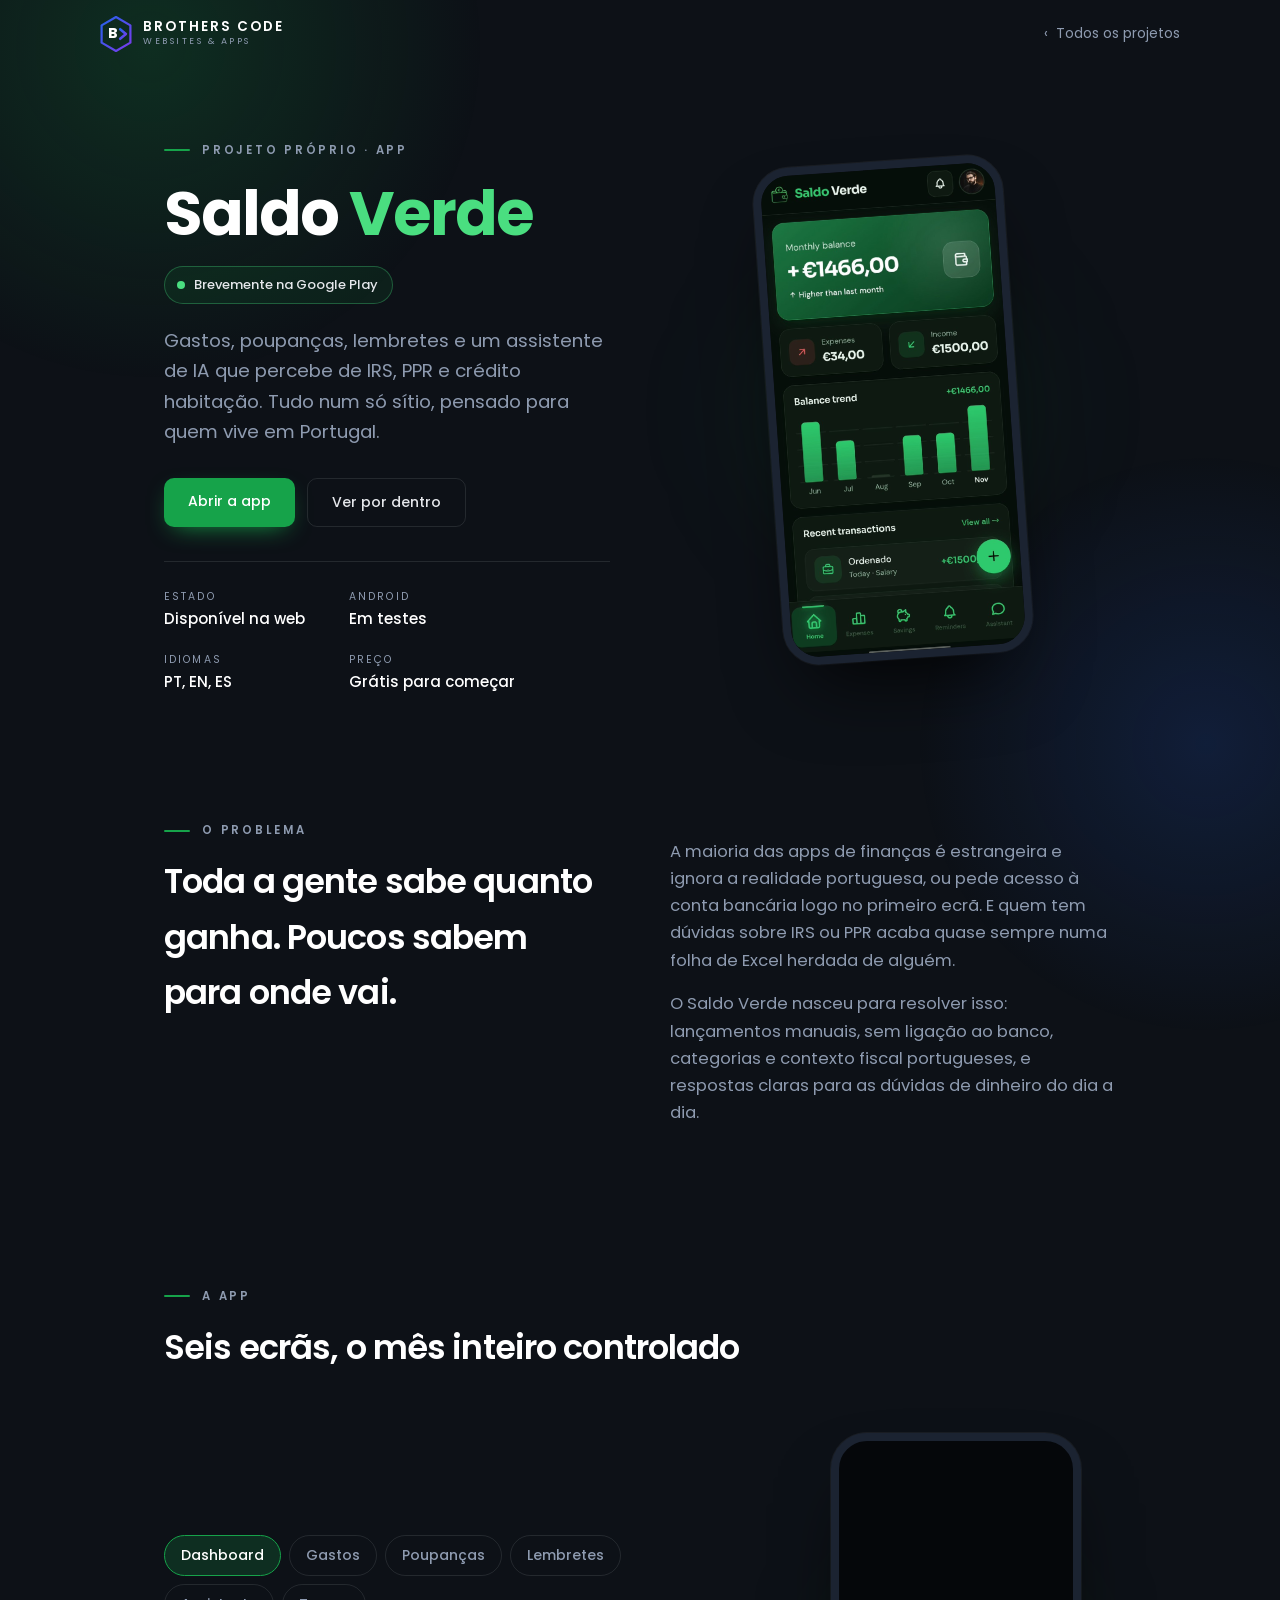
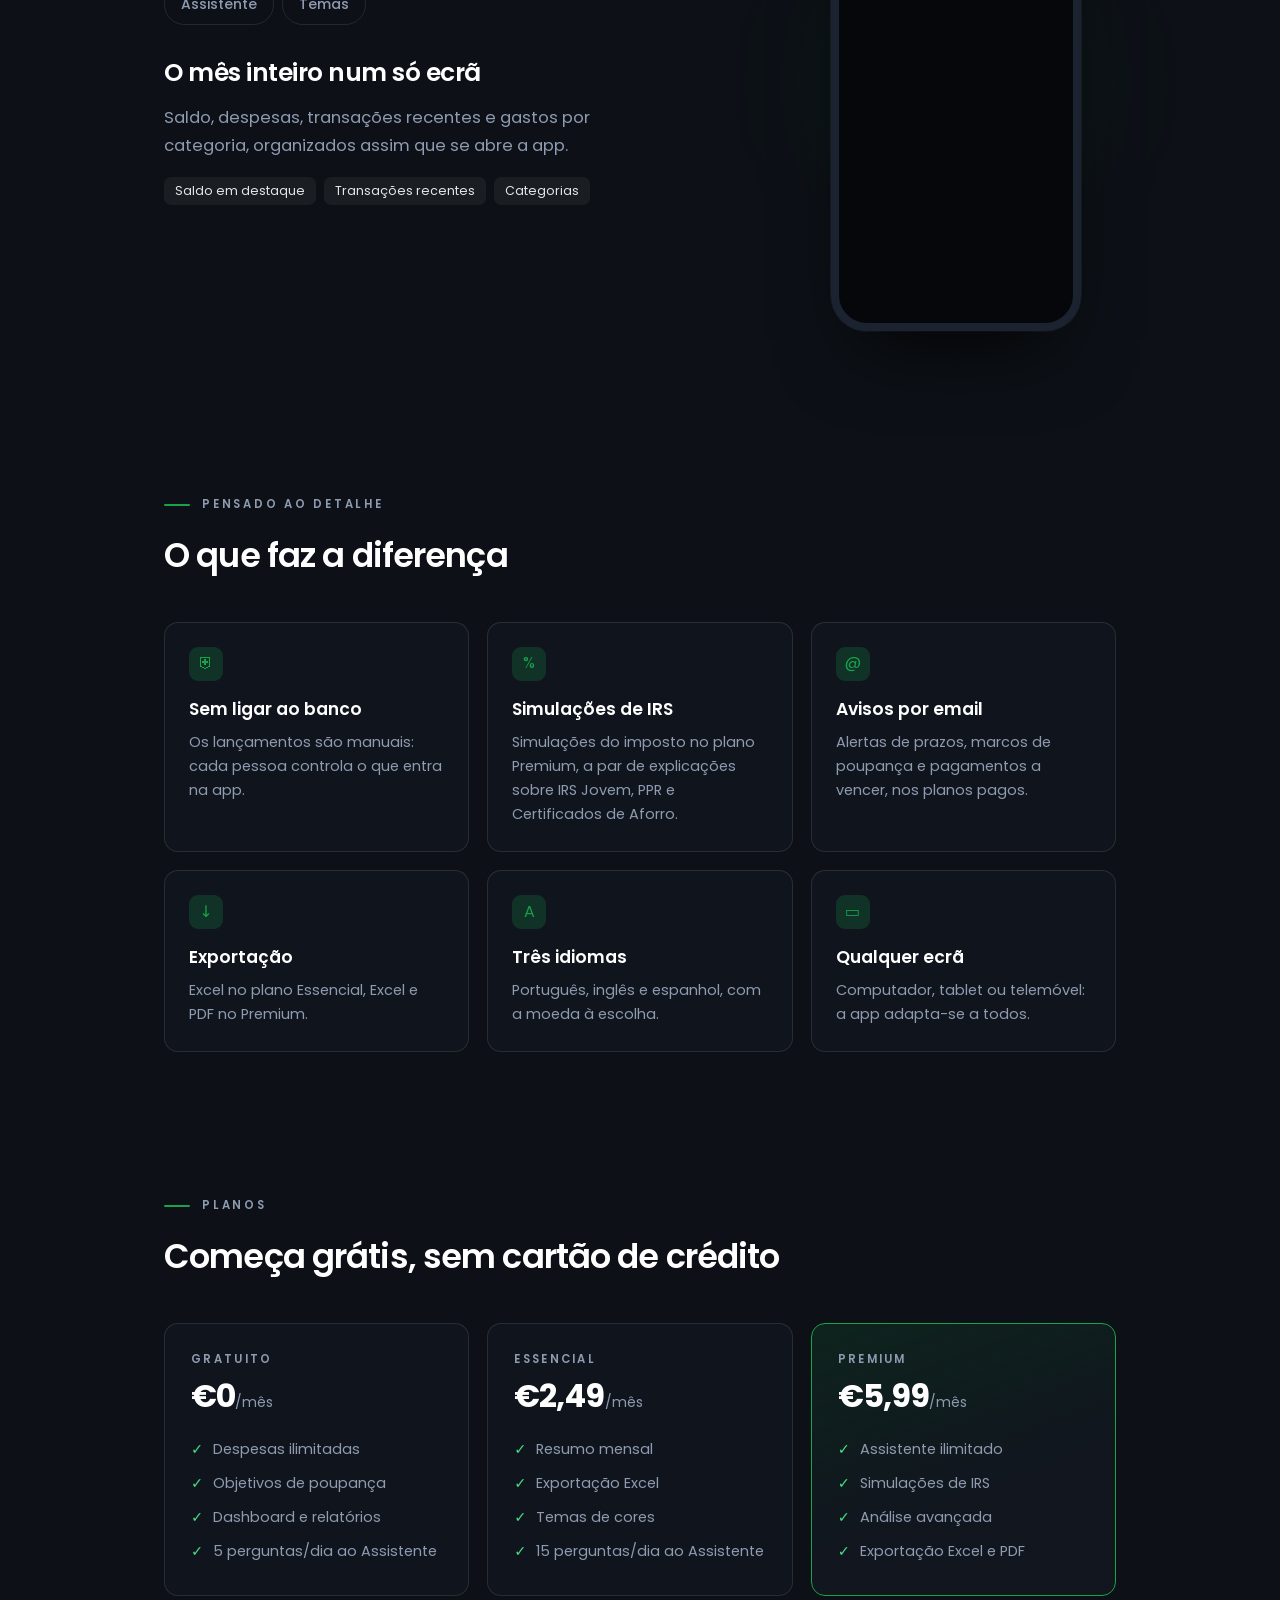
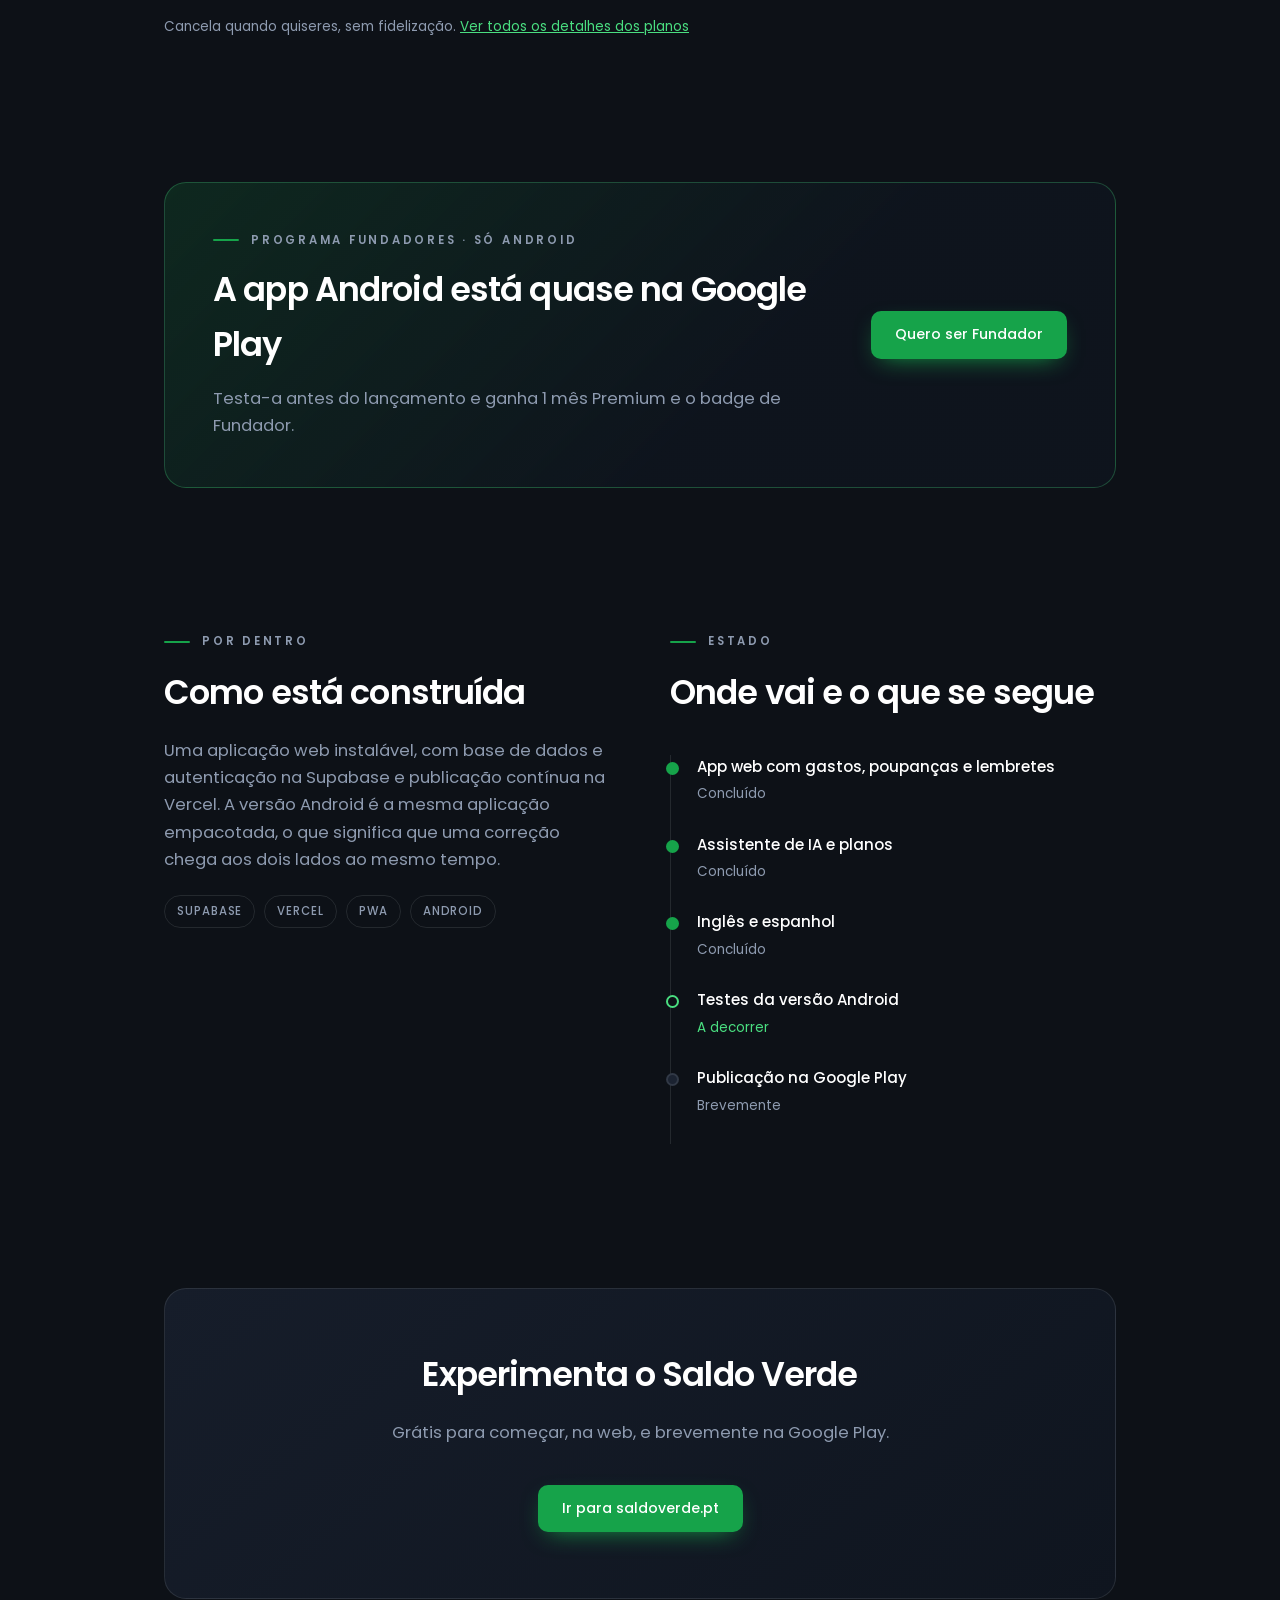
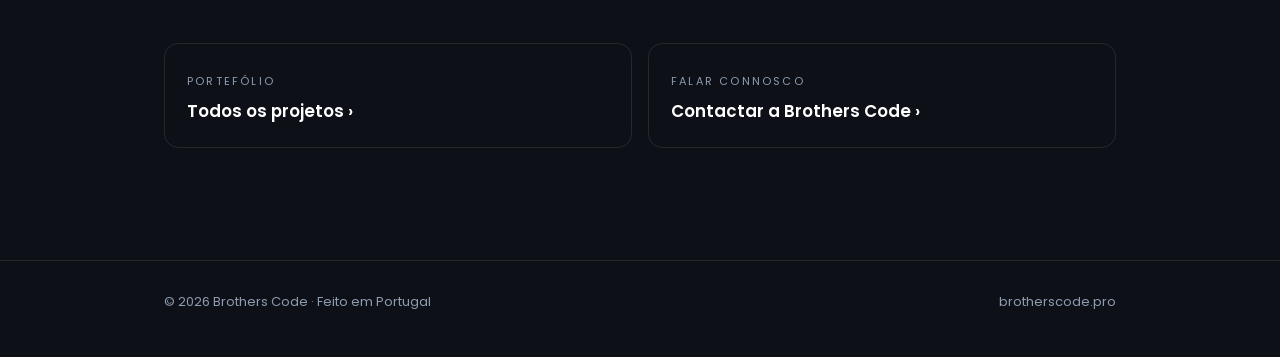
<file: projetos/saldo-verde.html>
<!DOCTYPE html>
<html lang="pt-PT">
<head>
<meta charset="utf-8">
<meta name="viewport" content="width=device-width, initial-scale=1">
<title>Saldo Verde — Brothers Code</title>
<meta name="description" content="Saldo Verde: gastos, poupanças, lembretes e um assistente de IA para as finanças em Portugal. Disponível na web e brevemente na Google Play. Um projeto Brothers Code.">
<meta name="theme-color" content="#0D1117">
<meta property="og:title" content="Saldo Verde — Brothers Code">
<meta property="og:description" content="Gastos, poupanças, lembretes e um assistente de IA para as finanças em Portugal. Brevemente na Google Play.">
<meta property="og:type" content="article">
<meta property="og:url" content="https://brotherscode.pro/projetos/saldo-verde">
<meta property="og:locale" content="pt_PT">
<meta property="og:image" content="https://brotherscode.pro/brand/og-image.png">
<meta name="twitter:card" content="summary_large_image">
<link rel="canonical" href="https://brotherscode.pro/projetos/saldo-verde">
<link rel="icon" href="/brand/favicon.ico" sizes="any">
<link rel="icon" type="image/png" sizes="32x32" href="/brand/favicon-32.png">
<link rel="apple-touch-icon" href="/brand/apple-touch-icon.png">
<link rel="preconnect" href="https://fonts.googleapis.com">
<link rel="preconnect" href="https://fonts.gstatic.com" crossorigin>
<link href="https://fonts.googleapis.com/css2?family=Poppins:wght@400;500;600;700&display=swap" rel="stylesheet">
<link rel="stylesheet" href="/assets/projeto.css">
<style>
  :root{--accent:#16A34A;--accent-soft:rgba(22,163,74,.20);--accent-text:#4ADE80;}
  .accent{color:var(--accent-text);}

  /* mockup do telemovel */
  .phone{position:relative;width:250px;height:498px;border-radius:36px;background:#05070A;
    border:8px solid #1B2331;box-shadow:0 40px 80px -30px rgba(0,0,0,.9),0 0 0 1px rgba(229,231,235,.06);
    overflow:hidden;transform:rotate(-4deg);transition:transform .6s cubic-bezier(.16,.84,.28,1);}
  .stage:hover .phone{transform:rotate(0) translateY(-8px);}
  .phone img,.phone video{display:block;width:100%;height:100%;object-fit:cover;}

  .phero .meta{display:grid;grid-template-columns:repeat(2,auto);justify-content:start;gap:18px 44px;}

  /* selo Play Store */
  .soon{display:inline-flex;align-items:center;gap:9px;margin-top:20px;padding:7px 14px 7px 12px;
    border:1px solid rgba(74,222,128,.32);border-radius:99px;background:rgba(22,163,74,.10);
    font-size:13px;font-weight:500;color:var(--text);}
  .soon i{width:8px;height:8px;border-radius:50%;background:var(--accent-text);flex:none;
    animation:pulso 2.4s ease-in-out infinite;}
  @keyframes pulso{0%,100%{box-shadow:0 0 0 0 rgba(74,222,128,.5);}50%{box-shadow:0 0 0 7px rgba(74,222,128,0);}}

  /* ecras da app */
  .show{display:grid;grid-template-columns:minmax(0,1fr) 320px;gap:clamp(28px,6vw,72px);align-items:center;margin-top:38px;}
  .show .stage .phone{transform:none;}
  .tabs{display:flex;flex-wrap:wrap;gap:8px;}
  .tab{font:inherit;font-size:14px;font-weight:500;color:var(--muted);background:transparent;cursor:pointer;
    border:1px solid var(--line);border-radius:99px;padding:8px 16px;white-space:nowrap;
    transition:color .25s,border-color .25s,background .25s;}
  .tab:hover{color:var(--white);border-color:var(--accent);}
  .tab[aria-selected="true"]{color:var(--white);background:var(--accent-soft);border-color:var(--accent);}
  .tab:focus-visible{outline:2px solid var(--accent-text);outline-offset:2px;}
  .panel{margin-top:28px;min-height:176px;}
  .panel h3{font-size:clamp(1.25rem,2.6vw,1.55rem);letter-spacing:-.02em;margin-bottom:10px;}
  .panel p{margin:0;max-width:46ch;}
  .tags{display:flex;flex-wrap:wrap;gap:8px;margin:18px 0 0;padding:0;list-style:none;}
  .tags li{font-size:12.5px;color:var(--text);padding:4px 11px;border-radius:7px;background:rgba(229,231,235,.06);}
  @media(max-width:860px){
    .show{grid-template-columns:minmax(0,1fr);}
    .tabs{flex-wrap:nowrap;overflow-x:auto;margin:0 calc(var(--pad) * -1);padding:2px var(--pad);
      scrollbar-width:none;}
    .tabs::-webkit-scrollbar{display:none;}
    .panel{min-height:0;}
  }

  /* planos */
  .plans{display:grid;grid-template-columns:repeat(3,1fr);gap:18px;margin-top:38px;}
  .plan{display:flex;flex-direction:column;border:1px solid var(--line);border-radius:14px;padding:26px;background:rgba(20,26,36,.55);}
  .plan.top{border-color:var(--accent);background:linear-gradient(160deg,rgba(22,163,74,.13),rgba(20,26,36,.6) 60%);}
  .plan .nome{font-size:11.5px;font-weight:600;letter-spacing:.2em;text-transform:uppercase;color:var(--muted);}
  .plan .preco{font-size:2rem;font-weight:700;letter-spacing:-.03em;color:var(--white);margin-top:8px;line-height:1.2;}
  .plan .preco small{font-size:14px;font-weight:400;letter-spacing:0;color:var(--muted);}
  .plan ul{list-style:none;margin:18px 0 0;padding:0;}
  .plan li{position:relative;padding:5px 0 5px 22px;font-size:14.5px;color:var(--muted);}
  .plan li::before{content:"✓";position:absolute;left:0;color:var(--accent-text);font-weight:600;}
  .nota{margin:20px 0 0;font-size:13.5px;}
  @media(max-width:860px){.plans{grid-template-columns:1fr;}}

  /* fundadores */
  .founders{display:grid;grid-template-columns:minmax(0,1fr) auto;gap:20px 40px;align-items:center;
    border:1px solid rgba(74,222,128,.28);border-radius:22px;padding:clamp(28px,5vw,48px);
    background:linear-gradient(135deg,rgba(22,163,74,.16),rgba(15,21,31,.8) 62%);}
  .founders h2{margin-top:12px;}
  .founders p{margin:12px 0 0;max-width:52ch;}
  @media(max-width:760px){.founders{grid-template-columns:minmax(0,1fr);}}

  .tl.now::before{background:var(--bg);border-color:var(--accent-text);}
  .tl.now span{color:var(--accent-text);}
</style>
</head>
<body>
<div class="orb a" aria-hidden="true"></div><div class="orb b" aria-hidden="true"></div>

<header>
  <div class="wrap bar">
    <a class="mark" href="/" aria-label="Brothers Code, início">
      <svg viewBox="0 0 100 112" aria-hidden="true">
        <defs><linearGradient id="g1" x1="0" y1="0" x2="1" y2="1">
          <stop offset="0%" stop-color="#2563EB"/><stop offset="100%" stop-color="#7C3AED"/>
        </linearGradient></defs>
        <path d="M50 3 95 29v54L50 109 5 83V29z" fill="none" stroke="url(#g1)" stroke-width="7" stroke-linejoin="round"/>
        <text x="24" y="70" font-family="Poppins,sans-serif" font-weight="700" font-size="46" fill="#fff">B</text>
        <path d="M63 41l18 15-18 15" fill="none" stroke="url(#g1)" stroke-width="8" stroke-linecap="round" stroke-linejoin="round"/>
      </svg>
      <span class="mark-txt"><b>BROTHERS CODE</b><span>WEBSITES &amp; APPS</span></span>
    </a>
    <a class="back" href="/#projetos"><i>&#8249;</i> <span class="back-full">Todos os projetos</span><span class="back-short">Projetos</span></a>
  </div>
</header>

<main>
  <section class="phero">
    <div class="wrap two">
      <div>
        <div class="eyebrow">Projeto próprio · App</div>
        <h1>Saldo <span class="accent">Verde</span></h1>
        <div class="soon"><i aria-hidden="true"></i>Brevemente na Google Play</div>
        <p class="lead">Gastos, poupanças, lembretes e um assistente de IA que percebe de IRS, PPR e crédito habitação. Tudo num só sítio, pensado para quem vive em Portugal.</p>
        <div class="cta">
          <a class="btn solid" href="https://saldoverde.pt" target="_blank" rel="noopener">Abrir a app</a>
          <a class="btn ghost" href="#ecras">Ver por dentro</a>
        </div>
        <div class="meta">
          <div><span>Estado</span><b>Disponível na web</b></div>
          <div><span>Android</span><b>Em testes</b></div>
          <div><span>Idiomas</span><b>PT, EN, ES</b></div>
          <div><span>Preço</span><b>Grátis para começar</b></div>
        </div>
      </div>
      <div class="stage">
        <div class="phone">
          <img src="/assets/saldo-verde-app.jpg" width="720" height="1505" alt="Ecrã inicial do Saldo Verde com saldo mensal, despesas, receitas e evolução do saldo">
        </div>
      </div>
    </div>
  </section>

  <section>
    <div class="wrap two">
      <div class="rv">
        <div class="eyebrow">O problema</div>
        <h2>Toda a gente sabe quanto ganha. Poucos sabem para onde vai.</h2>
      </div>
      <div class="rv">
        <p>A maioria das apps de finanças é estrangeira e ignora a realidade portuguesa, ou pede acesso à conta bancária logo no primeiro ecrã. E quem tem dúvidas sobre IRS ou PPR acaba quase sempre numa folha de Excel herdada de alguém.</p>
        <p>O Saldo Verde nasceu para resolver isso: lançamentos manuais, sem ligação ao banco, categorias e contexto fiscal portugueses, e respostas claras para as dúvidas de dinheiro do dia a dia.</p>
      </div>
    </div>
  </section>

  <section id="ecras">
    <div class="wrap">
      <div class="rv">
        <div class="eyebrow">A app</div>
        <h2>Seis ecrãs, o mês inteiro controlado</h2>
      </div>
      <div class="show rv">
        <div>
          <div class="tabs" role="tablist" aria-label="Ecrãs da app">
            <button class="tab" role="tab" type="button" id="tab-0" aria-controls="painel" aria-selected="true">Dashboard</button>
            <button class="tab" role="tab" type="button" id="tab-1" aria-controls="painel" aria-selected="false" tabindex="-1">Gastos</button>
            <button class="tab" role="tab" type="button" id="tab-2" aria-controls="painel" aria-selected="false" tabindex="-1">Poupanças</button>
            <button class="tab" role="tab" type="button" id="tab-3" aria-controls="painel" aria-selected="false" tabindex="-1">Lembretes</button>
            <button class="tab" role="tab" type="button" id="tab-4" aria-controls="painel" aria-selected="false" tabindex="-1">Assistente</button>
            <button class="tab" role="tab" type="button" id="tab-5" aria-controls="painel" aria-selected="false" tabindex="-1">Temas</button>
          </div>
          <div class="panel" id="painel" role="tabpanel" aria-labelledby="tab-0" aria-live="polite">
            <h3 id="p-titulo">O mês inteiro num só ecrã</h3>
            <p id="p-texto">Saldo, despesas, transações recentes e gastos por categoria, organizados assim que se abre a app.</p>
            <ul class="tags" id="p-tags"><li>Saldo em destaque</li><li>Transações recentes</li><li>Categorias</li></ul>
          </div>
        </div>
        <div class="stage">
          <div class="phone">
            <video id="ecra" src="https://saldoverde.pt/img/app-mobile.mp4" autoplay loop muted playsinline preload="metadata" aria-label="Ecrã Dashboard do Saldo Verde"></video>
          </div>
        </div>
      </div>
    </div>
  </section>

  <section id="funcionalidades">
    <div class="wrap">
      <div class="rv">
        <div class="eyebrow">Pensado ao detalhe</div>
        <h2>O que faz a diferença</h2>
      </div>
      <div class="feats">
        <div class="feat rv"><div class="ic">⛨</div><h3>Sem ligar ao banco</h3>
          <p>Os lançamentos são manuais: cada pessoa controla o que entra na app.</p></div>
        <div class="feat rv"><div class="ic">%</div><h3>Simulações de IRS</h3>
          <p>Simulações do imposto no plano Premium, a par de explicações sobre IRS Jovem, PPR e Certificados de Aforro.</p></div>
        <div class="feat rv"><div class="ic">@</div><h3>Avisos por email</h3>
          <p>Alertas de prazos, marcos de poupança e pagamentos a vencer, nos planos pagos.</p></div>
        <div class="feat rv"><div class="ic">↓</div><h3>Exportação</h3>
          <p>Excel no plano Essencial, Excel e PDF no Premium.</p></div>
        <div class="feat rv"><div class="ic">A</div><h3>Três idiomas</h3>
          <p>Português, inglês e espanhol, com a moeda à escolha.</p></div>
        <div class="feat rv"><div class="ic">▭</div><h3>Qualquer ecrã</h3>
          <p>Computador, tablet ou telemóvel: a app adapta-se a todos.</p></div>
      </div>
    </div>
  </section>

  <section id="planos">
    <div class="wrap">
      <div class="rv">
        <div class="eyebrow">Planos</div>
        <h2>Começa grátis, sem cartão de crédito</h2>
      </div>
      <div class="plans">
        <div class="plan rv">
          <div class="nome">Gratuito</div>
          <div class="preco">€0<small>/mês</small></div>
          <ul>
            <li>Despesas ilimitadas</li>
            <li>Objetivos de poupança</li>
            <li>Dashboard e relatórios</li>
            <li>5 perguntas/dia ao Assistente</li>
          </ul>
        </div>
        <div class="plan rv">
          <div class="nome">Essencial</div>
          <div class="preco">€2,49<small>/mês</small></div>
          <ul>
            <li>Resumo mensal</li>
            <li>Exportação Excel</li>
            <li>Temas de cores</li>
            <li>15 perguntas/dia ao Assistente</li>
          </ul>
        </div>
        <div class="plan top rv">
          <div class="nome">Premium</div>
          <div class="preco">€5,99<small>/mês</small></div>
          <ul>
            <li>Assistente ilimitado</li>
            <li>Simulações de IRS</li>
            <li>Análise avançada</li>
            <li>Exportação Excel e PDF</li>
          </ul>
        </div>
      </div>
      <p class="nota">Cancela quando quiseres, sem fidelização. <a class="accent" href="https://saldoverde.pt/#planos" target="_blank" rel="noopener">Ver todos os detalhes dos planos</a></p>
    </div>
  </section>

  <section id="android">
    <div class="wrap">
      <div class="founders rv">
        <div>
          <div class="eyebrow">Programa Fundadores · Só Android</div>
          <h2>A app Android está quase na Google Play</h2>
          <p>Testa-a antes do lançamento e ganha 1 mês Premium e o badge de Fundador.</p>
        </div>
        <a class="btn solid" href="https://saldoverde.pt/beta.html?origem=brotherscode" target="_blank" rel="noopener">Quero ser Fundador</a>
      </div>
    </div>
  </section>

  <section>
    <div class="wrap two">
      <div class="rv">
        <div class="eyebrow">Por dentro</div>
        <h2>Como está construída</h2>
        <p>Uma aplicação web instalável, com base de dados e autenticação na Supabase e publicação contínua na Vercel. A versão Android é a mesma aplicação empacotada, o que significa que uma correção chega aos dois lados ao mesmo tempo.</p>
        <div class="stack">
          <span>Supabase</span><span>Vercel</span><span>PWA</span><span>Android</span>
        </div>
      </div>
      <div class="rv">
        <div class="eyebrow">Estado</div>
        <h2>Onde vai e o que se segue</h2>
        <div class="timeline">
          <div class="tl done"><b>App web com gastos, poupanças e lembretes</b><span>Concluído</span></div>
          <div class="tl done"><b>Assistente de IA e planos</b><span>Concluído</span></div>
          <div class="tl done"><b>Inglês e espanhol</b><span>Concluído</span></div>
          <div class="tl now"><b>Testes da versão Android</b><span>A decorrer</span></div>
          <div class="tl"><b>Publicação na Google Play</b><span>Brevemente</span></div>
        </div>
      </div>
    </div>
  </section>

  <section>
    <div class="wrap">
      <div class="endcta rv">
        <h2>Experimenta o Saldo Verde</h2>
        <p>Grátis para começar, na web, e brevemente na Google Play.</p>
        <a class="btn solid" href="https://saldoverde.pt" target="_blank" rel="noopener">Ir para saldoverde.pt</a>
      </div>
      <div class="sisters">
        <a class="sister" href="/#projetos"><span>Portefólio</span><b>Todos os projetos &#8250;</b></a>
        <a class="sister" href="/#contacto"><span>Falar connosco</span><b>Contactar a Brothers Code &#8250;</b></a>
      </div>
    </div>
  </section>
</main>

<footer>
  <div class="wrap foot">
    <div>© 2026 Brothers Code · Feito em Portugal</div>
    <div><a href="/">brotherscode.pro</a></div>
  </div>
</footer>

<script>
(function(){
  var h=document.querySelector('header');
  addEventListener('scroll',function(){h.classList.toggle('stuck',scrollY>12);},{passive:true});
  if('IntersectionObserver' in window){
    var io=new IntersectionObserver(function(es){es.forEach(function(e){
      if(e.isIntersecting){e.target.classList.add('in');io.unobserve(e.target);}});},
      {threshold:.15,rootMargin:'0px 0px -6% 0px'});
    document.querySelectorAll('.rv').forEach(function(el){io.observe(el);});
  } else document.querySelectorAll('.rv').forEach(function(el){el.classList.add('in');});

  /* ecras da app */
  var ECRAS=[
    {n:'Dashboard',v:'app-mobile',t:'O mês inteiro num só ecrã',d:'Saldo, despesas, transações recentes e gastos por categoria, organizados assim que se abre a app.',g:['Saldo em destaque','Transações recentes','Categorias']},
    {n:'Gastos',v:'shot-gastos-mobile',t:'Para onde vai cada euro',d:'Despesas e receitas categorizadas, com a evolução mês a mês e filtros para perceber os padrões.',g:['Filtros rápidos','Evolução de 6 meses','Por categoria']},
    {n:'Poupanças',v:'shot-poupancas-mobile',t:'Objetivos reais, acompanhados',d:'Metas com ícone, valor-alvo e prazo, e o progresso sempre à vista.',g:['Objetivos','Progresso','Alertas de prazo']},
    {n:'Lembretes',v:'shot-lembretes-mobile',t:'Nenhum pagamento esquecido',d:'Luz, água, renda, seguros ou qualquer outra conta, com o total do mês e o que falta pagar.',g:['Total do mês','Próximo pagamento','Marcar como pago']},
    {n:'Assistente',v:'shot-assistente-mobile',t:'Um assistente de finanças portuguesas',d:'IRS, PPR, Certificados de Aforro e crédito habitação, com respostas adaptadas à realidade portuguesa.',g:['Estima o IRS','Dicas','Crédito']},
    {n:'Temas',v:'shot-temas-mobile',t:'A app com a tua cor',d:'Seis cores, em modo escuro ou claro, guardadas na conta. Disponível a partir do plano Essencial.',g:['6 cores','Escuro e claro','Guardado na conta']}
  ];
  var tabs=[].slice.call(document.querySelectorAll('.tab'));
  var video=document.getElementById('ecra');
  var titulo=document.getElementById('p-titulo'),texto=document.getElementById('p-texto'),
      tags=document.getElementById('p-tags'),painel=document.getElementById('painel');
  var calmo=matchMedia('(prefers-reduced-motion:reduce)').matches;
  if(calmo){video.removeAttribute('autoplay');video.controls=true;}

  function abrir(i,foco){
    var e=ECRAS[i];
    tabs.forEach(function(t,k){
      t.setAttribute('aria-selected',k===i?'true':'false');
      t.tabIndex=k===i?0:-1;
    });
    if(foco)tabs[i].focus();
    tabs[i].scrollIntoView({block:'nearest',inline:'center',behavior:calmo?'auto':'smooth'});
    painel.setAttribute('aria-labelledby','tab-'+i);
    titulo.textContent=e.t;texto.textContent=e.d;
    tags.innerHTML='';
    e.g.forEach(function(x){var li=document.createElement('li');li.textContent=x;tags.appendChild(li);});
    video.src='https://saldoverde.pt/img/'+e.v+'.mp4';
    video.setAttribute('aria-label','Ecrã '+e.n+' do Saldo Verde');
    if(!calmo){var p=video.play();if(p&&p.catch)p.catch(function(){});}
  }
  tabs.forEach(function(t,i){
    t.addEventListener('click',function(){abrir(i);});
    t.addEventListener('keydown',function(ev){
      var d=ev.key==='ArrowRight'?1:ev.key==='ArrowLeft'?-1:0;
      if(!d)return;
      ev.preventDefault();abrir((i+d+tabs.length)%tabs.length,true);
    });
  });
})();
</script>
</body>
</html>
</file>
<file: assets/projeto.css>
/* Brothers Code — folha partilhada das paginas de projeto */
:root{
  --bg:#0D1117; --panel:#141A24; --panel-2:#1B2331;
  --line:rgba(229,231,235,.11);
  --text:#E5E7EB; --muted:#8E9BB0; --white:#fff;
  --blue:#2563EB; --violet:#7C3AED;
  --grad:linear-gradient(100deg,#2563EB,#7C3AED);
  --accent:#7C3AED;            /* cada pagina redefine */
  --accent-soft:rgba(124,58,237,.18);
  --pad:clamp(20px,5vw,64px);
  --e:cubic-bezier(.16,.84,.28,1);
}
*{box-sizing:border-box;}
html{scroll-behavior:smooth;}
body{margin:0;background:var(--bg);color:var(--text);
  font-family:"Poppins",system-ui,sans-serif;font-size:16.5px;line-height:1.65;
  -webkit-font-smoothing:antialiased;overflow-x:hidden;}
::selection{background:var(--accent-soft);color:#fff;}
img{max-width:100%;display:block;}
.wrap{max-width:1080px;margin:0 auto;padding:0 var(--pad);position:relative;z-index:2;}

/* fundo */
.orb{position:fixed;border-radius:50%;z-index:0;pointer-events:none;}
.orb.a{width:60vw;height:60vw;max-width:760px;max-height:760px;left:-18vw;top:-26vw;
  background:radial-gradient(circle,var(--accent-soft),transparent 62%);}
.orb.b{width:52vw;height:52vw;max-width:660px;max-height:660px;right:-20vw;top:46vh;
  background:radial-gradient(circle,rgba(37,99,235,.16),transparent 62%);}

/* header */
header{position:sticky;top:0;z-index:40;border-bottom:1px solid transparent;
  transition:background .35s,border-color .35s;}
header.stuck{background:rgba(13,17,23,.82);backdrop-filter:blur(16px);border-bottom-color:var(--line);}
.bar{display:flex;align-items:center;justify-content:space-between;gap:20px;padding:16px 0;}
.mark{display:flex;align-items:center;gap:11px;text-decoration:none;color:var(--white);}
.mark svg{width:32px;height:36px;}
.mark-txt b{display:block;font-weight:600;font-size:13.5px;letter-spacing:.15em;line-height:1.15;}
.mark-txt span{display:block;font-size:9px;letter-spacing:.28em;color:var(--muted);}
.back{font-size:14px;text-decoration:none;color:var(--muted);display:inline-flex;align-items:center;gap:8px;}
.back:hover{color:var(--white);}
.back i{font-style:normal;transition:transform .3s var(--e);}
/* cabecalho: a marca cede espaco, o link de voltar nunca encolhe */
.bar{min-width:0;}
.mark{min-width:0;flex:0 1 auto;}
.mark svg{flex:none;}
.mark-txt{min-width:0;}
.back{flex:none;white-space:nowrap;}
.back-short{display:none;}
@media(max-width:620px){
  .bar{gap:10px;padding:13px 0;}
  .mark{gap:9px;}
  .mark svg{width:29px;height:33px;}
  .mark-txt b{font-size:12px;letter-spacing:.07em;}
  .mark-txt span{font-size:8px;letter-spacing:.13em;}
  .back{font-size:13px;}
  .back-full{display:none;}
  .back-short{display:inline;}
}
@media(max-width:360px){
  .mark-txt b{font-size:11px;letter-spacing:.03em;}
  .mark-txt span{font-size:7.5px;letter-spacing:.1em;}
}

/* tipografia comum */
.eyebrow{font-size:11.5px;font-weight:600;letter-spacing:.24em;text-transform:uppercase;
  color:var(--muted);display:flex;align-items:center;gap:12px;}
.eyebrow::before{content:"";width:26px;height:2px;background:var(--accent);border-radius:2px;}
h1{font-weight:700;font-size:clamp(2.3rem,6vw,3.9rem);line-height:1.06;letter-spacing:-.032em;
  color:var(--white);margin:20px 0 0;}
h2{font-weight:600;font-size:clamp(1.5rem,3.4vw,2.1rem);letter-spacing:-.026em;color:var(--white);margin:14px 0 0;}
h3{font-weight:600;font-size:1.08rem;color:var(--white);margin:0 0 8px;}
.lead{font-size:clamp(1.02rem,2vw,1.16rem);color:var(--muted);max-width:56ch;margin:22px 0 0;}
p{color:var(--muted);}
.accent{color:var(--accent);}

/* botoes */
.btn{position:relative;display:inline-block;font-size:14px;font-weight:500;text-decoration:none;
  padding:12px 24px;border-radius:10px;color:var(--white);background:var(--grad);overflow:hidden;
  box-shadow:0 8px 24px -10px rgba(124,58,237,.9);transition:transform .25s var(--e),box-shadow .3s;}
.btn:hover{transform:translateY(-2px);box-shadow:0 16px 30px -12px rgba(124,58,237,1);}
.btn.solid{background:var(--accent);box-shadow:0 8px 24px -10px var(--accent);}
.btn.ghost{background:transparent;border:1px solid var(--line);box-shadow:none;color:var(--text);}
.btn.ghost:hover{border-color:var(--accent);color:var(--white);}

/* hero do projeto */
.phero{padding:clamp(44px,8vh,80px) 0 clamp(36px,6vh,64px);}
.phero .cta{display:flex;gap:12px;flex-wrap:wrap;margin-top:30px;}
.meta{display:flex;gap:26px;flex-wrap:wrap;margin-top:34px;padding-top:26px;border-top:1px solid var(--line);}
.meta div span{display:block;font-size:10.5px;letter-spacing:.2em;text-transform:uppercase;color:var(--muted);}
.meta div b{font-weight:500;font-size:15px;color:var(--white);}

/* seccoes */
section{padding:clamp(50px,8vh,90px) 0;}
.two{display:grid;grid-template-columns:1fr 1fr;gap:clamp(28px,5vw,60px);align-items:start;}
@media(max-width:860px){.two{grid-template-columns:1fr;}}

.feats{display:grid;grid-template-columns:repeat(3,1fr);gap:18px;margin-top:38px;}
.feat{border:1px solid var(--line);border-radius:14px;padding:24px;background:rgba(20,26,36,.55);
  transition:border-color .3s,transform .3s var(--e);}
.feat:hover{border-color:var(--accent);transform:translateY(-4px);}
.feat .ic{width:34px;height:34px;border-radius:9px;display:grid;place-items:center;
  background:var(--accent-soft);color:var(--accent);font-size:16px;margin-bottom:14px;}
.feat p{margin:0;font-size:14.5px;}
@media(max-width:860px){.feats{grid-template-columns:1fr;}}

.stack{display:flex;gap:9px;flex-wrap:wrap;margin-top:22px;}
.stack span{font-size:11.5px;font-weight:500;letter-spacing:.08em;text-transform:uppercase;
  color:var(--muted);border:1px solid var(--line);padding:6px 12px;border-radius:99px;}

.timeline{margin-top:34px;border-left:1px solid var(--line);padding-left:26px;}
.tl{position:relative;padding-bottom:26px;}
.tl::before{content:"";position:absolute;left:-31px;top:7px;width:9px;height:9px;border-radius:50%;
  background:var(--panel-2);border:2px solid var(--line);}
.tl.done::before{background:var(--accent);border-color:var(--accent);}
.tl b{display:block;font-weight:500;color:var(--white);font-size:15px;}
.tl span{font-size:13.5px;color:var(--muted);}

/* mockups */
.stage{position:relative;display:grid;place-items:center;padding:20px;}
.stage::before{content:"";position:absolute;width:72%;height:66%;border-radius:50%;filter:blur(64px);
  background:radial-gradient(circle,var(--accent-soft),transparent 68%);}
.shotimg{border-radius:16px;border:1px solid var(--line);box-shadow:0 40px 80px -34px rgba(0,0,0,.9);}

/* faixa final */
.endcta{border-radius:22px;padding:clamp(32px,5vw,58px);text-align:center;
  border:1px solid var(--line);background:linear-gradient(140deg,#161D2A,#0F151F);}
.endcta h2{margin:0 0 10px;}
.endcta .btn{margin-top:22px;}
.sisters{display:grid;grid-template-columns:1fr 1fr;gap:16px;margin-top:44px;}
.sister{border:1px solid var(--line);border-radius:14px;padding:22px;text-decoration:none;
  display:block;transition:border-color .3s,transform .3s var(--e);}
.sister:hover{border-color:var(--accent);transform:translateY(-4px);}
.sister span{font-size:11px;letter-spacing:.2em;text-transform:uppercase;color:var(--muted);}
.sister b{display:block;font-weight:600;color:var(--white);font-size:1.05rem;margin-top:4px;}
@media(max-width:640px){.sisters{grid-template-columns:1fr;}}

footer{border-top:1px solid var(--line);padding:30px 0 44px;margin-top:40px;}
.foot{display:flex;justify-content:space-between;gap:16px;flex-wrap:wrap;font-size:13px;color:var(--muted);}
.foot a{color:var(--muted);text-decoration:none;}
.foot a:hover{color:var(--white);}

/* revelacoes */
.rv{opacity:0;transform:translateY(24px);transition:opacity .8s var(--e),transform .8s var(--e);}
.rv.in{opacity:1;transform:none;}
@media (prefers-reduced-motion:reduce){
  *,*::before,*::after{animation:none !important;transition:none !important;}
  html{scroll-behavior:auto;} .rv{opacity:1;transform:none;}
}
</file>
